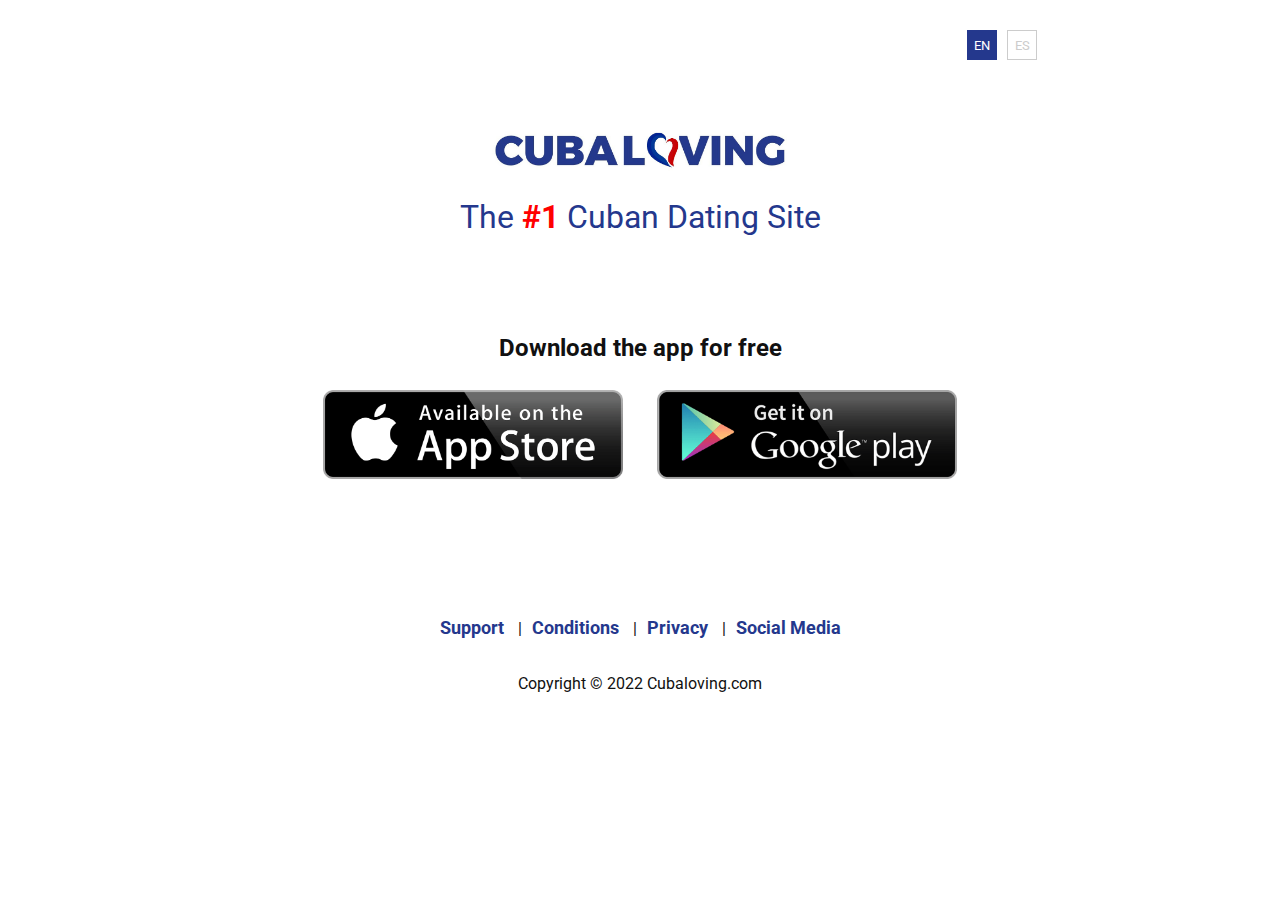
<file: index.html>
<!doctype html>
<html>
<head>
<meta charset="utf-8">
	<meta name="viewport" content="width=device-width, initial-scale=1">
	<link rel="preconnect" href="https://fonts.googleapis.com">
<link rel="preconnect" href="https://fonts.gstatic.com" crossorigin>
<link href="https://fonts.googleapis.com/css2?family=Roboto:ital,wght@0,400;0,700;1,400&display=swap" rel="stylesheet">
<title>Cuba Loving</title>
<link href="css/styles.css" rel="stylesheet" type="text/css">
</head>

<body>
	<div class="wrap">
		<div class="langs">
			<a class="active" href="index.html">EN</a>
			<a href="es_index.html">ES</a>
		</div>
		<div class="logo">
			<a href="index.html"><img src="img/logo.png" alt="CubaLoving logo"></a>
		</div>
		<div class="slogan">The <span>#1</span> Cuban Dating Site</div>
		
		
		<div class="download">
			<span>Download the app for free</span>
			<div class="overflow">
				<a href="#" target="_blank">
					<img src="img/appStore.png" alt="AppStore">
				</a>
				<a href="#" target="_blank">
					<img src="img/appGooglePlay.png" alt="GooglePlay">
				</a>
			</div>
		</div>
		
		<div class="menu">
			<ul>
				<li><a href="support.html">Support</a></li>
				<li><a href="conditions.html">Conditions</a></li>
				<li><a href="privacy.html">Privacy</a></li>
				<li><a href="https://www.instagram.com/cubaloving/" target="_blank">Social Media</a></li>
			</ul>
			<p>Copyright &copy; 2022 Cubaloving.com</p>
		</div>
		
		
		
		
	</div>
</body>
</html>
</file>
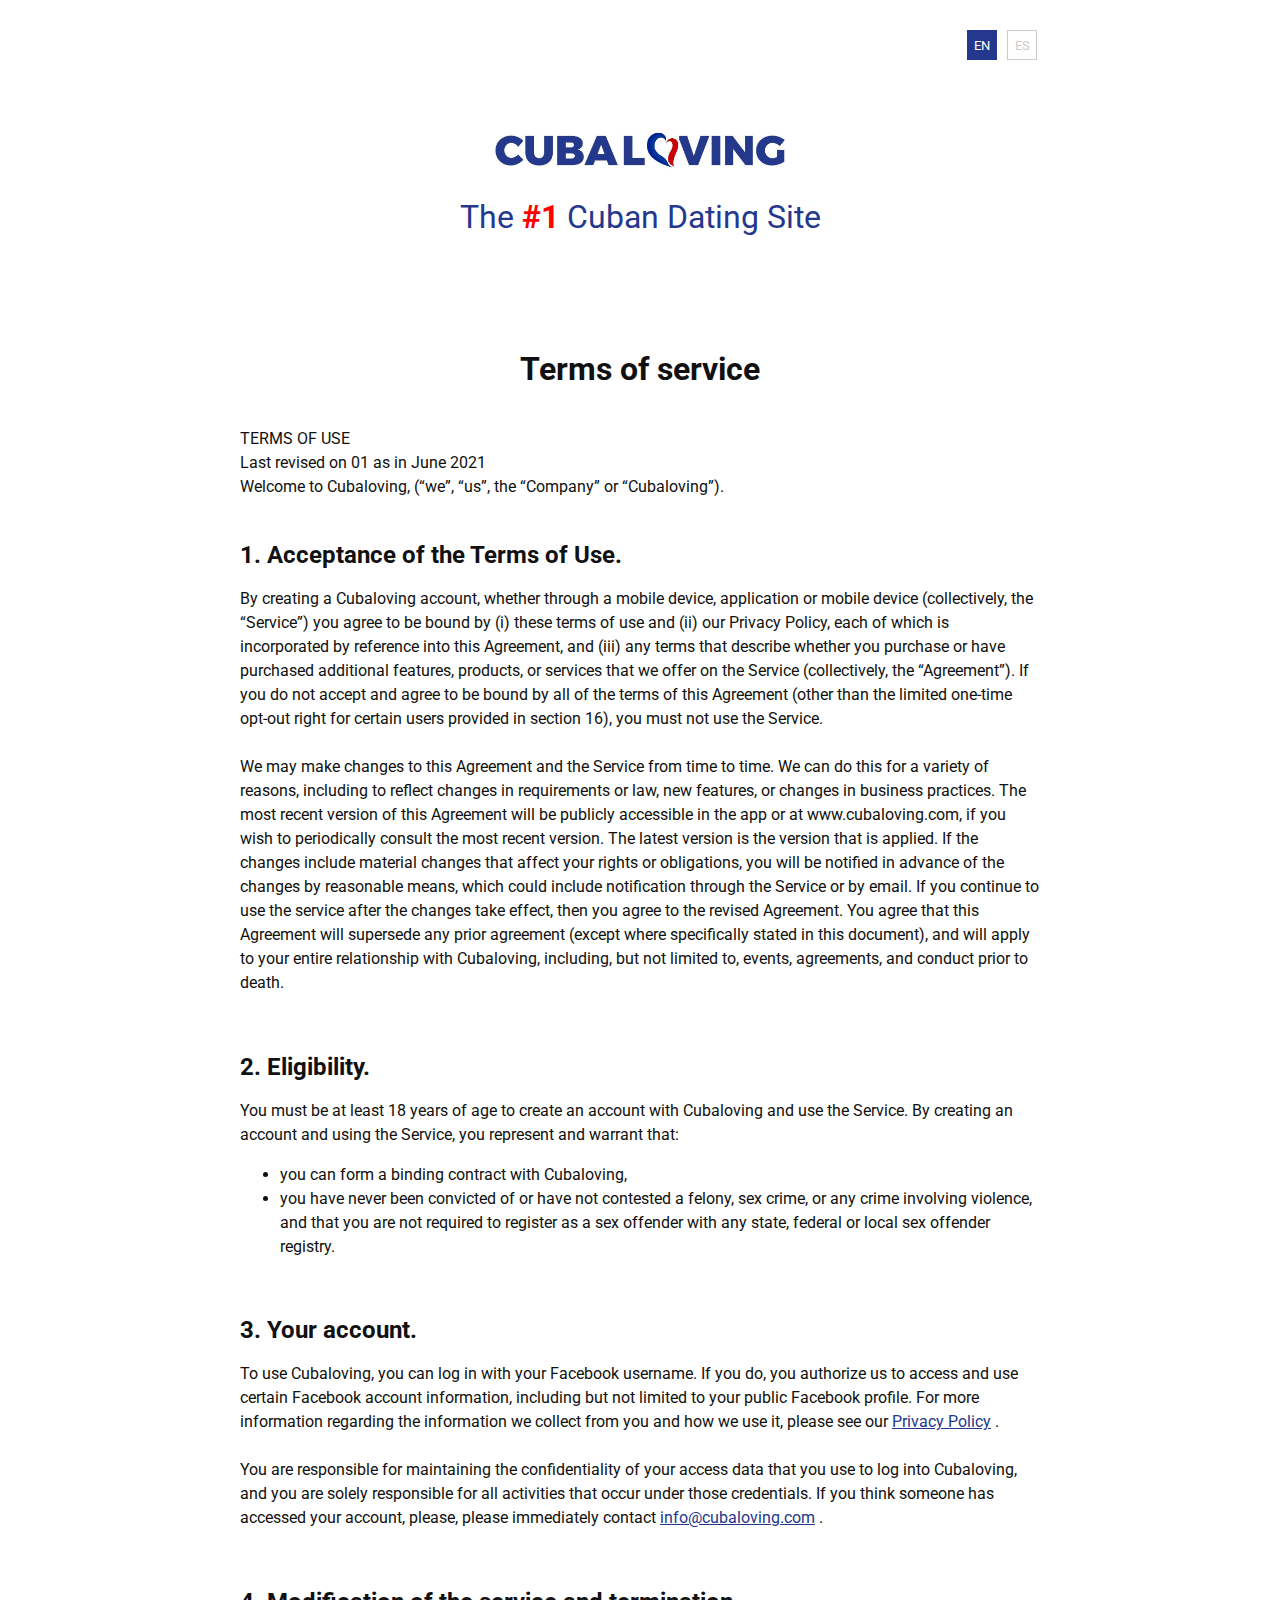
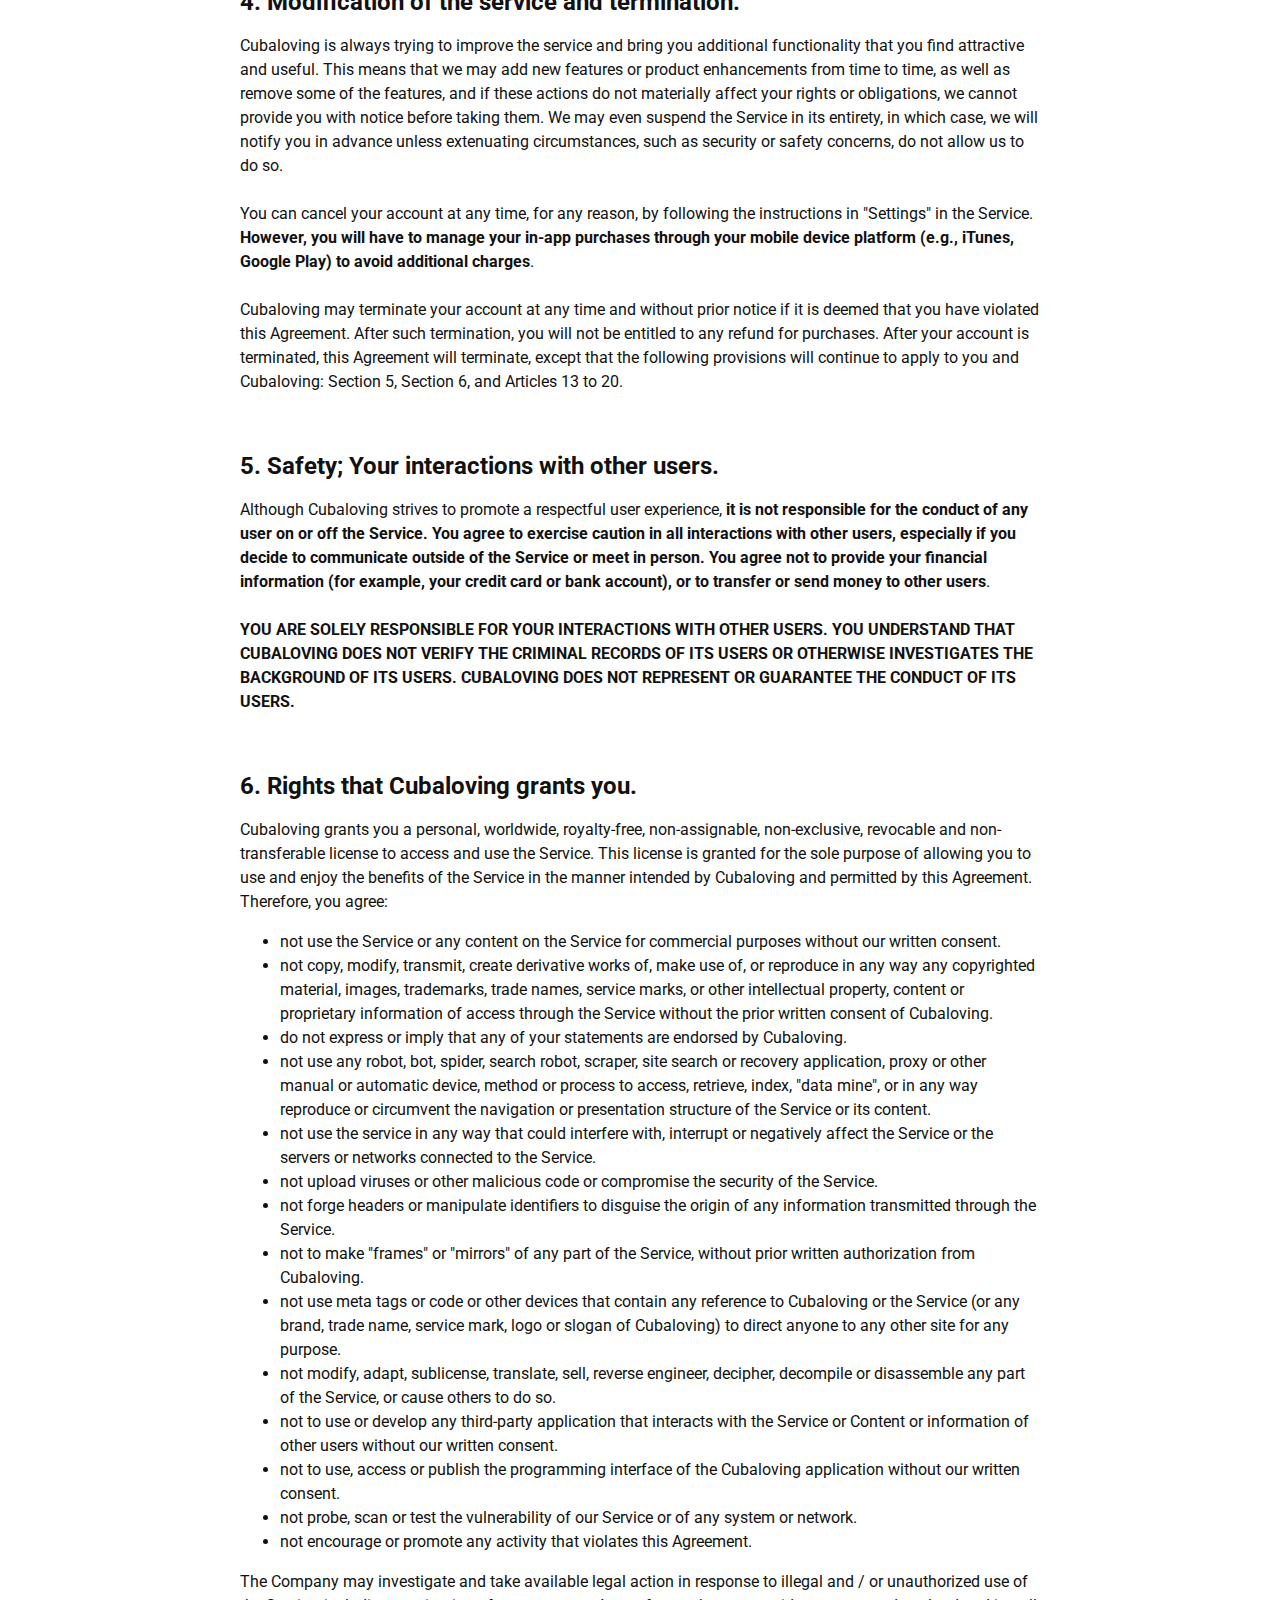
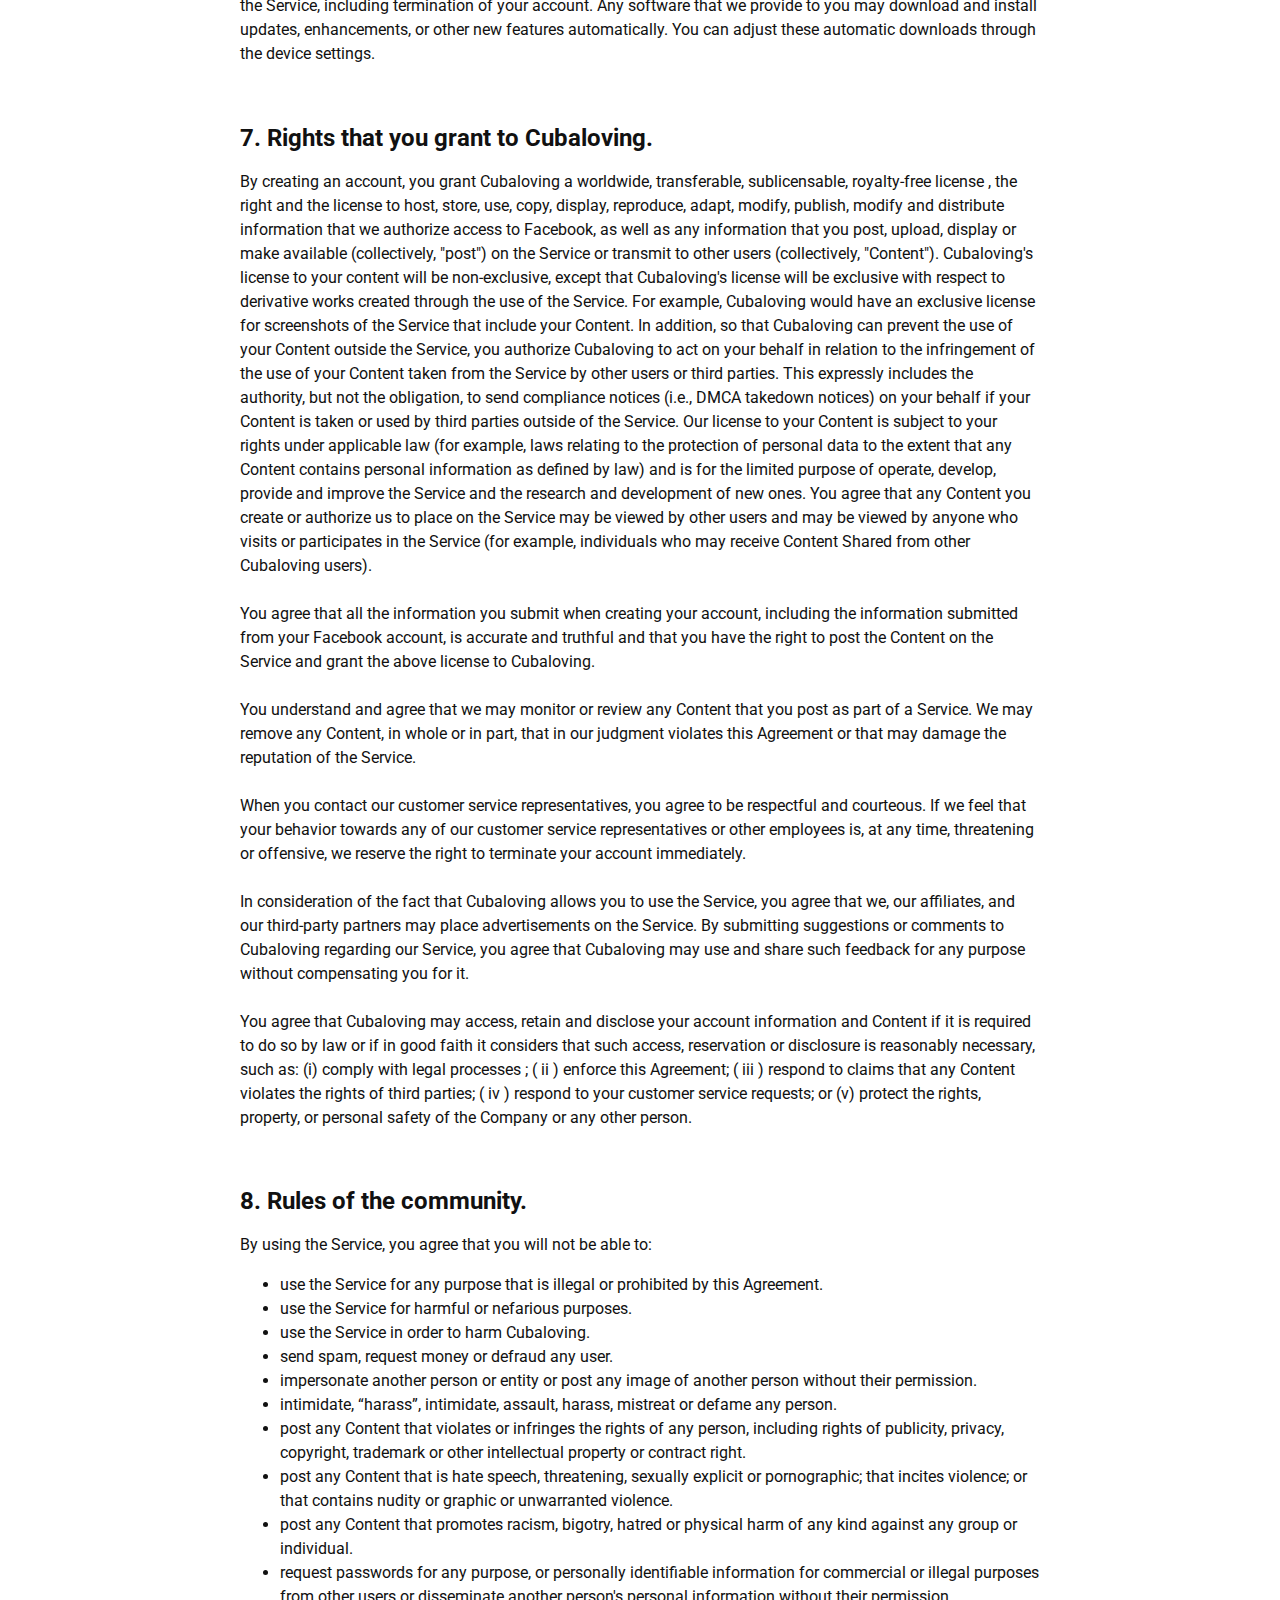
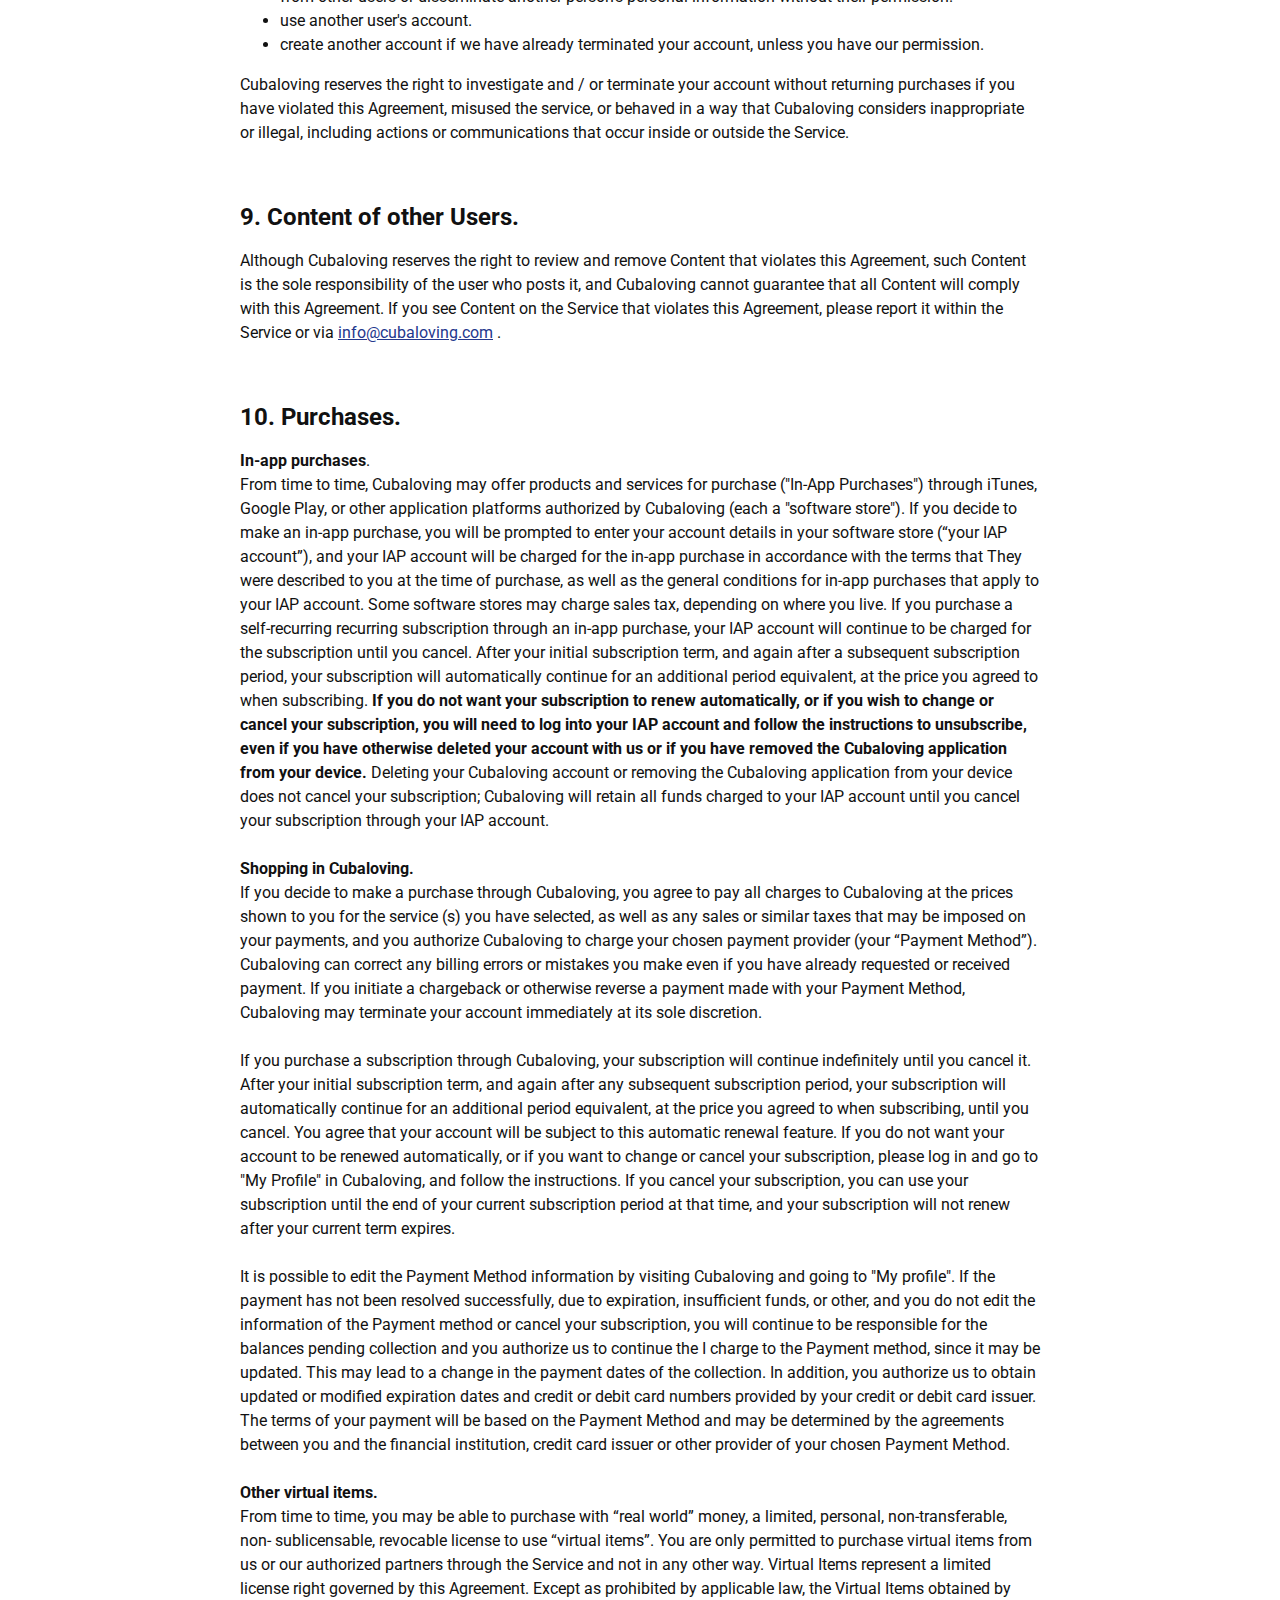
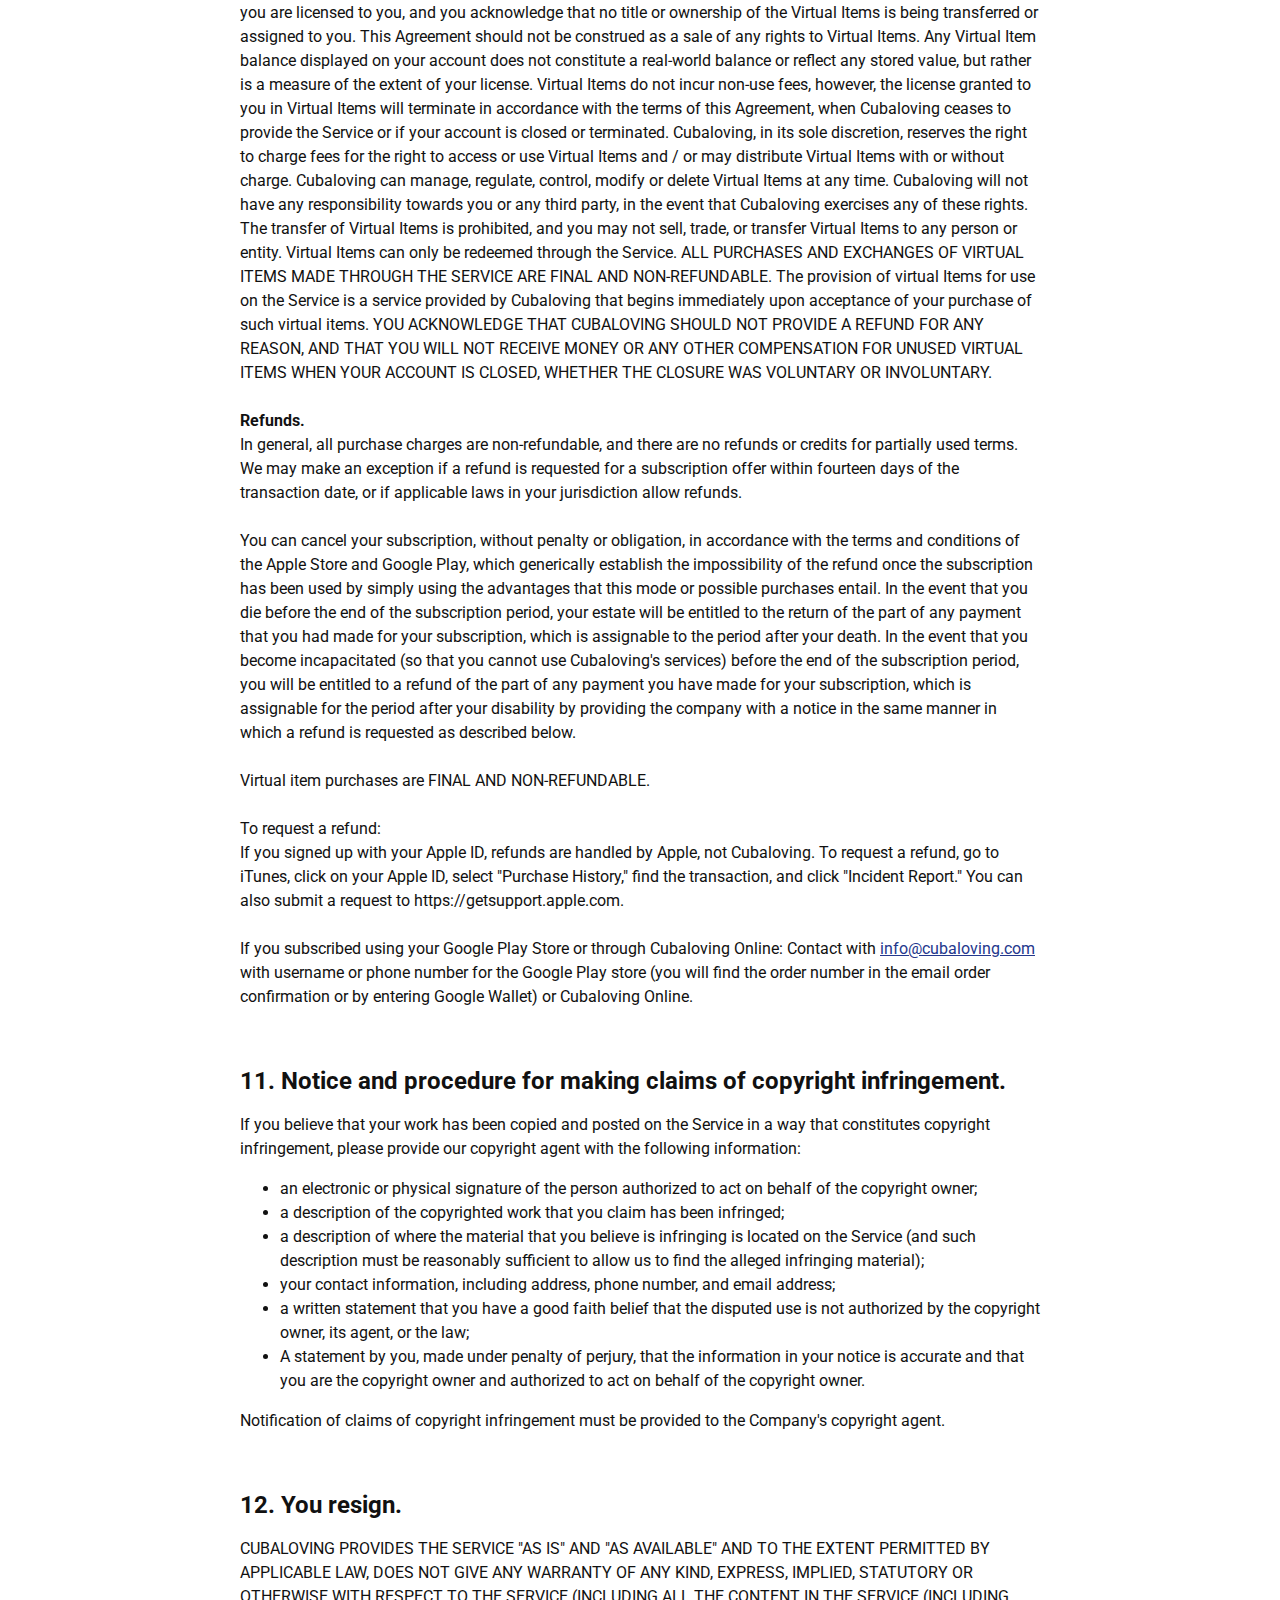
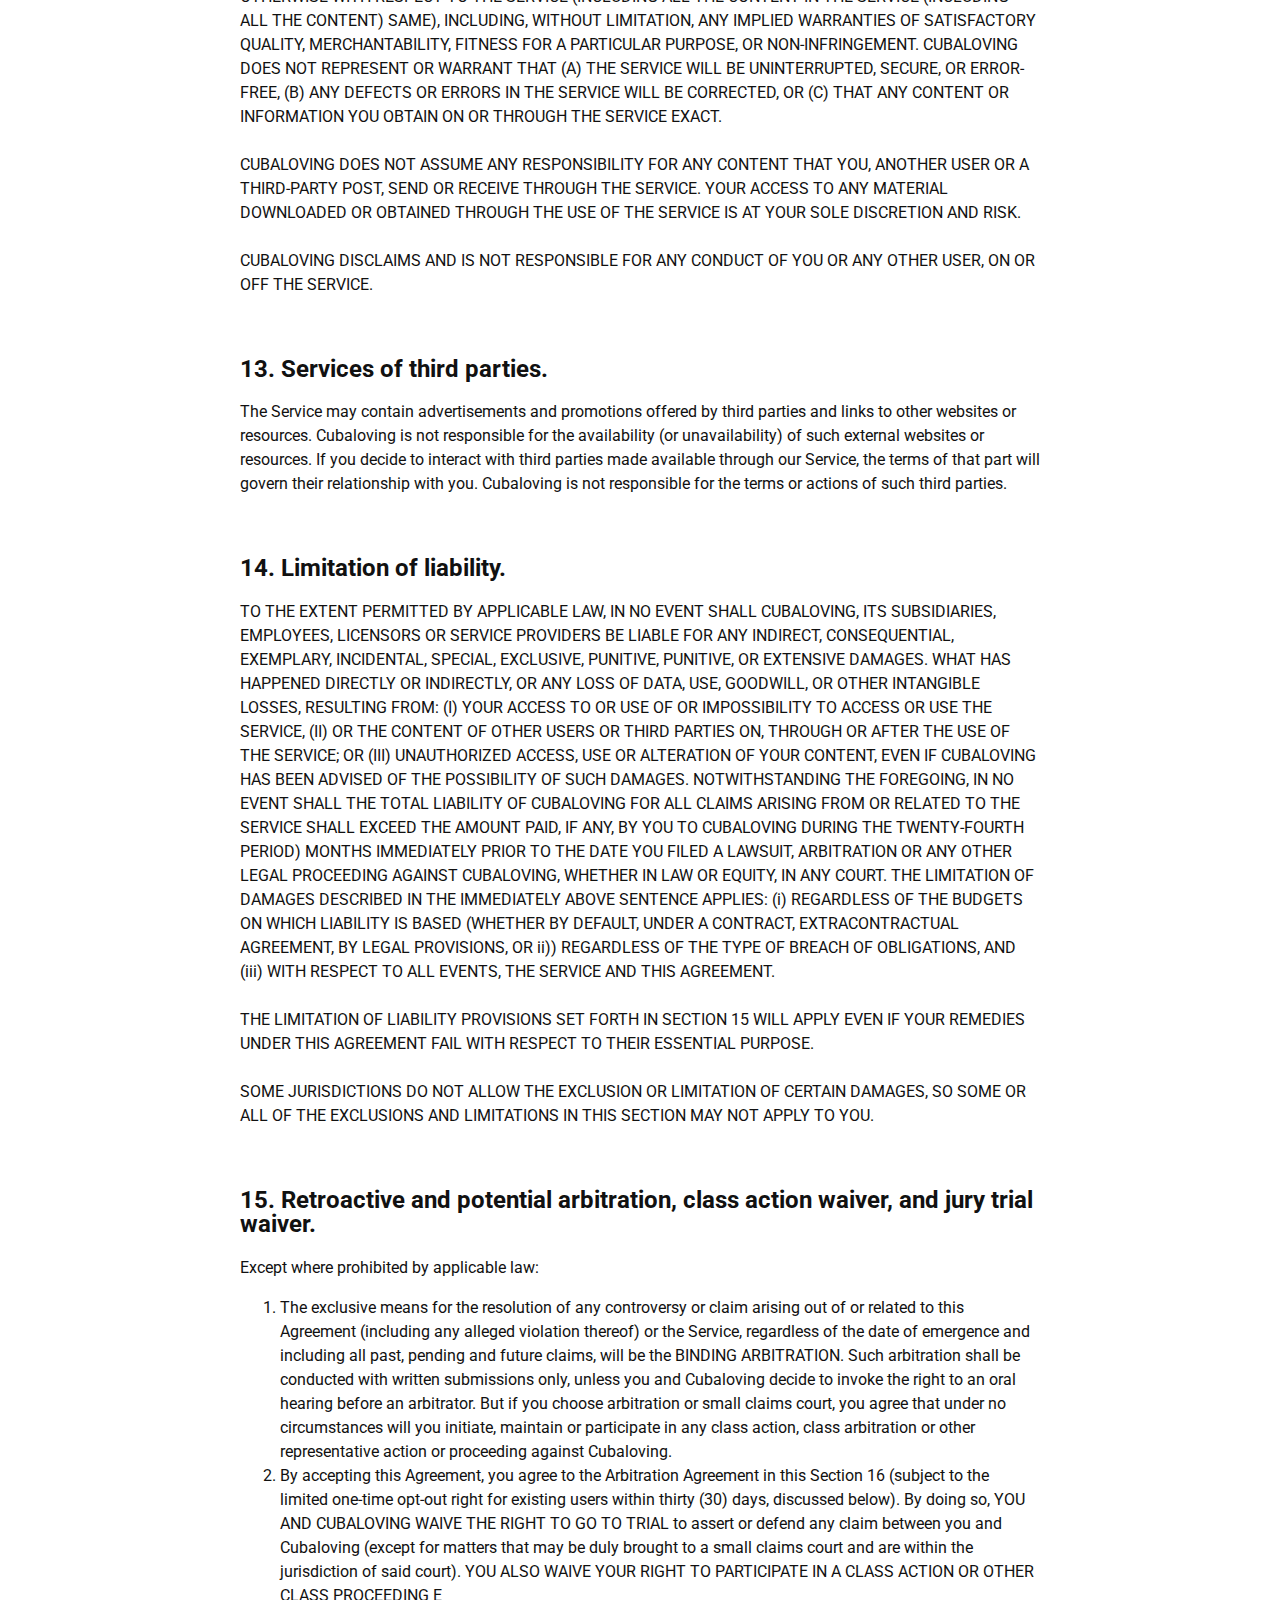
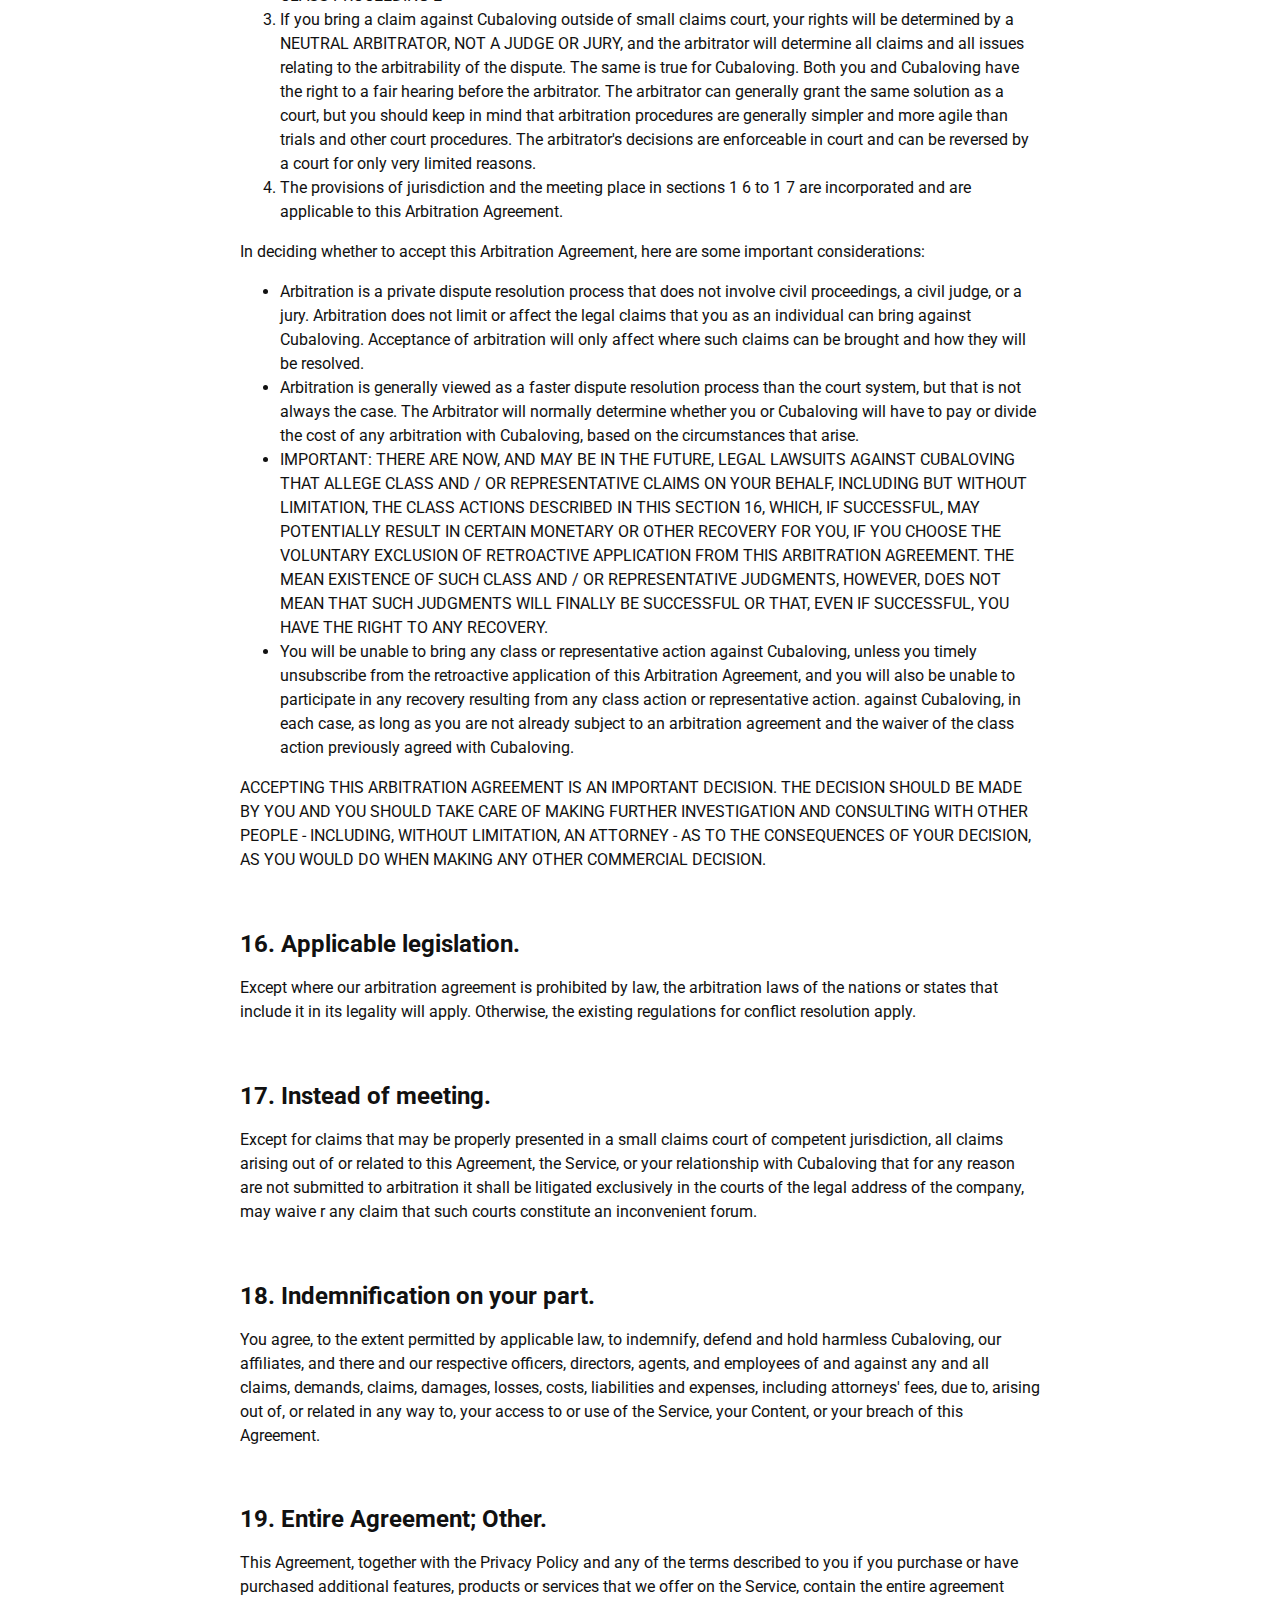
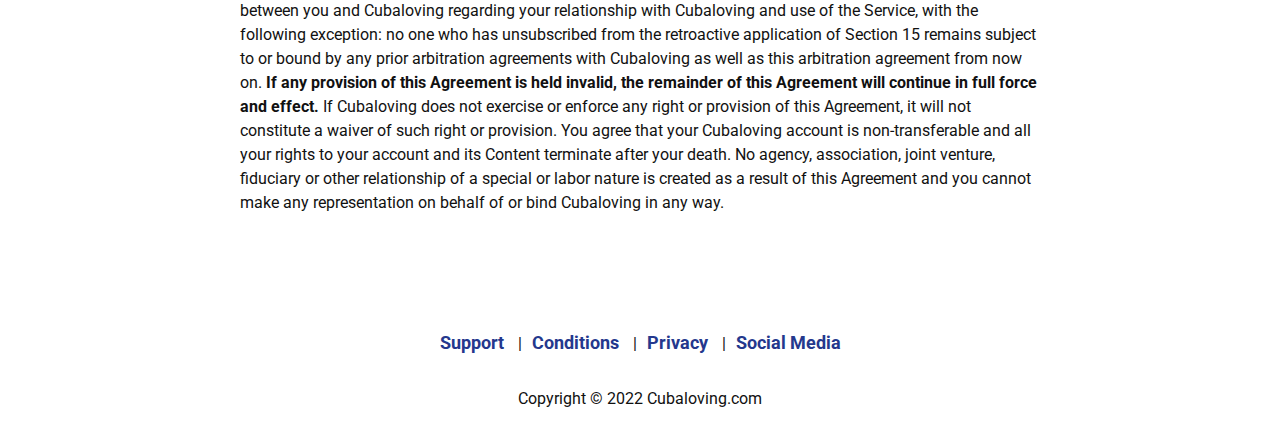
<file: conditions.html>
<!doctype html>
<html>
<head>
<meta charset="utf-8">
	<meta name="viewport" content="width=device-width, initial-scale=1">
	<link rel="preconnect" href="https://fonts.googleapis.com">
<link rel="preconnect" href="https://fonts.gstatic.com" crossorigin>
<link href="https://fonts.googleapis.com/css2?family=Roboto:ital,wght@0,400;0,700;1,400&display=swap" rel="stylesheet">
<title>Cuba Loving</title>
<link href="css/styles.css" rel="stylesheet" type="text/css">
</head>

<body>
	<div class="wrap">
		<div class="langs">
			<a class="active" href="index.html">EN</a>
			<a href="es_index.html">ES</a>
		</div>
		<div class="logo">
			<a href="index.html"><img src="img/logo.png" alt="CubaLoving logo"></a>
		</div>
		<div class="slogan">The <span>#1</span> Cuban Dating Site</div>
		
		
		<div class="content">
			<h1>Terms of service</h1>
			<br>
			TERMS OF USE<br>
Last revised on 01 as in June 2021<br>
Welcome to Cubaloving, (“we”, “us”, the “Company” or “Cubaloving”).<br><br>

			
			
			
			
			<h2>1. Acceptance of the Terms of Use.</h2>
			<p>By creating a Cubaloving account, whether through a mobile device, application or mobile device (collectively, the “Service”) you agree to be bound by (i) these terms of use and (ii) our Privacy Policy, each of which is incorporated by reference into this Agreement, and (iii) any terms that describe whether you purchase or have purchased additional features, products, or services that we offer on the Service (collectively, the “Agreement”). If you do not accept and agree to be bound by all of the terms of this Agreement (other than the limited one-time opt-out right for certain users provided in section 16), you must not use the Service. <br><br>
We may make changes to this Agreement and the Service from time to time. We can do this for a variety of reasons, including to reflect changes in requirements or law, new features, or changes in business practices. The most recent version of this Agreement will be publicly accessible in the app or at www.cubaloving.com, if you wish to periodically consult the most recent version. The latest version is the version that is applied. If the changes include material changes that affect your rights or obligations, you will be notified in advance of the changes by reasonable means, which could include notification through the Service or by email. If you continue to use the service after the changes take effect, then you agree to the revised Agreement. You agree that this Agreement will supersede any prior agreement (except where specifically stated in this document), and will apply to your entire relationship with Cubaloving, including, but not limited to, events, agreements, and conduct prior to death.
</p>			
			<br>
			
			<h2>2.	Eligibility.</h2>
			<p>You must be at least 18 years of age to create an account with Cubaloving and use the Service. By creating an account and using the Service, you represent and warrant that:
			<ul>
			<li>you can form a binding contract with Cubaloving,</li>
<li>you have never been convicted of or have not contested a felony, sex crime, or any crime involving violence, and that you are not required to register as a sex offender with any state, federal or local sex offender registry.</li>
			</ul>

</p>
			<br>
			
			<h2>3.	Your account.</h2>
			<p>To use Cubaloving, you can log in with your Facebook username. If you do, you authorize us to access and use certain Facebook account information, including but not limited to your public Facebook profile. For more information regarding the information we collect from you and how we use it, please see our <a href="privacy.html">Privacy Policy</a>
				. <br><br>
You are responsible for maintaining the confidentiality of your access data that you use to log into Cubaloving, and you are solely responsible for all activities that occur under those credentials. If you think someone has accessed your account, please, please immediately contact <a href="mailto:info@cubaloving.com">info@cubaloving.com</a>
. </p>
			<br>
			
			<h2>4.	Modification of the service and termination.</h2>
			<p>Cubaloving is always trying to improve the service and bring you additional functionality that you find attractive and useful. This means that we may add new features or product enhancements from time to time, as well as remove some of the features, and if these actions do not materially affect your rights or obligations, we cannot provide you with notice before taking them. We may even suspend the Service in its entirety, in which case, we will notify you in advance unless extenuating circumstances, such as security or safety concerns, do not allow us to do so.<br><br>
You can cancel your account at any time, for any reason, by following the instructions in "Settings" in the Service. <strong>However, you will have to manage your in-app purchases through your mobile device platform (e.g., iTunes, Google Play) to avoid additional charges</strong>. <br><br>
Cubaloving may terminate your account at any time and without prior notice if it is deemed that you have violated this Agreement. After such termination, you will not be entitled to any refund for purchases. After your account is terminated, this Agreement will terminate, except that the following provisions will continue to apply to you and Cubaloving: Section 5, Section 6, and Articles 13 to 20.
</p>
			<br>
			
			<h2>5.	Safety; Your interactions with other users.</h2>
			<p>Although Cubaloving strives to promote a respectful user experience, <strong>it is not responsible for the conduct of any user on or off the Service. You agree to exercise caution in all interactions with other users, especially if you decide to communicate outside of the Service or meet in person. You agree not to provide your financial information (for example, your credit card or bank account), or to transfer or send money to other users</strong>. <br><br>
<strong>YOU ARE SOLELY RESPONSIBLE FOR YOUR INTERACTIONS WITH OTHER USERS. YOU UNDERSTAND THAT CUBALOVING DOES NOT VERIFY THE CRIMINAL RECORDS OF ITS USERS OR OTHERWISE INVESTIGATES THE BACKGROUND OF ITS USERS. CUBALOVING DOES NOT REPRESENT OR GUARANTEE THE CONDUCT OF ITS USERS.</strong>    
</p>
			<br>
			
			<h2>6.	Rights that Cubaloving grants you.</h2>
			<p>Cubaloving grants you a personal, worldwide, royalty-free, non-assignable, non-exclusive, revocable and non-transferable license to access and use the Service. This license is granted for the sole purpose of allowing you to use and enjoy the benefits of the Service in the manner intended by Cubaloving and permitted by this Agreement. Therefore, you agree:
			<ul>
<li>not use the Service or any content on the Service for commercial purposes without our written consent.</li>
<li>not copy, modify, transmit, create derivative works of, make use of, or reproduce in any way any copyrighted material, images, trademarks, trade names, service marks, or other intellectual property, content or proprietary information of access through the Service without the prior written consent of Cubaloving.</li>
<li>do not express or imply that any of your statements are endorsed by Cubaloving.</li>
<li>not use any robot, bot, spider, search robot, scraper, site search or recovery application, proxy or other manual or automatic device, method or process to access, retrieve, index, "data mine", or in any way reproduce or circumvent the navigation or presentation structure of the Service or its content.</li>
<li>not use the service in any way that could interfere with, interrupt or negatively affect the Service or the servers or networks connected to the Service.</li>
<li>not upload viruses or other malicious code or compromise the security of the Service.</li>
<li>not forge headers or manipulate identifiers to disguise the origin of any information transmitted through the Service.</li>
<li>not to make "frames" or "mirrors" of any part of the Service, without prior written authorization from Cubaloving.</li>
<li>not use meta tags or code or other devices that contain any reference to Cubaloving or the Service (or any brand, trade name, service mark, logo or slogan of Cubaloving) to direct anyone to any other site for any purpose.</li>
<li>not modify, adapt, sublicense, translate, sell, reverse engineer, decipher, decompile or disassemble any part of the Service, or cause others to do so.</li>
<li>not to use or develop any third-party application that interacts with the Service or Content or information of other users without our written consent.</li>
<li>not to use, access or publish the programming interface of the Cubaloving application without our written consent.</li>
<li>not probe, scan or test the vulnerability of our Service or of any system or network.</li>
<li>not encourage or promote any activity that violates this Agreement.</li>
			</ul>
The Company may investigate and take available legal action in response to illegal and / or unauthorized use of the Service, including termination of your account.
Any software that we provide to you may download and install updates, enhancements, or other new features automatically. You can adjust these automatic downloads through the device settings.
</p>
			<br>
			
			<h2>7.	Rights that you grant to Cubaloving.</h2>
			<p>By creating an account, you grant Cubaloving a worldwide, transferable, sublicensable, royalty-free license , the right and the license to host, store, use, copy, display, reproduce, adapt, modify, publish, modify and distribute information that we authorize access to Facebook, as well as any information that you post, upload, display or make available (collectively, "post") on the Service or transmit to other users (collectively, "Content"). Cubaloving's license to your content will be non-exclusive, except that Cubaloving's license will be exclusive with respect to derivative works created through the use of the Service. For example, Cubaloving would have an exclusive license for screenshots of the Service that include your Content. In addition, so that Cubaloving can prevent the use of your Content outside the Service, you authorize Cubaloving to act on your behalf in relation to the infringement of the use of your Content taken from the Service by other users or third parties. This expressly includes the authority, but not the obligation, to send compliance notices (i.e., DMCA takedown notices) on your behalf if your Content is taken or used by third parties outside of the Service. Our license to your Content is subject to your rights under applicable law (for example, laws relating to the protection of personal data to the extent that any Content contains personal information as defined by law) and is for the limited purpose of operate, develop, provide and improve the Service and the research and development of new ones. You agree that any Content you create or authorize us to place on the Service may be viewed by other users and may be viewed by anyone who visits or participates in the Service (for example, individuals who may receive Content Shared from other Cubaloving users).<br><br>
You agree that all the information you submit when creating your account, including the information submitted from your Facebook account, is accurate and truthful and that you have the right to post the Content on the Service and grant the above license to Cubaloving.<br><br>
You understand and agree that we may monitor or review any Content that you post as part of a Service. We may remove any Content, in whole or in part, that in our judgment violates this Agreement or that may damage the reputation of the Service.<br><br>
When you contact our customer service representatives, you agree to be respectful and courteous. If we feel that your behavior towards any of our customer service representatives or other employees is, at any time, threatening or offensive, we reserve the right to terminate your account immediately.<br><br>
In consideration of the fact that Cubaloving allows you to use the Service, you agree that we, our affiliates, and our third-party partners may place advertisements on the Service. By submitting suggestions or comments to Cubaloving regarding our Service, you agree that Cubaloving may use and share such feedback for any purpose without compensating you for it.<br><br>
You agree that Cubaloving may access, retain and disclose your account information and Content if it is required to do so by law or if in good faith it considers that such access, reservation or disclosure is reasonably necessary, such as: (i) comply with legal processes ; ( ii ) enforce this Agreement; ( iii ) respond to claims that any Content violates the rights of third parties; ( iv ) respond to your customer service requests; or (v) protect the rights, property, or personal safety of the Company or any other person.
</p>
			<br>
			
			<h2>8.	Rules of the community.</h2>
			<p>By using the Service, you agree that you will not be able to:
			<ul>
<li>use the Service for any purpose that is illegal or prohibited by this Agreement.</li>
<li>use the Service for harmful or nefarious purposes.</li>
<li>use the Service in order to harm Cubaloving.</li>
<li>send spam, request money or defraud any user.</li>
<li>impersonate another person or entity or post any image of another person without their permission.</li>
<li>intimidate, “harass”, intimidate, assault, harass, mistreat or defame any person.</li>
<li>post any Content that violates or infringes the rights of any person, including rights of publicity, privacy, copyright, trademark or other intellectual property or contract right.</li>
<li>post any Content that is hate speech, threatening, sexually explicit or pornographic; that incites violence; or that contains nudity or graphic or unwarranted violence.</li>
<li>post any Content that promotes racism, bigotry, hatred or physical harm of any kind against any group or individual.</li>
<li>request passwords for any purpose, or personally identifiable information for commercial or illegal purposes from other users or disseminate another person's personal information without their permission.</li>
<li>use another user's account.</li>
<li>create another account if we have already terminated your account, unless you have our permission.</li>
	</ul>
Cubaloving reserves the right to investigate and / or terminate your account without returning purchases if you have violated this Agreement, misused the service, or behaved in a way that Cubaloving considers inappropriate or illegal, including actions or communications that occur inside or outside the Service.
</p>
			<br>
			
			<h2>9.	Content of other Users.</h2>
			<p>Although Cubaloving reserves the right to review and remove Content that violates this Agreement, such Content is the sole responsibility of the user who posts it, and Cubaloving cannot guarantee that all Content will comply with this Agreement. If you see Content on the Service that violates this Agreement, please report it within the Service or via <a href="mailto:info@cubaloving.com">info@cubaloving.com</a>
			.</p>
			<br>
			
			<h2>10.	Purchases.</h2>
			<p><strong>In-app purchases</strong>. <br>From time to time, Cubaloving may offer products and services for purchase ("In-App Purchases") through iTunes, Google Play, or other application platforms authorized by Cubaloving (each a "software store"). If you decide to make an in-app purchase, you will be prompted to enter your account details in your software store (“your IAP account”), and your IAP account will be charged for the in-app purchase in accordance with the terms that They were described to you at the time of purchase, as well as the general conditions for in-app purchases that apply to your IAP account. Some software stores may charge sales tax, depending on where you live. If you purchase a self-recurring recurring subscription through an in-app purchase, your IAP account will continue to be charged for the subscription until you cancel. After your initial subscription term, and again after a subsequent subscription period, your subscription will automatically continue for an additional period equivalent, at the price you agreed to when subscribing. <strong>If you do not want your subscription to renew automatically, or if you wish to change or cancel your subscription, you will need to log into your IAP account and follow the instructions to unsubscribe, even if you have otherwise deleted your account with us or if you have removed the Cubaloving application from your device.</strong> Deleting your Cubaloving account or removing the Cubaloving application from your device does not cancel your subscription; Cubaloving will retain all funds charged to your IAP account until you cancel your subscription through your IAP account.       <br><br>
<strong>Shopping in Cubaloving.</strong><br>
If you decide to make a purchase through Cubaloving, you agree to pay all charges to Cubaloving at the prices shown to you for the service (s) you have selected, as well as any sales or similar taxes that may be imposed on your payments, and you authorize Cubaloving to charge your chosen payment provider (your “Payment Method”). Cubaloving can correct any billing errors or mistakes you make even if you have already requested or received payment. If you initiate a chargeback or otherwise reverse a payment made with your Payment Method, Cubaloving may terminate your account immediately at its sole discretion.<br><br>
If you purchase a subscription through Cubaloving, your subscription will continue indefinitely until you cancel it. After your initial subscription term, and again after any subsequent subscription period, your subscription will automatically continue for an additional period equivalent, at the price you agreed to when subscribing, until you cancel. You agree that your account will be subject to this automatic renewal feature. If you do not want your account to be renewed automatically, or if you want to change or cancel your subscription, please log in and go to "My Profile" in Cubaloving, and follow the instructions. If you cancel your subscription, you can use your subscription until the end of your current subscription period at that time, and your subscription will not renew after your current term expires.<br><br>
It is possible to edit the Payment Method information by visiting Cubaloving and going to "My profile". If the payment has not been resolved successfully, due to expiration, insufficient funds, or other, and you do not edit the information of the Payment method or cancel your subscription, you will continue to be responsible for the balances pending collection and you authorize us to continue the I charge to the Payment method, since it may be updated. This may lead to a change in the payment dates of the collection. In addition, you authorize us to obtain updated or modified expiration dates and credit or debit card numbers provided by your credit or debit card issuer. The terms of your payment will be based on the Payment Method and may be determined by the agreements between you and the financial institution, credit card issuer or other provider of your chosen Payment Method.<br><br>
<strong>Other virtual items.</strong> <br>From time to time, you may be able to purchase with “real world” money, a limited, personal, non-transferable, non- sublicensable, revocable license to use “virtual items”. You are only permitted to purchase virtual items from us or our authorized partners through the Service and not in any other way. Virtual Items represent a limited license right governed by this Agreement. Except as prohibited by applicable law, the Virtual Items obtained by you are licensed to you, and you acknowledge that no title or ownership of the Virtual Items is being transferred or assigned to you. This Agreement should not be construed as a sale of any rights to Virtual Items. Any Virtual Item balance displayed on your account does not constitute a real-world balance or reflect any stored value, but rather is a measure of the extent of your license. Virtual Items do not incur non-use fees, however, the license granted to you in Virtual Items will terminate in accordance with the terms of this Agreement, when Cubaloving ceases to provide the Service or if your account is closed or terminated. Cubaloving, in its sole discretion, reserves the right to charge fees for the right to access or use Virtual Items and / or may distribute Virtual Items with or without charge. Cubaloving can manage, regulate, control, modify or delete Virtual Items at any time. Cubaloving will not have any responsibility towards you or any third party, in the event that Cubaloving exercises any of these rights. The transfer of Virtual Items is prohibited, and you may not sell, trade, or transfer Virtual Items to any person or entity. Virtual Items can only be redeemed through the Service. ALL PURCHASES AND EXCHANGES OF VIRTUAL ITEMS MADE THROUGH THE SERVICE ARE FINAL AND NON-REFUNDABLE. The provision of virtual Items for use on the Service is a service provided by Cubaloving that begins immediately upon acceptance of your purchase of such virtual items. YOU ACKNOWLEDGE THAT CUBALOVING SHOULD NOT PROVIDE A REFUND FOR ANY REASON, AND THAT YOU WILL NOT RECEIVE MONEY OR ANY OTHER COMPENSATION FOR UNUSED VIRTUAL ITEMS WHEN YOUR ACCOUNT IS CLOSED, WHETHER THE CLOSURE WAS VOLUNTARY OR INVOLUNTARY. <br><br>               
<strong>Refunds.</strong> <br>In general, all purchase charges are non-refundable, and there are no refunds or credits for partially used terms. We may make an exception if a refund is requested for a subscription offer within fourteen days of the transaction date, or if applicable laws in your jurisdiction allow refunds.  <br><br>
You can cancel your subscription, without penalty or obligation, in accordance with the terms and conditions of the Apple Store and Google Play, which generically establish the impossibility of the refund once the subscription has been used by simply using the advantages that this mode or possible purchases entail. In the event that you die before the end of the subscription period, your estate will be entitled to the return of the part of any payment that you had made for your subscription, which is assignable to the period after your death. In the event that you become incapacitated (so that you cannot use Cubaloving's services) before the end of the subscription period, you will be entitled to a refund of the part of any payment you have made for your subscription, which is assignable for the period after your disability by providing the company with a notice in the same manner in which a refund is requested as described below.<br><br>
Virtual item purchases are FINAL AND NON-REFUNDABLE.<br><br>
To request a refund:<br>
If you signed up with your Apple ID, refunds are handled by Apple, not Cubaloving. To request a refund, go to iTunes, click on your Apple ID, select "Purchase History," find the transaction, and click "Incident Report." You can also submit a request to https://getsupport.apple.com. <br><br> 
If you subscribed using your Google Play Store or through Cubaloving Online: Contact with <a href="mailto:info@cubaloving.com">info@cubaloving.com</a>
with username or phone number for the Google Play store (you will find the order number in the email order confirmation or by entering Google Wallet) or Cubaloving Online. </p>
			<br>
			
			<h2>11.	Notice and procedure for making claims of copyright infringement.</h2>
			<p>If you believe that your work has been copied and posted on the Service in a way that constitutes copyright infringement, please provide our copyright agent with the following information:
<ul>
<li>an electronic or physical signature of the person authorized to act on behalf of the copyright owner;</li>
<li>a description of the copyrighted work that you claim has been infringed;</li>
<li>a description of where the material that you believe is infringing is located on the Service (and such description must be reasonably sufficient to allow us to find the alleged infringing material);</li>
<li>your contact information, including address, phone number, and email address;</li>
<li>a written statement that you have a good faith belief that the disputed use is not authorized by the copyright owner, its agent, or the law; </li>
<li>A statement by you, made under penalty of perjury, that the information in your notice is accurate and that you are the copyright owner and authorized to act on behalf of the copyright owner.</li>
	</ul>
Notification of claims of copyright infringement must be provided to the Company's copyright agent.

			</p>
			<br>
			
			<h2>12.	You resign.</h2>
			<p>CUBALOVING PROVIDES THE SERVICE "AS IS" AND "AS AVAILABLE" AND TO THE EXTENT PERMITTED BY APPLICABLE LAW, DOES NOT GIVE ANY WARRANTY OF ANY KIND, EXPRESS, IMPLIED, STATUTORY OR OTHERWISE WITH RESPECT TO THE SERVICE (INCLUDING ALL THE CONTENT IN THE SERVICE (INCLUDING ALL THE CONTENT) SAME), INCLUDING, WITHOUT LIMITATION, ANY IMPLIED WARRANTIES OF SATISFACTORY QUALITY, MERCHANTABILITY, FITNESS FOR A PARTICULAR PURPOSE, OR NON-INFRINGEMENT. CUBALOVING DOES NOT REPRESENT OR WARRANT THAT (A) THE SERVICE WILL BE UNINTERRUPTED, SECURE, OR ERROR-FREE, (B) ANY DEFECTS OR ERRORS IN THE SERVICE WILL BE CORRECTED, OR (C) THAT ANY CONTENT OR INFORMATION YOU OBTAIN ON OR THROUGH THE SERVICE EXACT.<br><br>
CUBALOVING DOES NOT ASSUME ANY RESPONSIBILITY FOR ANY CONTENT THAT YOU, ANOTHER USER OR A THIRD-PARTY POST, SEND OR RECEIVE THROUGH THE SERVICE. YOUR ACCESS TO ANY MATERIAL DOWNLOADED OR OBTAINED THROUGH THE USE OF THE SERVICE IS AT YOUR SOLE DISCRETION AND RISK.<br><br>
CUBALOVING DISCLAIMS AND IS NOT RESPONSIBLE FOR ANY CONDUCT OF YOU OR ANY OTHER USER, ON OR OFF THE SERVICE.

			</p>
			<br>
			
			<h2>13.	Services of third parties.</h2>
			<p>The Service may contain advertisements and promotions offered by third parties and links to other websites or resources. Cubaloving is not responsible for the availability (or unavailability) of such external websites or resources. If you decide to interact with third parties made available through our Service, the terms of that part will govern their relationship with you. Cubaloving is not responsible for the terms or actions of such third parties.
			</p>
			<br>
			
			<h2>14.	Limitation of liability.</h2>
			<p>TO THE EXTENT PERMITTED BY APPLICABLE LAW, IN NO EVENT SHALL CUBALOVING, ITS SUBSIDIARIES, EMPLOYEES, LICENSORS OR SERVICE PROVIDERS BE LIABLE FOR ANY INDIRECT, CONSEQUENTIAL, EXEMPLARY, INCIDENTAL, SPECIAL, EXCLUSIVE, PUNITIVE, PUNITIVE, OR EXTENSIVE DAMAGES. WHAT HAS HAPPENED DIRECTLY OR INDIRECTLY, OR ANY LOSS OF DATA, USE, GOODWILL, OR OTHER INTANGIBLE LOSSES, RESULTING FROM: (I) YOUR ACCESS TO OR USE OF OR IMPOSSIBILITY TO ACCESS OR USE THE SERVICE, (II) OR THE CONTENT OF OTHER USERS OR THIRD PARTIES ON, THROUGH OR AFTER THE USE OF THE SERVICE; OR (III) UNAUTHORIZED ACCESS, USE OR ALTERATION OF YOUR CONTENT, EVEN IF CUBALOVING HAS BEEN ADVISED OF THE POSSIBILITY OF SUCH DAMAGES. NOTWITHSTANDING THE FOREGOING, IN NO EVENT SHALL THE TOTAL LIABILITY OF CUBALOVING FOR ALL CLAIMS ARISING FROM OR RELATED TO THE SERVICE SHALL EXCEED THE AMOUNT PAID, IF ANY, BY YOU TO CUBALOVING DURING THE TWENTY-FOURTH PERIOD) MONTHS IMMEDIATELY PRIOR TO THE DATE YOU FILED A LAWSUIT, ARBITRATION OR ANY OTHER LEGAL PROCEEDING AGAINST CUBALOVING, WHETHER IN LAW OR EQUITY, IN ANY COURT. THE LIMITATION OF DAMAGES DESCRIBED IN THE IMMEDIATELY ABOVE SENTENCE APPLIES: (i) REGARDLESS OF THE BUDGETS ON WHICH LIABILITY IS BASED (WHETHER BY DEFAULT, UNDER A CONTRACT, EXTRACONTRACTUAL AGREEMENT, BY LEGAL PROVISIONS, OR ii)) REGARDLESS OF THE TYPE OF BREACH OF OBLIGATIONS, AND (iii) WITH RESPECT TO ALL EVENTS, THE SERVICE AND THIS AGREEMENT.  <br><br>
THE LIMITATION OF LIABILITY PROVISIONS SET FORTH IN SECTION 15 WILL APPLY EVEN IF YOUR REMEDIES UNDER THIS AGREEMENT FAIL WITH RESPECT TO THEIR ESSENTIAL PURPOSE.<br><br>
SOME JURISDICTIONS DO NOT ALLOW THE EXCLUSION OR LIMITATION OF CERTAIN DAMAGES, SO SOME OR ALL OF THE EXCLUSIONS AND LIMITATIONS IN THIS SECTION MAY NOT APPLY TO YOU.

			</p>
			<br>
			
			<h2>15.	Retroactive and potential arbitration, class action waiver, and jury trial waiver.</h2>
			<p>Except where prohibited by applicable law:
			<ol>
<li>The exclusive means for the resolution of any controversy or claim arising out of or related to this Agreement (including any alleged violation thereof) or the Service, regardless of the date of emergence and including all past, pending and future claims, will be the BINDING ARBITRATION. Such arbitration shall be conducted with written submissions only, unless you and Cubaloving decide to invoke the right to an oral hearing before an arbitrator. But if you choose arbitration or small claims court, you agree that under no circumstances will you initiate, maintain or participate in any class action, class arbitration or other representative action or proceeding against Cubaloving.</li>
<li>By accepting this Agreement, you agree to the Arbitration Agreement in this Section 16 (subject to the limited one-time opt-out right for existing users within thirty (30) days, discussed below). By doing so, YOU AND CUBALOVING WAIVE THE RIGHT TO GO TO TRIAL to assert or defend any claim between you and Cubaloving (except for matters that may be duly brought to a small claims court and are within the jurisdiction of said court). YOU ALSO WAIVE YOUR RIGHT TO PARTICIPATE IN A CLASS ACTION OR OTHER CLASS PROCEEDING E </li>
<li>If you bring a claim against Cubaloving outside of small claims court, your rights will be determined by a NEUTRAL ARBITRATOR, NOT A JUDGE OR JURY, and the arbitrator will determine all claims and all issues relating to the arbitrability of the dispute. The same is true for Cubaloving. Both you and Cubaloving have the right to a fair hearing before the arbitrator. The arbitrator can generally grant the same solution as a court, but you should keep in mind that arbitration procedures are generally simpler and more agile than trials and other court procedures. The arbitrator's decisions are enforceable in court and can be reversed by a court for only very limited reasons. </li>
<li>The provisions of jurisdiction and the meeting place in sections 1 6 to 1 7 are incorporated and are applicable to this Arbitration Agreement. </li>
</ol>

In deciding whether to accept this Arbitration Agreement, here are some important considerations:
 <ul>
<li>Arbitration is a private dispute resolution process that does not involve civil proceedings, a civil judge, or a jury. Arbitration does not limit or affect the legal claims that you as an individual can bring against Cubaloving. Acceptance of arbitration will only affect where such claims can be brought and how they will be resolved.</li>
 <li>Arbitration is generally viewed as a faster dispute resolution process than the court system, but that is not always the case. The Arbitrator will normally determine whether you or Cubaloving will have to pay or divide the cost of any arbitration with Cubaloving, based on the circumstances that arise.</li>
 <li>IMPORTANT: THERE ARE NOW, AND MAY BE IN THE FUTURE, LEGAL LAWSUITS AGAINST CUBALOVING THAT ALLEGE CLASS AND / OR REPRESENTATIVE CLAIMS ON YOUR BEHALF, INCLUDING BUT WITHOUT LIMITATION, THE CLASS ACTIONS DESCRIBED IN THIS SECTION 16, WHICH, IF SUCCESSFUL, MAY POTENTIALLY RESULT IN CERTAIN MONETARY OR OTHER RECOVERY FOR YOU, IF YOU CHOOSE THE VOLUNTARY EXCLUSION OF RETROACTIVE APPLICATION FROM THIS ARBITRATION AGREEMENT. THE MEAN EXISTENCE OF SUCH CLASS AND / OR REPRESENTATIVE JUDGMENTS, HOWEVER, DOES NOT MEAN THAT SUCH JUDGMENTS WILL FINALLY BE SUCCESSFUL OR THAT, EVEN IF SUCCESSFUL, YOU HAVE THE RIGHT TO ANY RECOVERY. </li>
 <li>You will be unable to bring any class or representative action against Cubaloving, unless you timely unsubscribe from the retroactive application of this Arbitration Agreement, and you will also be unable to participate in any recovery resulting from any class action or representative action. against Cubaloving, in each case, as long as you are not already subject to an arbitration agreement and the waiver of the class action previously agreed with Cubaloving.</li>
</ul>
ACCEPTING THIS ARBITRATION AGREEMENT IS AN IMPORTANT DECISION. THE DECISION SHOULD BE MADE BY YOU AND YOU SHOULD TAKE CARE OF MAKING FURTHER INVESTIGATION AND CONSULTING WITH OTHER PEOPLE - INCLUDING, WITHOUT LIMITATION, AN ATTORNEY - AS TO THE CONSEQUENCES OF YOUR DECISION, AS YOU WOULD DO WHEN MAKING ANY OTHER COMMERCIAL DECISION.

			</p>
			<br>
			
			<h2>16.	Applicable legislation.</h2>
			<p>Except where our arbitration agreement is prohibited by law, the arbitration laws of the nations or states that include it in its legality will apply. Otherwise, the existing regulations for conflict resolution apply.
			</p>
			<br>
			
			<h2>17.	Instead of meeting.</h2>
			<p>Except for claims that may be properly presented in a small claims court of competent jurisdiction, all claims arising out of or related to this Agreement, the Service, or your relationship with Cubaloving that for any reason are not submitted to arbitration it shall be litigated exclusively in the courts of the legal address of the company, may waive r any claim that such courts constitute an inconvenient forum.
			</p>
			<br>
			
			<h2>18.	Indemnification on your part.</h2>
			<p>You agree, to the extent permitted by applicable law, to indemnify, defend and hold harmless Cubaloving, our affiliates, and there and our respective officers, directors, agents, and employees of and against any and all claims, demands, claims, damages, losses, costs, liabilities and expenses, including attorneys' fees, due to, arising out of, or related in any way to, your access to or use of the Service, your Content, or your breach of this Agreement.
			</p>
			<br>
			
			<h2>19.	Entire Agreement; Other.</h2>
			<p>This Agreement, together with the Privacy Policy and any of the terms described to you if you purchase or have purchased additional features, products or services that we offer on the Service, contain the entire agreement between you and Cubaloving regarding your relationship with Cubaloving and use of the Service, with the following exception: no one who has unsubscribed from the retroactive application of Section 15 remains subject to or bound by any prior arbitration agreements with Cubaloving as well as this arbitration agreement from now on. <strong>If any provision of this Agreement is held invalid, the remainder of this Agreement will continue in full force and effect.</strong> If Cubaloving does not exercise or enforce any right or provision of this Agreement, it will not constitute a waiver of such right or provision. You agree that your Cubaloving account is non-transferable and all your rights to your account and its Content terminate after your death. No agency, association, joint venture, fiduciary or other relationship of a special or labor nature is created as a result of this Agreement and you cannot make any representation on behalf of or bind Cubaloving in any way.
			</p>
			
			
			
			
			
			
			
			
			
			
			
		</div>
		
		<div class="menu">
			<ul>
				<li><a href="support.html">Support</a></li>
				<li><a href="conditions.html">Conditions</a></li>
				<li><a href="privacy.html">Privacy</a></li>
				<li><a href="https://www.instagram.com/cubaloving/" target="_blank">Social Media</a></li>
			</ul>
			<p>Copyright &copy; 2022 Cubaloving.com</p>
		</div>
		
		
		
		
	</div>
</body>
</html>
</file>
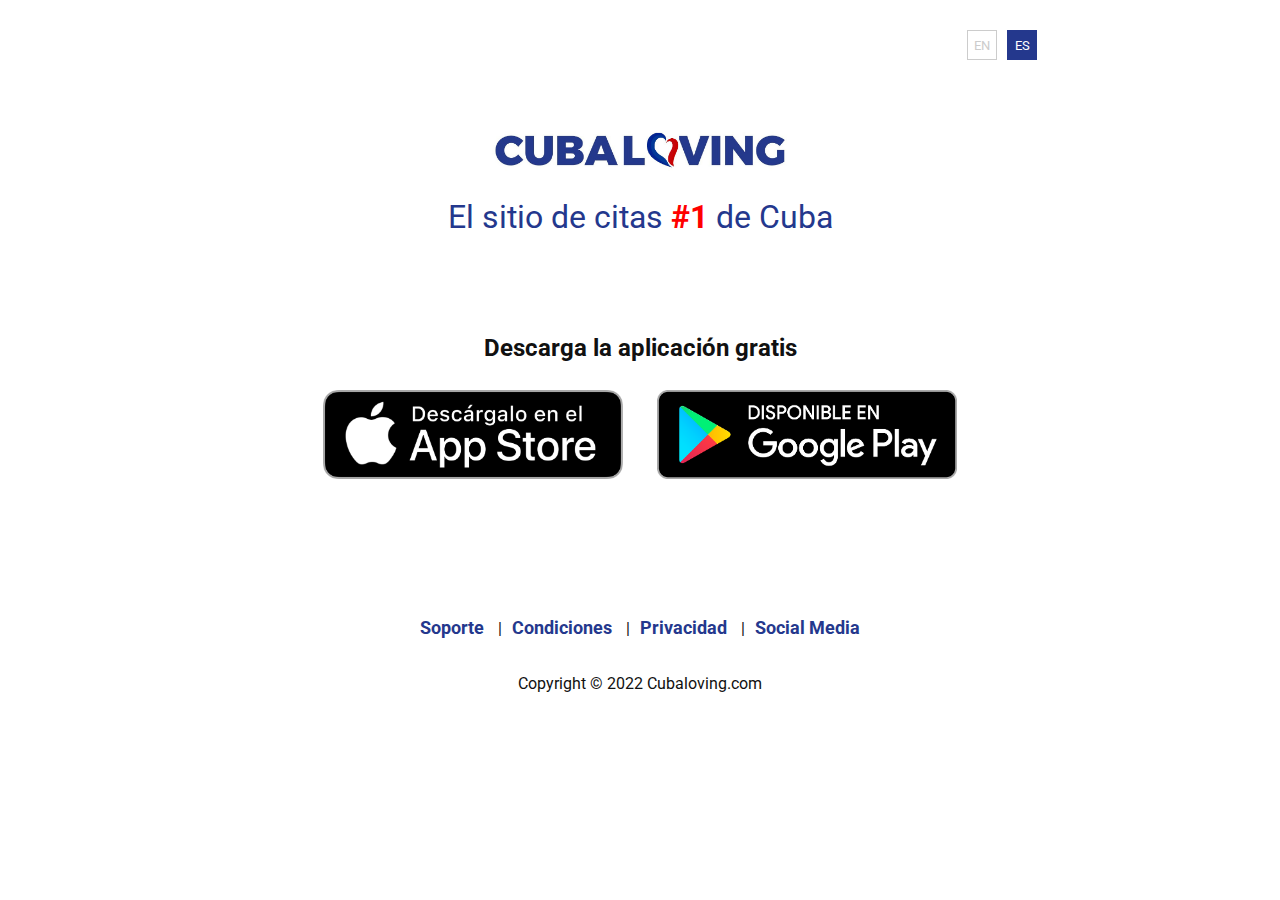
<file: es_index.html>
<!doctype html>
<html>
<head>
<meta charset="utf-8">
	<meta name="viewport" content="width=device-width, initial-scale=1">
	<link rel="preconnect" href="https://fonts.googleapis.com">
<link rel="preconnect" href="https://fonts.gstatic.com" crossorigin>
<link href="https://fonts.googleapis.com/css2?family=Roboto:ital,wght@0,400;0,700;1,400&display=swap" rel="stylesheet">
<title>Cuba Loving</title>
<link href="css/styles.css" rel="stylesheet" type="text/css">
</head>

<body>
	<div class="wrap">
		<div class="langs">
			<a href="index.html">EN</a>
			<a class="active" href="es_index.html">ES</a>
		</div>
		<div class="logo">
			<a href="es_index.html"><img src="img/logo.png" alt="CubaLoving logo"></a>
		</div>
		<div class="slogan">El sitio de citas <span>#1</span> de Cuba</div>
		
		
		<div class="download">
			<span>Descarga la aplicación gratis</span>
			<div class="overflow">
				<a href="#" target="_blank">
					<img src="img/appStore-es.png" alt="AppStore">
				</a>
				<a href="#" target="_blank">
					<img src="img/appGooglePlay-es.png" alt="GooglePlay">
				</a>
			</div>
		</div>
		
		<div class="menu">
			<ul>
				<li><a href="soporte.html">Soporte</a></li>
				<li><a href="terminos.html">Condiciones</a></li>
				<li><a href="privacidad.html">Privacidad</a></li>
				<li><a href="https://www.instagram.com/cubaloving/" target="_blank">Social Media</a></li>
			</ul>
			<p>Copyright &copy; 2022 Cubaloving.com</p>
		</div>
		
		
		
		
	</div>
</body>
</html>
</file>
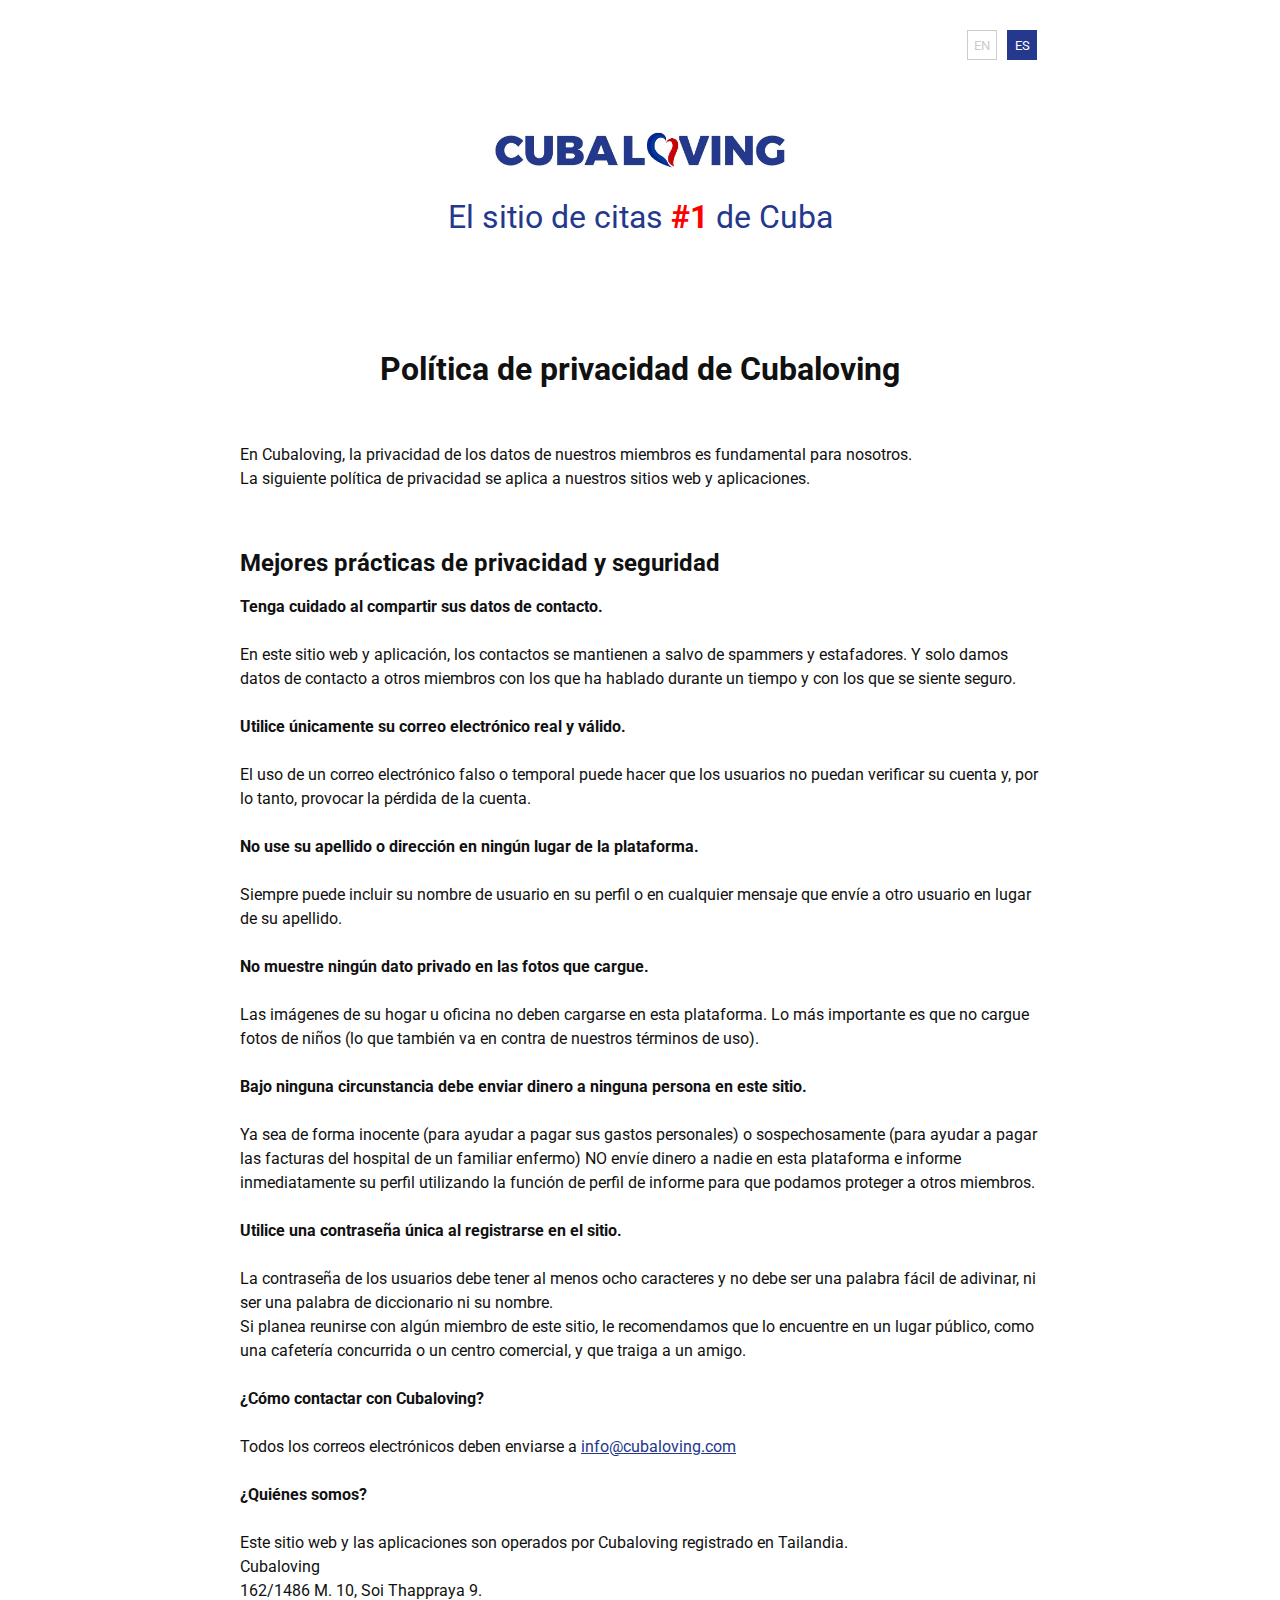
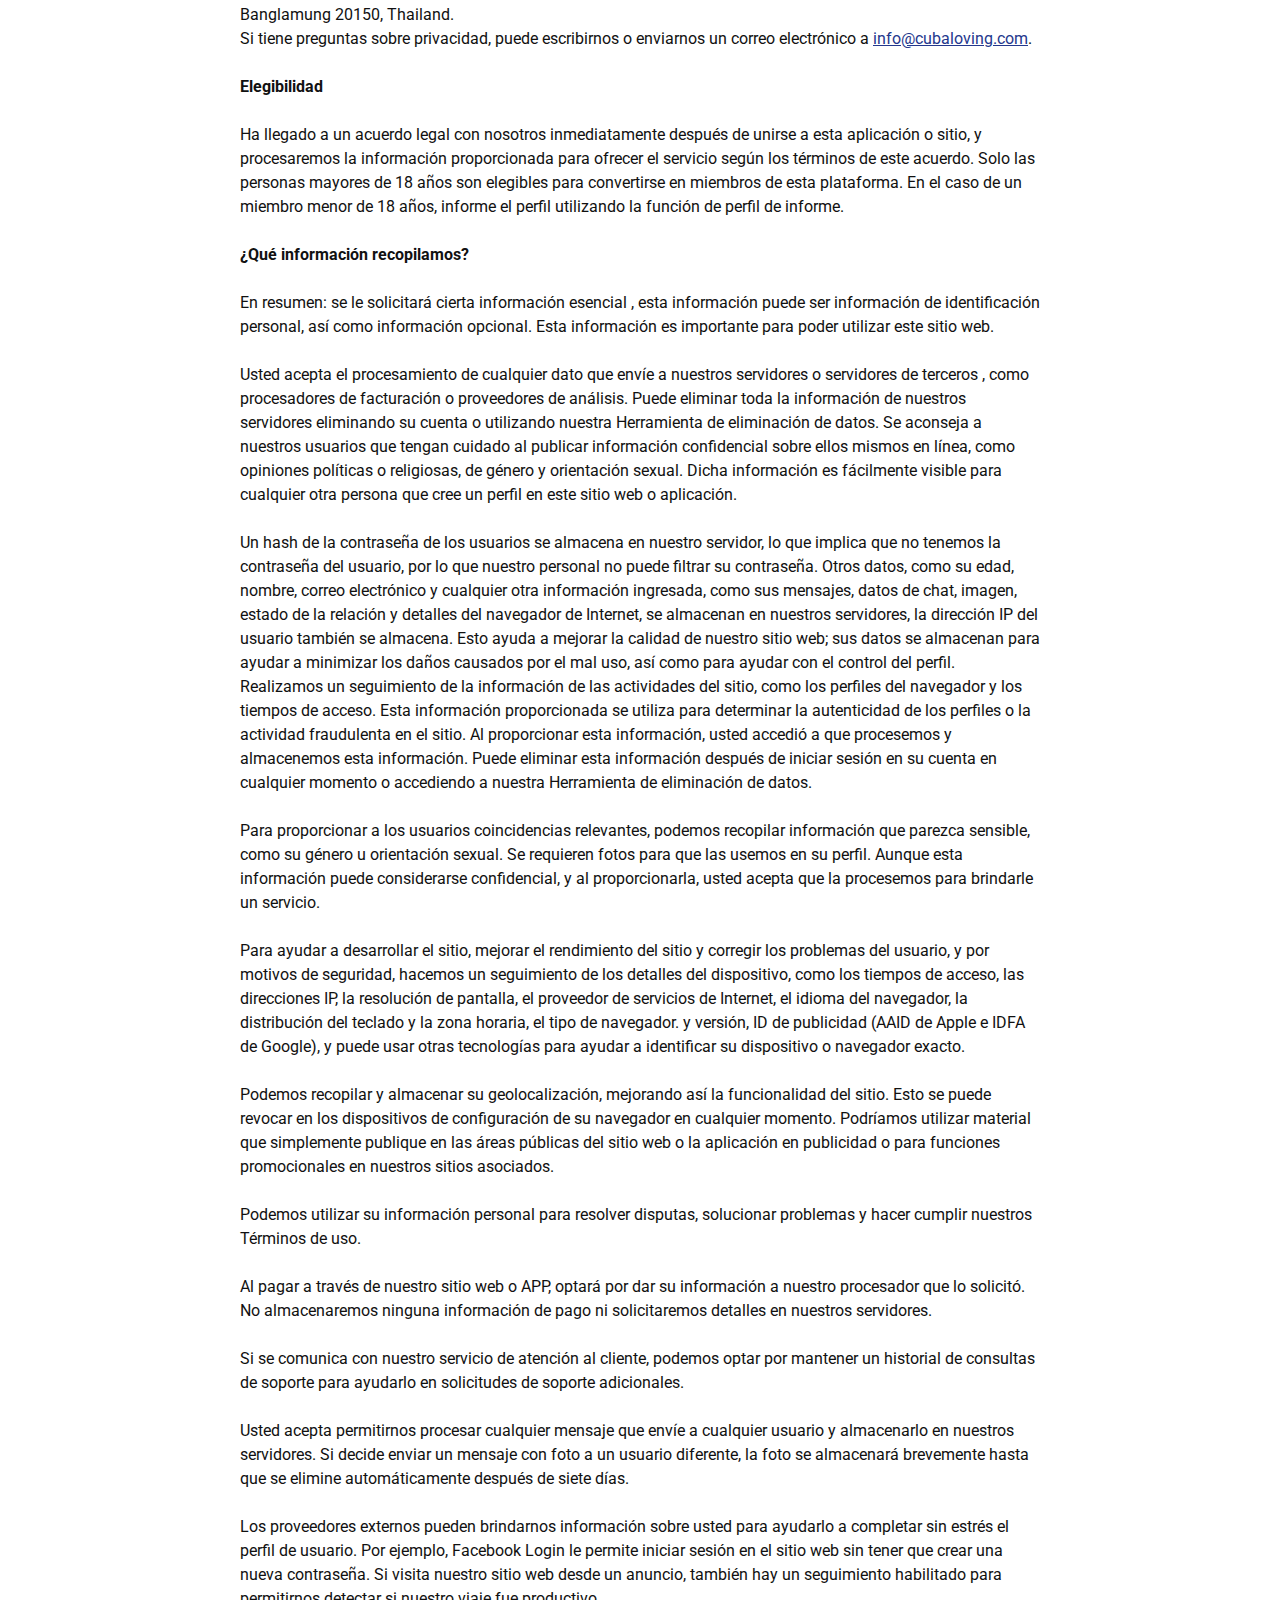
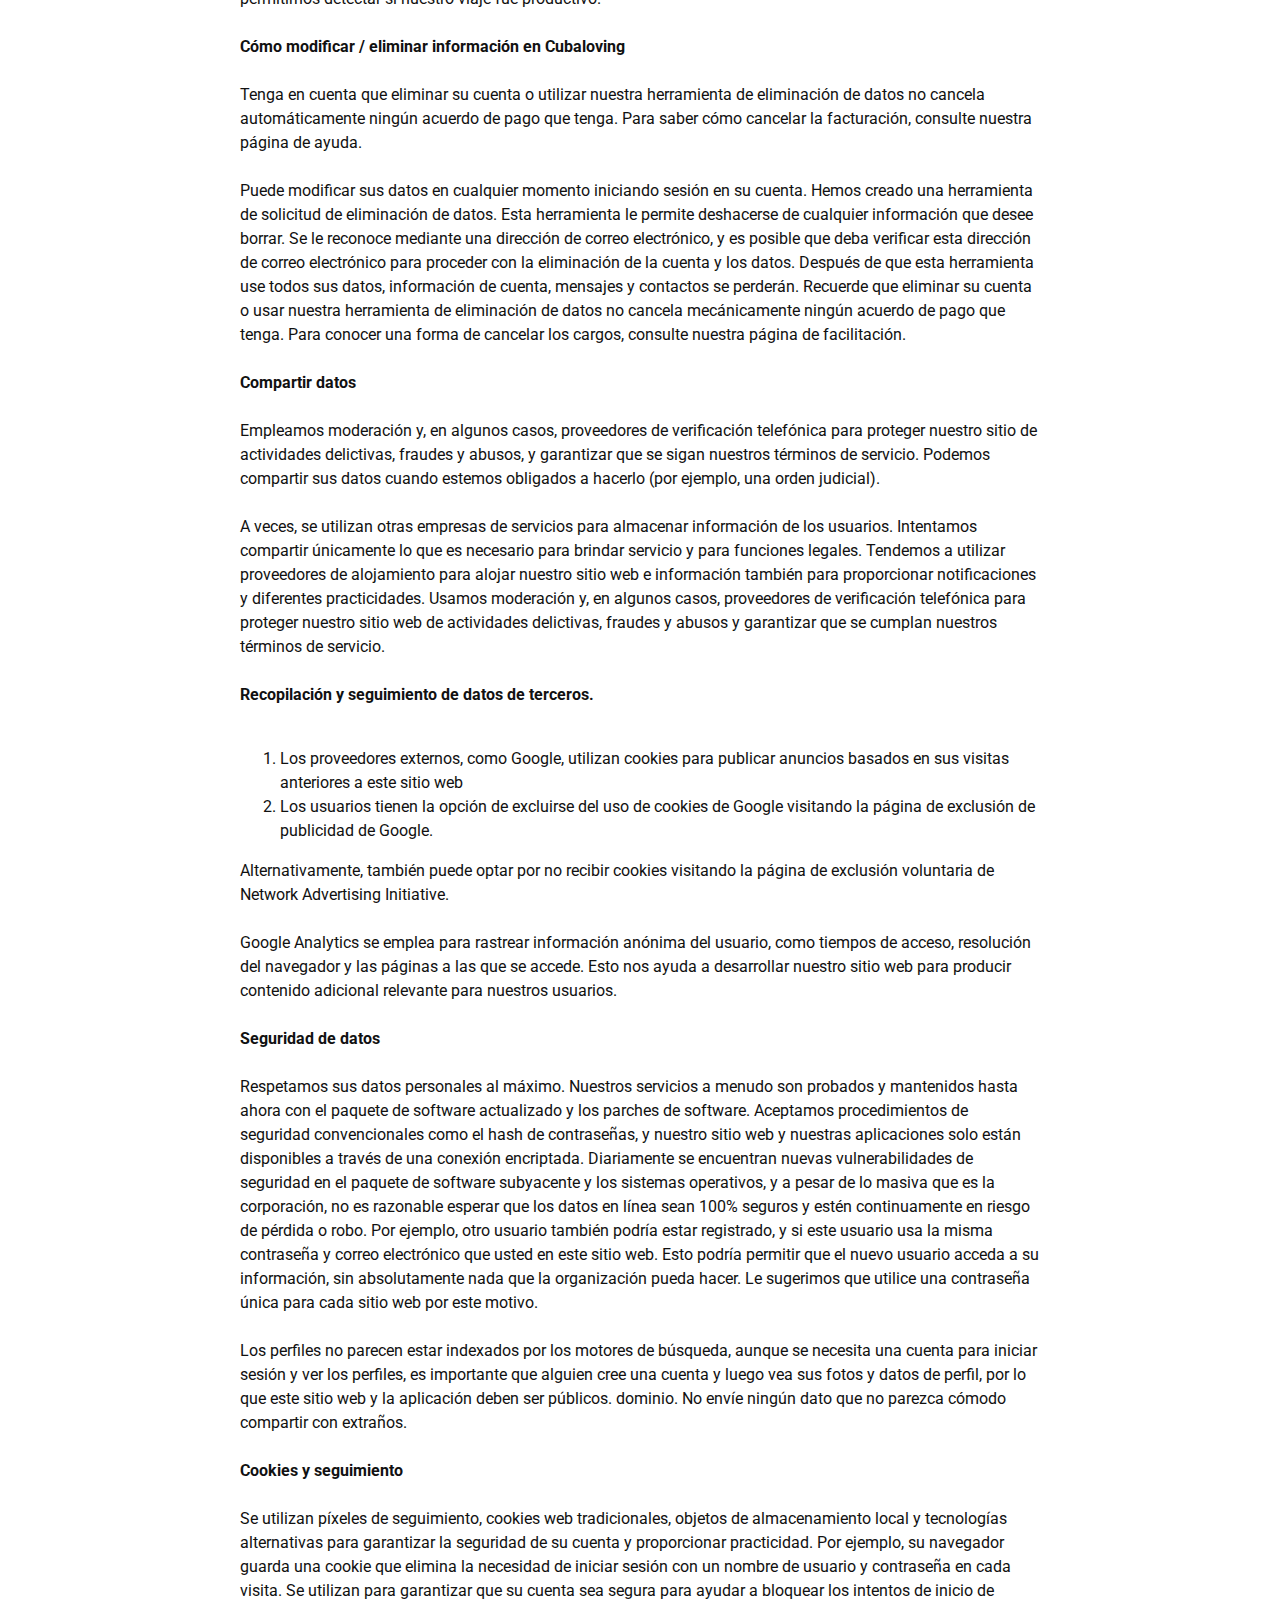
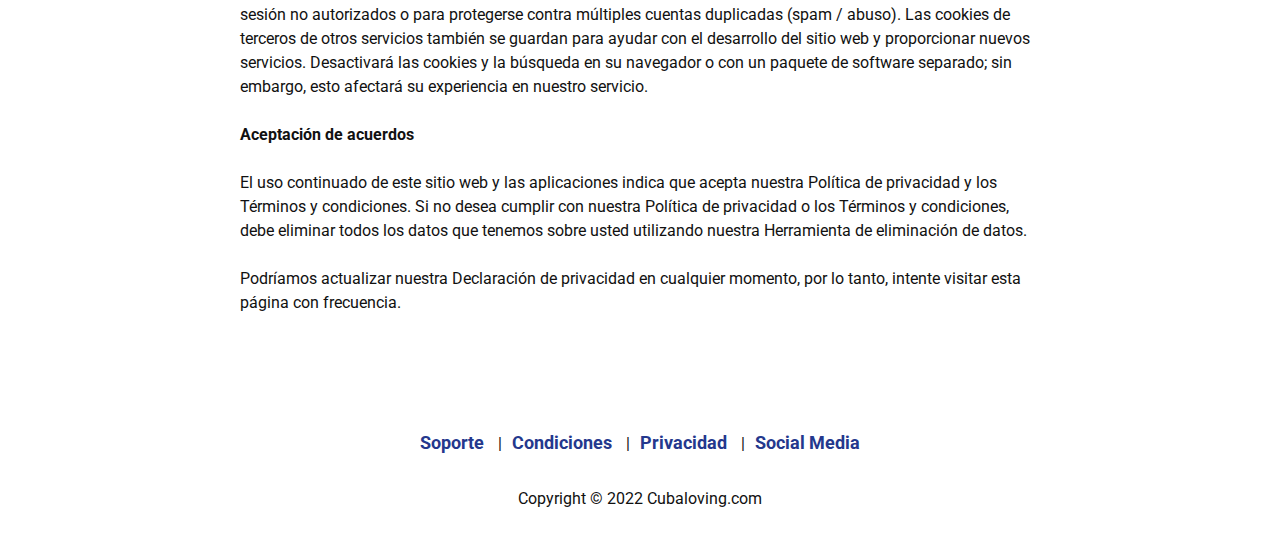
<file: privacidad.html>
<!doctype html>
<html>
<head>
<meta charset="utf-8">
	<meta name="viewport" content="width=device-width, initial-scale=1">
	<link rel="preconnect" href="https://fonts.googleapis.com">
<link rel="preconnect" href="https://fonts.gstatic.com" crossorigin>
<link href="https://fonts.googleapis.com/css2?family=Roboto:ital,wght@0,400;0,700;1,400&display=swap" rel="stylesheet">
<title>Cuba Loving</title>
<link href="css/styles.css" rel="stylesheet" type="text/css">
</head>

<body>
	<div class="wrap">
		<div class="langs">
			<a href="index.html">EN</a>
			<a class="active" href="es_index.html">ES</a>
		</div>
		<div class="logo">
			<a href="es_index.html"><img src="img/logo.png" alt="CubaLoving logo"></a>
		</div>
		<div class="slogan">El sitio de citas <span>#1</span> de Cuba</div>
		
		
		<div class="content">
			<h1>Política de privacidad de Cubaloving</h1>
			<br>
			<p>En Cubaloving, la privacidad de los datos de nuestros miembros es fundamental para nosotros.<br>
La siguiente política de privacidad se aplica a nuestros sitios web y aplicaciones.

</p>			
			<br>
			
			<h2>Mejores prácticas de privacidad y seguridad</h2>
			<p><strong>Tenga cuidado al compartir sus datos de contacto.</strong><br><br>
En este sitio web y aplicación, los contactos se mantienen a salvo de spammers y estafadores. Y solo damos datos de contacto a otros miembros con los que ha hablado durante un tiempo y con los que se siente seguro.<br><br>
<strong>Utilice únicamente su correo electrónico real y válido.</strong><br><br>
El uso de un correo electrónico falso o temporal puede hacer que los usuarios no puedan verificar su cuenta y, por lo tanto, provocar la pérdida de la cuenta.<br><br>
<strong>No use su apellido o dirección en ningún lugar de la plataforma.</strong><br><br>
Siempre puede incluir su nombre de usuario en su perfil o en cualquier mensaje que envíe a otro usuario en lugar de su apellido.<br><br>
<strong>No muestre ningún dato privado en las fotos que cargue.</strong><br><br>
Las imágenes de su hogar u oficina no deben cargarse en esta plataforma. Lo más importante es que no cargue fotos de niños (lo que también va en contra de nuestros términos de uso).<br><br>
<strong>Bajo ninguna circunstancia debe enviar dinero a ninguna persona en este sitio.</strong><br><br>
Ya sea de forma inocente (para ayudar a pagar sus gastos personales) o sospechosamente (para ayudar a pagar las facturas del hospital de un familiar enfermo) NO envíe dinero a nadie en esta plataforma e informe inmediatamente su perfil utilizando la función de perfil de informe para que podamos proteger a otros miembros.<br><br>
<strong>Utilice una contraseña única al registrarse en el sitio.</strong><br><br>
La contraseña de los usuarios debe tener al menos ocho caracteres y no debe ser una palabra fácil de adivinar, ni ser una palabra de diccionario ni su nombre.<br>
Si planea reunirse con algún miembro de este sitio, le recomendamos que lo encuentre en un lugar público, como una cafetería concurrida o un centro comercial, y que traiga a un amigo.
<br><br>
<strong>¿Cómo contactar con Cubaloving?</strong><br><br>
Todos los correos electrónicos deben enviarse a <a href="mailto:info@cubaloving.com">info@cubaloving.com</a>
<br><br>
<strong>¿Quiénes somos?</strong><br><br>
Este sitio web y las aplicaciones son operados por Cubaloving registrado en Tailandia.<br>
Cubaloving<br>
162/1486 M. 10, Soi Thappraya 9. <br>
Banglamung 20150, Thailand.<br>
Si tiene preguntas sobre privacidad, puede escribirnos o enviarnos un correo electrónico a <a href="mailto:info@cubaloving.com">info@cubaloving.com</a>.<br><br>
<strong>Elegibilidad</strong><br><br>
Ha llegado a un acuerdo legal con nosotros inmediatamente después de unirse a esta aplicación o sitio, y procesaremos la información proporcionada para ofrecer el servicio según los términos de este acuerdo. Solo las personas mayores de 18 años son elegibles para convertirse en miembros de esta plataforma. En el caso de un miembro menor de 18 años, informe el perfil utilizando la función de perfil de informe.<br><br>
<strong>¿Qué información recopilamos?</strong><br><br>
En resumen: se le solicitará cierta información esencial , esta información puede ser información de identificación personal, así como información opcional. Esta información es importante para poder utilizar este sitio web. <br><br>
Usted acepta el procesamiento de cualquier dato que envíe a nuestros servidores o servidores de terceros , como procesadores de facturación o proveedores de análisis. Puede eliminar toda la información de nuestros servidores eliminando su cuenta o utilizando nuestra Herramienta de eliminación de datos. Se aconseja a nuestros usuarios que tengan cuidado al publicar información confidencial sobre ellos mismos en línea, como opiniones políticas o religiosas, de género y orientación sexual. Dicha información es fácilmente visible para cualquier otra persona que cree un perfil en este sitio web o aplicación.<br><br>
Un hash de la contraseña de los usuarios se almacena en nuestro servidor, lo que implica que no tenemos la contraseña del usuario, por lo que nuestro personal no puede filtrar su contraseña. Otros datos, como su edad, nombre, correo electrónico y cualquier otra información ingresada, como sus mensajes, datos de chat, imagen, estado de la relación y detalles del navegador de Internet, se almacenan en nuestros servidores, la dirección IP del usuario también se almacena. Esto ayuda a mejorar la calidad de nuestro sitio web; sus datos se almacenan para ayudar a minimizar los daños causados por el mal uso, así como para ayudar con el control del perfil. Realizamos un seguimiento de la información de las actividades del sitio, como los perfiles del navegador y los tiempos de acceso. Esta información proporcionada se utiliza para determinar la autenticidad de los perfiles o la actividad fraudulenta en el sitio. Al proporcionar esta información, usted accedió a que procesemos y almacenemos esta información. Puede eliminar esta información después de iniciar sesión en su cuenta en cualquier momento o accediendo a nuestra Herramienta de eliminación de datos.<br><br>
Para proporcionar a los usuarios coincidencias relevantes, podemos recopilar información que parezca sensible, como su género u orientación sexual. Se requieren fotos para que las usemos en su perfil. Aunque esta información puede considerarse confidencial, y al proporcionarla, usted acepta que la procesemos para brindarle un servicio.<br><br>
Para ayudar a desarrollar el sitio, mejorar el rendimiento del sitio y corregir los problemas del usuario, y por motivos de seguridad, hacemos un seguimiento de los detalles del dispositivo, como los tiempos de acceso, las direcciones IP, la resolución de pantalla, el proveedor de servicios de Internet, el idioma del navegador, la distribución del teclado y la zona horaria, el tipo de navegador. y versión, ID de publicidad (AAID de Apple e IDFA de Google), y puede usar otras tecnologías para ayudar a identificar su dispositivo o navegador exacto.<br><br>
Podemos recopilar y almacenar su geolocalización, mejorando así la funcionalidad del sitio. Esto se puede revocar en los dispositivos de configuración de su navegador en cualquier momento.
Podríamos utilizar material que simplemente publique en las áreas públicas del sitio web o la aplicación en publicidad o para funciones promocionales en nuestros sitios asociados.<br><br>
Podemos utilizar su información personal para resolver disputas, solucionar problemas y hacer cumplir nuestros Términos de uso.<br><br>
Al pagar a través de nuestro sitio web o APP, optará por dar su información a nuestro procesador que lo solicitó. No almacenaremos ninguna información de pago ni solicitaremos detalles en nuestros servidores.<br><br>
Si se comunica con nuestro servicio de atención al cliente, podemos optar por mantener un historial de consultas de soporte para ayudarlo en solicitudes de soporte adicionales.<br><br>
Usted acepta permitirnos procesar cualquier mensaje que envíe a cualquier usuario y almacenarlo en nuestros servidores. Si decide enviar un mensaje con foto a un usuario diferente, la foto se almacenará brevemente hasta que se elimine automáticamente después de siete días.<br><br>
Los proveedores externos pueden brindarnos información sobre usted para ayudarlo a completar sin estrés el perfil de usuario. Por ejemplo, Facebook Login le permite iniciar sesión en el sitio web sin tener que crear una nueva contraseña. Si visita nuestro sitio web desde un anuncio, también hay un seguimiento habilitado para permitirnos detectar si nuestro viaje fue productivo.
<br><br>
<strong>Cómo modificar / eliminar información en Cubaloving</strong><br><br>
Tenga en cuenta que eliminar su cuenta o utilizar nuestra herramienta de eliminación de datos no cancela automáticamente ningún acuerdo de pago que tenga. Para saber cómo cancelar la facturación, consulte nuestra página de ayuda.<br><br>
Puede modificar sus datos en cualquier momento iniciando sesión en su cuenta. Hemos creado una herramienta de solicitud de eliminación de datos. Esta herramienta le permite deshacerse de cualquier información que desee borrar. Se le reconoce mediante una dirección de correo electrónico, y es posible que deba verificar esta dirección de correo electrónico para proceder con la eliminación de la cuenta y los datos. Después de que esta herramienta use todos sus datos, información de cuenta, mensajes y contactos se perderán. Recuerde que eliminar su cuenta o usar nuestra herramienta de eliminación de datos no cancela mecánicamente ningún acuerdo de pago que tenga. Para conocer una forma de cancelar los cargos, consulte nuestra página de facilitación.
<br><br>
<strong>Compartir datos</strong><br><br>
Empleamos moderación y, en algunos casos, proveedores de verificación telefónica para proteger nuestro sitio de actividades delictivas, fraudes y abusos, y garantizar que se sigan nuestros términos de servicio. Podemos compartir sus datos cuando estemos obligados a hacerlo (por ejemplo, una orden judicial).<br><br>
A veces, se utilizan otras empresas de servicios para almacenar información de los usuarios. Intentamos compartir únicamente lo que es necesario para brindar servicio y para funciones legales. Tendemos a utilizar proveedores de alojamiento para alojar nuestro sitio web e información también para proporcionar notificaciones y diferentes practicidades. Usamos moderación y, en algunos casos, proveedores de verificación telefónica para proteger nuestro sitio web de actividades delictivas, fraudes y abusos y garantizar que se cumplan nuestros términos de servicio.
<br><br>
<strong>Recopilación y seguimiento de datos de terceros.</strong><br><br>
<ol><li>Los proveedores externos, como Google, utilizan cookies para publicar anuncios basados en sus visitas anteriores a este sitio web</li>
<li>Los usuarios tienen la opción de excluirse del uso de cookies de Google visitando la página de exclusión de publicidad de Google.</li></ol>
Alternativamente, también puede optar por no recibir cookies visitando la página de exclusión voluntaria de Network Advertising Initiative.<br><br>
Google Analytics se emplea para rastrear información anónima del usuario, como tiempos de acceso, resolución del navegador y las páginas a las que se accede. Esto nos ayuda a desarrollar nuestro sitio web para producir contenido adicional relevante para nuestros usuarios.<br><br>
<strong>Seguridad de datos</strong><br><br>
Respetamos sus datos personales al máximo. Nuestros servicios a menudo son probados y mantenidos hasta ahora con el paquete de software actualizado y los parches de software. Aceptamos procedimientos de seguridad convencionales como el hash de contraseñas, y nuestro sitio web y nuestras aplicaciones solo están disponibles a través de una conexión encriptada. Diariamente se encuentran nuevas vulnerabilidades de seguridad en el paquete de software subyacente y los sistemas operativos, y a pesar de lo masiva que es la corporación, no es razonable esperar que los datos en línea sean 100% seguros y estén continuamente en riesgo de pérdida o robo. Por ejemplo, otro usuario también podría estar registrado, y si este usuario usa la misma contraseña y correo electrónico que usted en este sitio web. Esto podría permitir que el nuevo usuario acceda a su información, sin absolutamente nada que la organización pueda hacer. Le sugerimos que utilice una contraseña única para cada sitio web por este motivo.<br><br>
Los perfiles no parecen estar indexados por los motores de búsqueda, aunque se necesita una cuenta para iniciar sesión y ver los perfiles, es importante que alguien cree una cuenta y luego vea sus fotos y datos de perfil, por lo que este sitio web y la aplicación deben ser públicos. dominio. No envíe ningún dato que no parezca cómodo compartir con extraños.
<br><br>
<strong>Cookies y seguimiento</strong><br><br>
Se utilizan píxeles de seguimiento, cookies web tradicionales, objetos de almacenamiento local y tecnologías alternativas para garantizar la seguridad de su cuenta y proporcionar practicidad. Por ejemplo, su navegador guarda una cookie que elimina la necesidad de iniciar sesión con un nombre de usuario y contraseña en cada visita. Se utilizan para garantizar que su cuenta sea segura para ayudar a bloquear los intentos de inicio de sesión no autorizados o para protegerse contra múltiples cuentas duplicadas (spam / abuso). Las cookies de terceros de otros servicios también se guardan para ayudar con el desarrollo del sitio web y proporcionar nuevos servicios. Desactivará las cookies y la búsqueda en su navegador o con un paquete de software separado; sin embargo, esto afectará su experiencia en nuestro servicio.<br><br>
<strong>Aceptación de acuerdos</strong><br><br>
El uso continuado de este sitio web y las aplicaciones indica que acepta nuestra Política de privacidad y los Términos y condiciones. Si no desea cumplir con nuestra Política de privacidad o los Términos y condiciones, debe eliminar todos los datos que tenemos sobre usted utilizando nuestra Herramienta de eliminación de datos.<br><br>
Podríamos actualizar nuestra Declaración de privacidad en cualquier momento, por lo tanto, intente visitar esta página con frecuencia.


			</p>
			
			
			
			
			
			
			
			
			
			
			
		</div>
		
		<div class="menu">
			<ul>
				<li><a href="soporte.html">Soporte</a></li>
				<li><a href="terminos.html">Condiciones</a></li>
				<li><a href="privacidad.html">Privacidad</a></li>
				<li><a href="https://www.instagram.com/cubaloving/" target="_blank">Social Media</a></li>
			</ul>
			<p>Copyright &copy; 2022 Cubaloving.com</p>
		</div>
		
		
		
		
	</div>
</body>
</html>
</file>
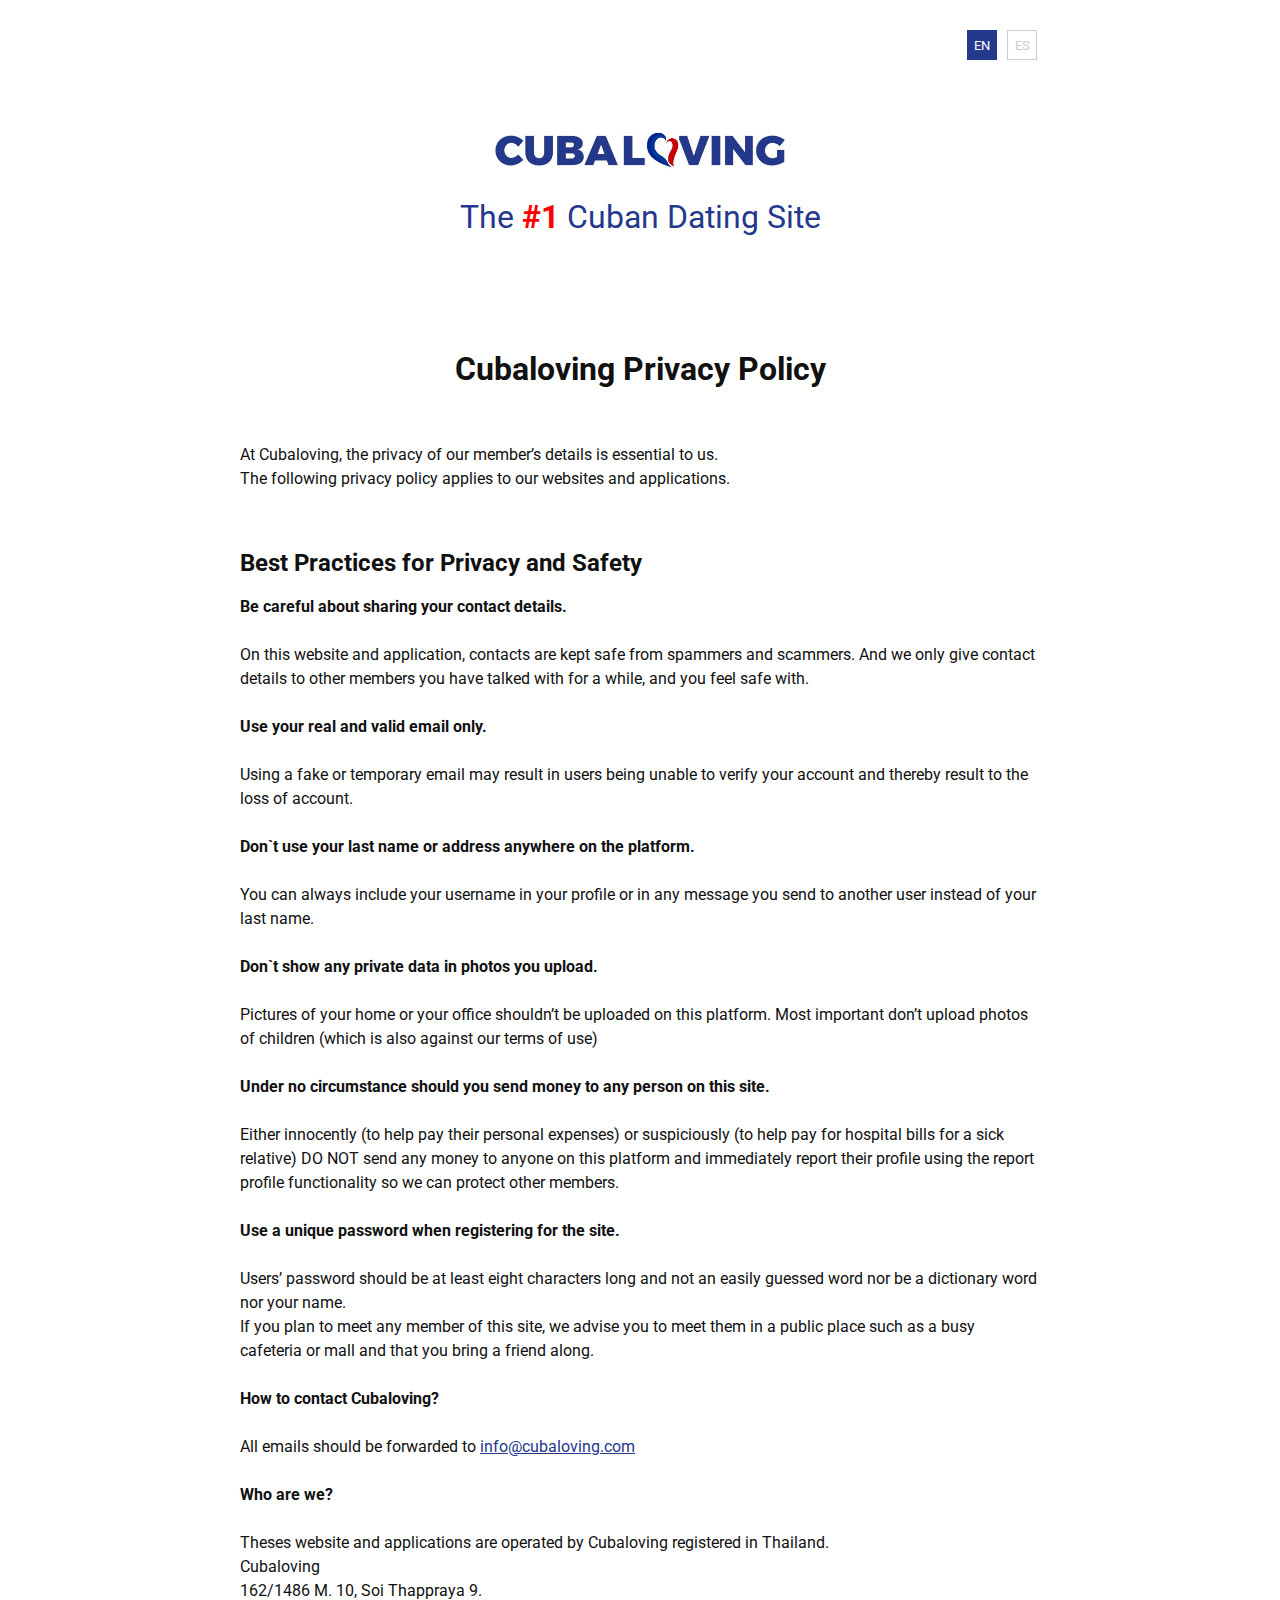
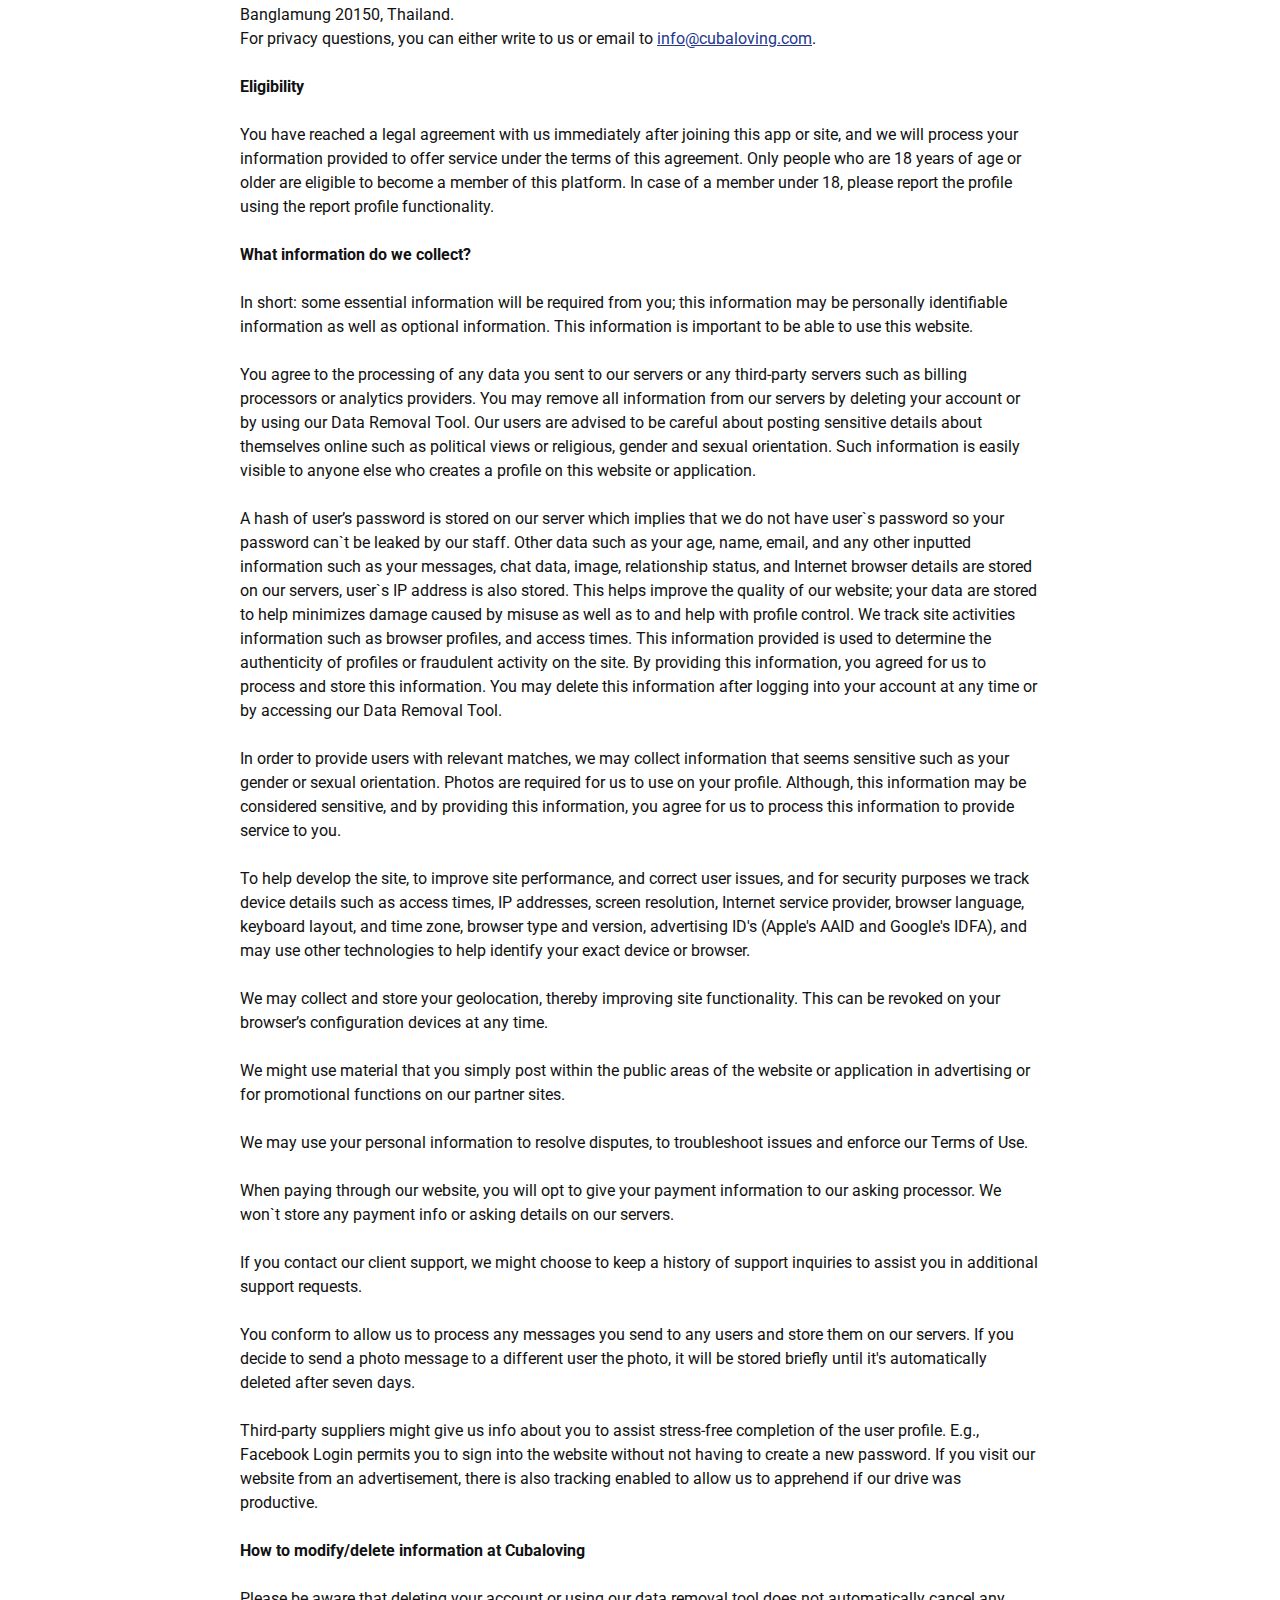
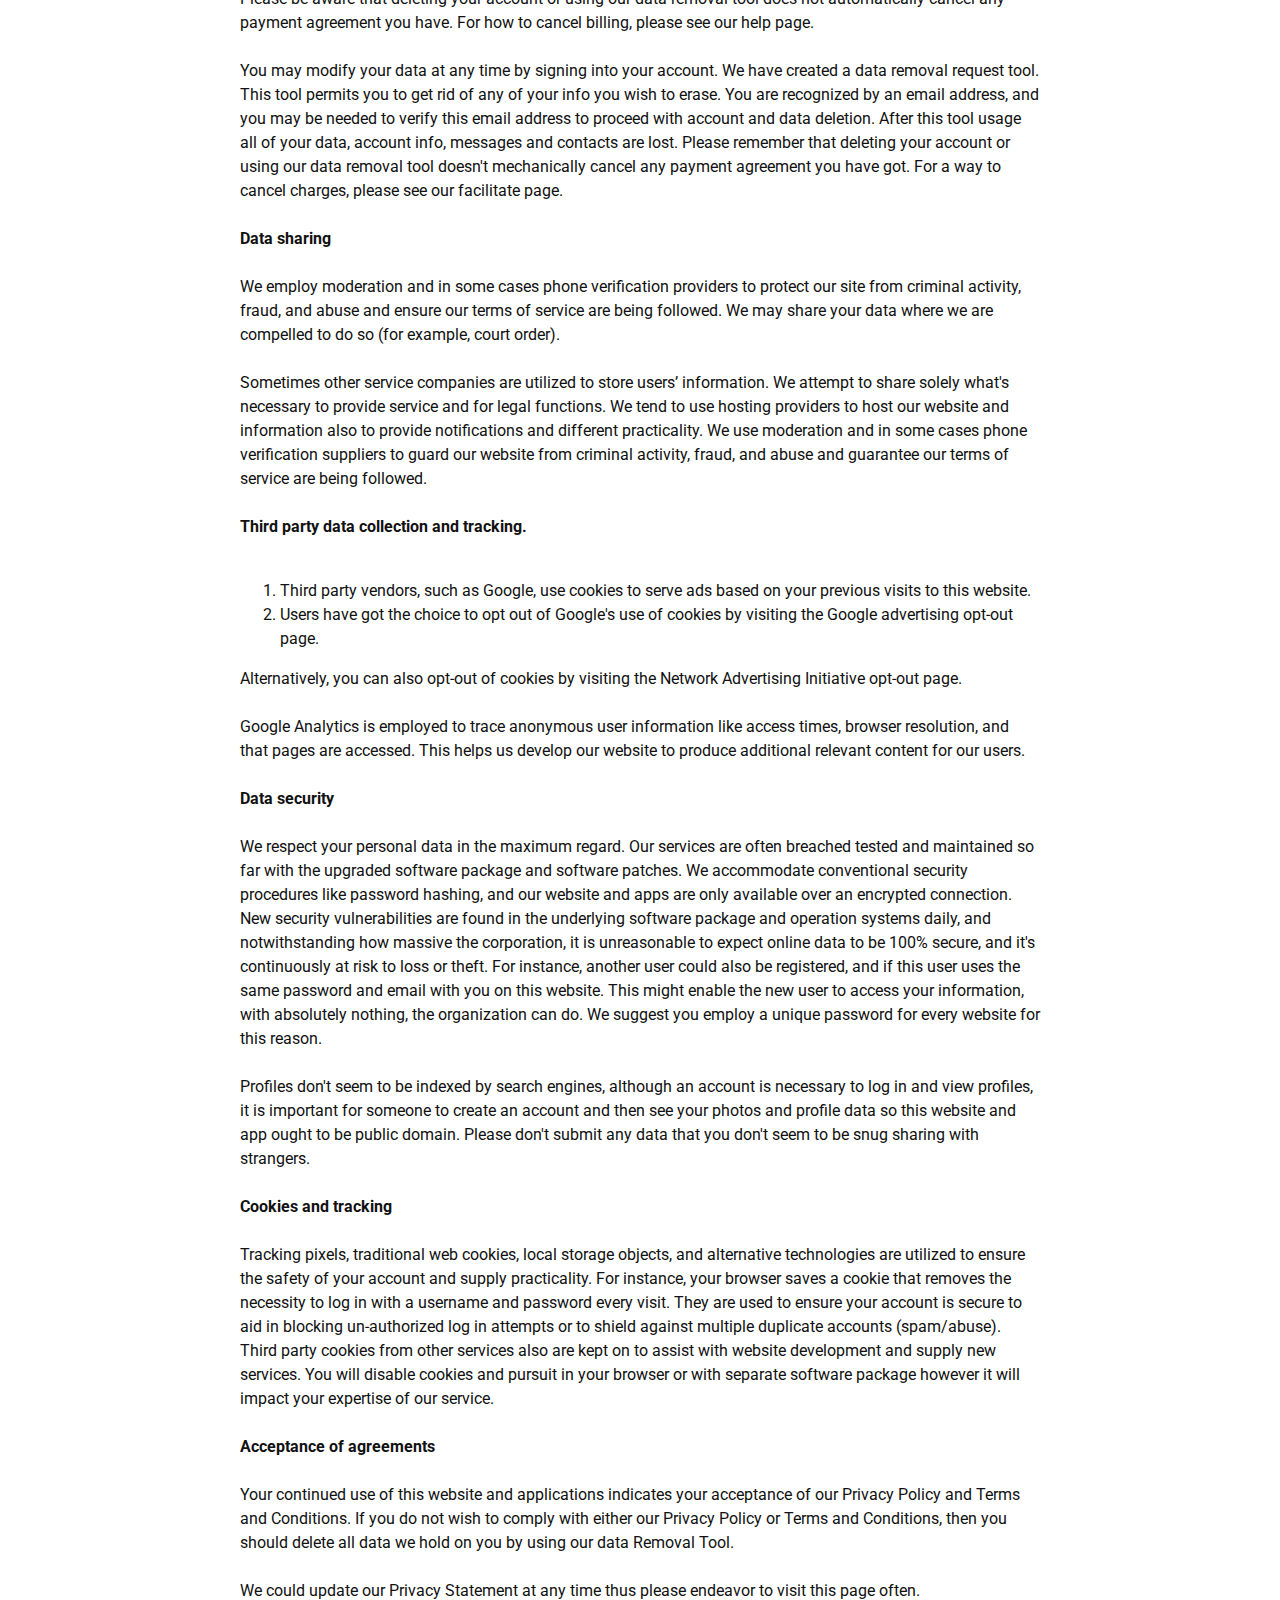
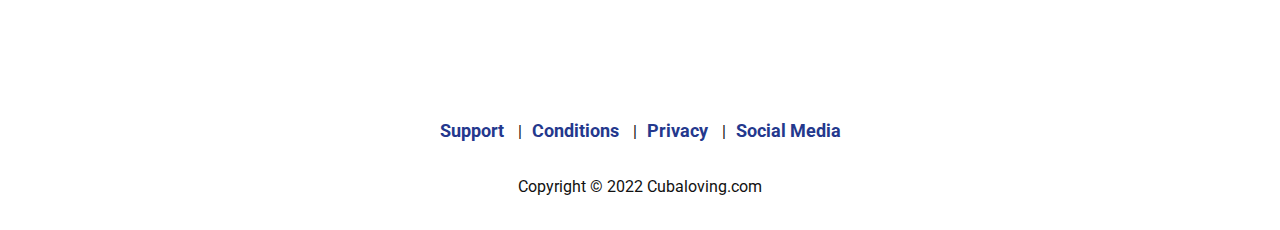
<file: privacy.html>
<!doctype html>
<html>
<head>
<meta charset="utf-8">
	<meta name="viewport" content="width=device-width, initial-scale=1">
	<link rel="preconnect" href="https://fonts.googleapis.com">
<link rel="preconnect" href="https://fonts.gstatic.com" crossorigin>
<link href="https://fonts.googleapis.com/css2?family=Roboto:ital,wght@0,400;0,700;1,400&display=swap" rel="stylesheet">
<title>Cuba Loving</title>
<link href="css/styles.css" rel="stylesheet" type="text/css">
</head>

<body>
	<div class="wrap">
		<div class="langs">
			<a class="active" href="index.html">EN</a>
			<a href="es_index.html">ES</a>
		</div>
		<div class="logo">
			<a href="index.html"><img src="img/logo.png" alt="CubaLoving logo"></a>
		</div>
		<div class="slogan">The <span>#1</span> Cuban Dating Site</div>
		
		
		<div class="content">
			<h1>Cubaloving Privacy Policy</h1>
			<br>
			<p>At Cubaloving, the privacy of our member’s details is essential to us.<br>
The following privacy policy applies to our websites and applications.
</p>			
			<br>
			
			<h2>Best Practices for Privacy and Safety</h2>
			<p><strong>Be careful about sharing your contact details.</strong><br><br>
On this website and application, contacts are kept safe from spammers and scammers. And we only give contact details to other members you have talked with for a while, and you feel safe with.<br><br>
<strong>Use your real and valid email only.</strong><br><br>
Using a fake or temporary email may result in users being unable to verify your account and thereby result to the loss of account.<br><br>
<strong>Don`t use your last name or address anywhere on the platform.</strong><br><br>
You can always include your username in your profile or in any message you send to another user instead of your last name.<br><br>
<strong>Don`t show any private data in photos you upload.</strong><br><br>
Pictures of your home or your office shouldn’t be uploaded on this platform. Most important don’t upload photos of children (which is also against our terms of use)<br><br>
<strong>Under no circumstance should you send money to any person on this site.</strong><br><br>
Either innocently (to help pay their personal expenses) or suspiciously (to help pay for hospital bills for a sick relative) DO NOT send any money to anyone on this platform and immediately report their profile using the report profile functionality so we can protect other members.<br><br>
<strong>Use a unique password when registering for the site.</strong><br><br>
Users’ password should be at least eight characters long and not an easily guessed word nor be a dictionary word nor your name.<br>
If you plan to meet any member of this site, we advise you to meet them in a public place such as a busy cafeteria or mall and that you bring a friend along.<br><br>
<strong>How to contact Cubaloving?</strong><br><br>
All emails should be forwarded to <a href="mailto:info@cubaloving.com">info@cubaloving.com</a>
<br><br>
<strong>Who are we?</strong><br><br>
Theses website and applications are operated by Cubaloving registered in Thailand.<br>
Cubaloving<br>
162/1486 M. 10, Soi Thappraya 9.<br>
Banglamung 20150, Thailand.<br>
For privacy questions, you can either write to us or email to <a href="mailto:info@cubaloving.com">info@cubaloving.com</a>.<br><br>
<strong>Eligibility</strong><br><br>
You have reached a legal agreement with us immediately after joining this app or site, and we will process your information provided to offer service under the terms of this agreement. Only people who are 18 years of age or older are eligible to become a member of this platform. In case of a member under 18, please report the profile using the report profile functionality.<br><br>
<strong>What information do we collect?</strong><br><br>
In short: some essential information will be required from you; this information may be personally identifiable information as well as optional information. This information is important to be able to use this website.<br><br>
You agree to the processing of any data you sent to our servers or any third-party servers such as billing processors or analytics providers. You may remove all information from our servers by deleting your account or by using our Data Removal Tool. Our users are advised to be careful about posting sensitive details about themselves online such as political views or religious, gender and sexual orientation. Such information is easily visible to anyone else who creates a profile on this website or application.<br><br>
A hash of user’s password is stored on our server which implies that we do not have user`s password so your password can`t be leaked by our staff. Other data such as your age, name, email, and any other inputted information such as your messages, chat data, image, relationship status, and Internet browser details are stored on our servers, user`s IP address is also stored. This helps improve the quality of our website; your data are stored to help minimizes damage caused by misuse as well as to and help with profile control. We track site activities information such as browser profiles, and access times. This information provided is used to determine the authenticity of profiles or fraudulent activity on the site. By providing this information, you agreed for us to process and store this information. You may delete this information after logging into your account at any time or by accessing our Data Removal Tool.<br><br>
In order to provide users with relevant matches, we may collect information that seems sensitive such as your gender or sexual orientation. Photos are required for us to use on your profile. Although, this information may be considered sensitive, and by providing this information, you agree for us to process this information to provide service to you.<br><br>
To help develop the site, to improve site performance, and correct user issues, and for security purposes we track device details such as access times, IP addresses, screen resolution, Internet service provider, browser language, keyboard layout, and time zone, browser type and version, advertising ID's (Apple's AAID and Google's IDFA), and may use other technologies to help identify your exact device or browser.<br><br>
We may collect and store your geolocation, thereby improving site functionality. This can be revoked on your browser’s configuration devices at any time.<br><br>
We might use material that you simply post within the public areas of the website or application in advertising or for promotional functions on our partner sites.<br><br>
We may use your personal information to resolve disputes, to troubleshoot issues and enforce our Terms of Use.<br><br>
When paying through our website, you will opt to give your payment information to our asking processor. We won`t store any payment info or asking details on our servers.<br><br>
If you contact our client support, we might choose to keep a history of support inquiries to assist you in additional support requests.<br><br>
You conform to allow us to process any messages you send to any users and store them on our servers. If you decide to send a photo message to a different user the photo, it will be stored briefly until it's automatically deleted after seven days.<br><br>
Third-party suppliers might give us info about you to assist stress-free completion of the user profile. E.g., Facebook Login permits you to sign into the website without not having to create a new password. If you visit our website from an advertisement, there is also tracking enabled to allow us to apprehend if our drive was productive.<br><br>
<strong>How to modify/delete information at Cubaloving</strong><br><br>
Please be aware that deleting your account or using our data removal tool does not automatically cancel any payment agreement you have. For how to cancel billing, please see our help page.<br><br>
You may modify your data at any time by signing into your account. We have created a data removal request tool. This tool permits you to get rid of any of your info you wish to erase. You are recognized by an email address, and you may be needed to verify this email address to proceed with account and data deletion. After this tool usage all of your data, account info, messages and contacts are lost. Please remember that deleting your account or using our data removal tool doesn't mechanically cancel any payment agreement you have got. For a way to cancel charges, please see our facilitate page.<br><br>
<strong>Data sharing</strong><br><br>
We employ moderation and in some cases phone verification providers to protect our site from criminal activity, fraud, and abuse and ensure our terms of service are being followed. We may share your data where we are compelled to do so (for example, court order).<br><br>
Sometimes other service companies are utilized to store users’ information. We attempt to share solely what's necessary to provide service and for legal functions. We tend to use hosting providers to host our website and information also to provide notifications and different practicality. We use moderation and in some cases phone verification suppliers to guard our website from criminal activity, fraud, and abuse and guarantee our terms of service are being followed.<br><br>
<strong>Third party data collection and tracking.</strong><br><br>
<ol><li>Third party vendors, such as Google, use cookies to serve ads based on your previous visits to this website.</li>
<li>Users have got the choice to opt out of Google's use of cookies by visiting the Google advertising opt-out page.</li></ol>
Alternatively, you can also opt-out of cookies by visiting the Network Advertising Initiative opt-out page.<br><br>
Google Analytics is employed to trace anonymous user information like access times, browser resolution, and that pages are accessed. This helps us develop our website to produce additional relevant content for our users.<br><br>
<strong>Data security</strong><br><br>
We respect your personal data in the maximum regard. Our services are often breached tested and maintained so far with the upgraded software package and software patches. We accommodate conventional security procedures like password hashing, and our website and apps are only available over an encrypted connection. New security vulnerabilities are found in the underlying software package and operation systems daily, and notwithstanding how massive the corporation, it is unreasonable to expect online data to be 100% secure, and it's continuously at risk to loss or theft. For instance, another user could also be registered, and if this user uses the same password and email with you on this website. This might enable the new user to access your information, with absolutely nothing, the organization can do. We suggest you employ a unique password for every website for this reason.<br><br>
Profiles don't seem to be indexed by search engines, although an account is necessary to log in and view profiles, it is important for someone to create an account and then see your photos and profile data so this website and app ought to be public domain. Please don't submit any data that you don't seem to be snug sharing with strangers.<br><br>
<strong>Cookies and tracking</strong><br><br>
Tracking pixels, traditional web cookies, local storage objects, and alternative technologies are utilized to ensure the safety of your account and supply practicality. For instance, your browser saves a cookie that removes the necessity to log in with a username and password every visit. They are used to ensure your account is secure to aid in blocking un-authorized log in attempts or to shield against multiple duplicate accounts (spam/abuse). Third party cookies from other services also are kept on to assist with website development and supply new services. You will disable cookies and pursuit in your browser or with separate software package however it will impact your expertise of our service.<br><br>
<strong>Acceptance of agreements</strong><br><br>
Your continued use of this website and applications indicates your acceptance of our Privacy Policy and Terms and Conditions. If you do not wish to comply with either our Privacy Policy or Terms and Conditions, then you should delete all data we hold on you by using our data Removal Tool.<br><br>
We could update our Privacy Statement at any time thus please endeavor to visit this page often.

			</p>
			
			
			
			
			
			
			
			
			
			
			
		</div>
		
		<div class="menu">
			<ul>
				<li><a href="support.html">Support</a></li>
				<li><a href="conditions.html">Conditions</a></li>
				<li><a href="privacy.html">Privacy</a></li>
				<li><a href="https://www.instagram.com/cubaloving/" target="_blank">Social Media</a></li>
			</ul>
			<p>Copyright &copy; 2022 Cubaloving.com</p>
		</div>
		
		
		
		
	</div>
</body>
</html>
</file>
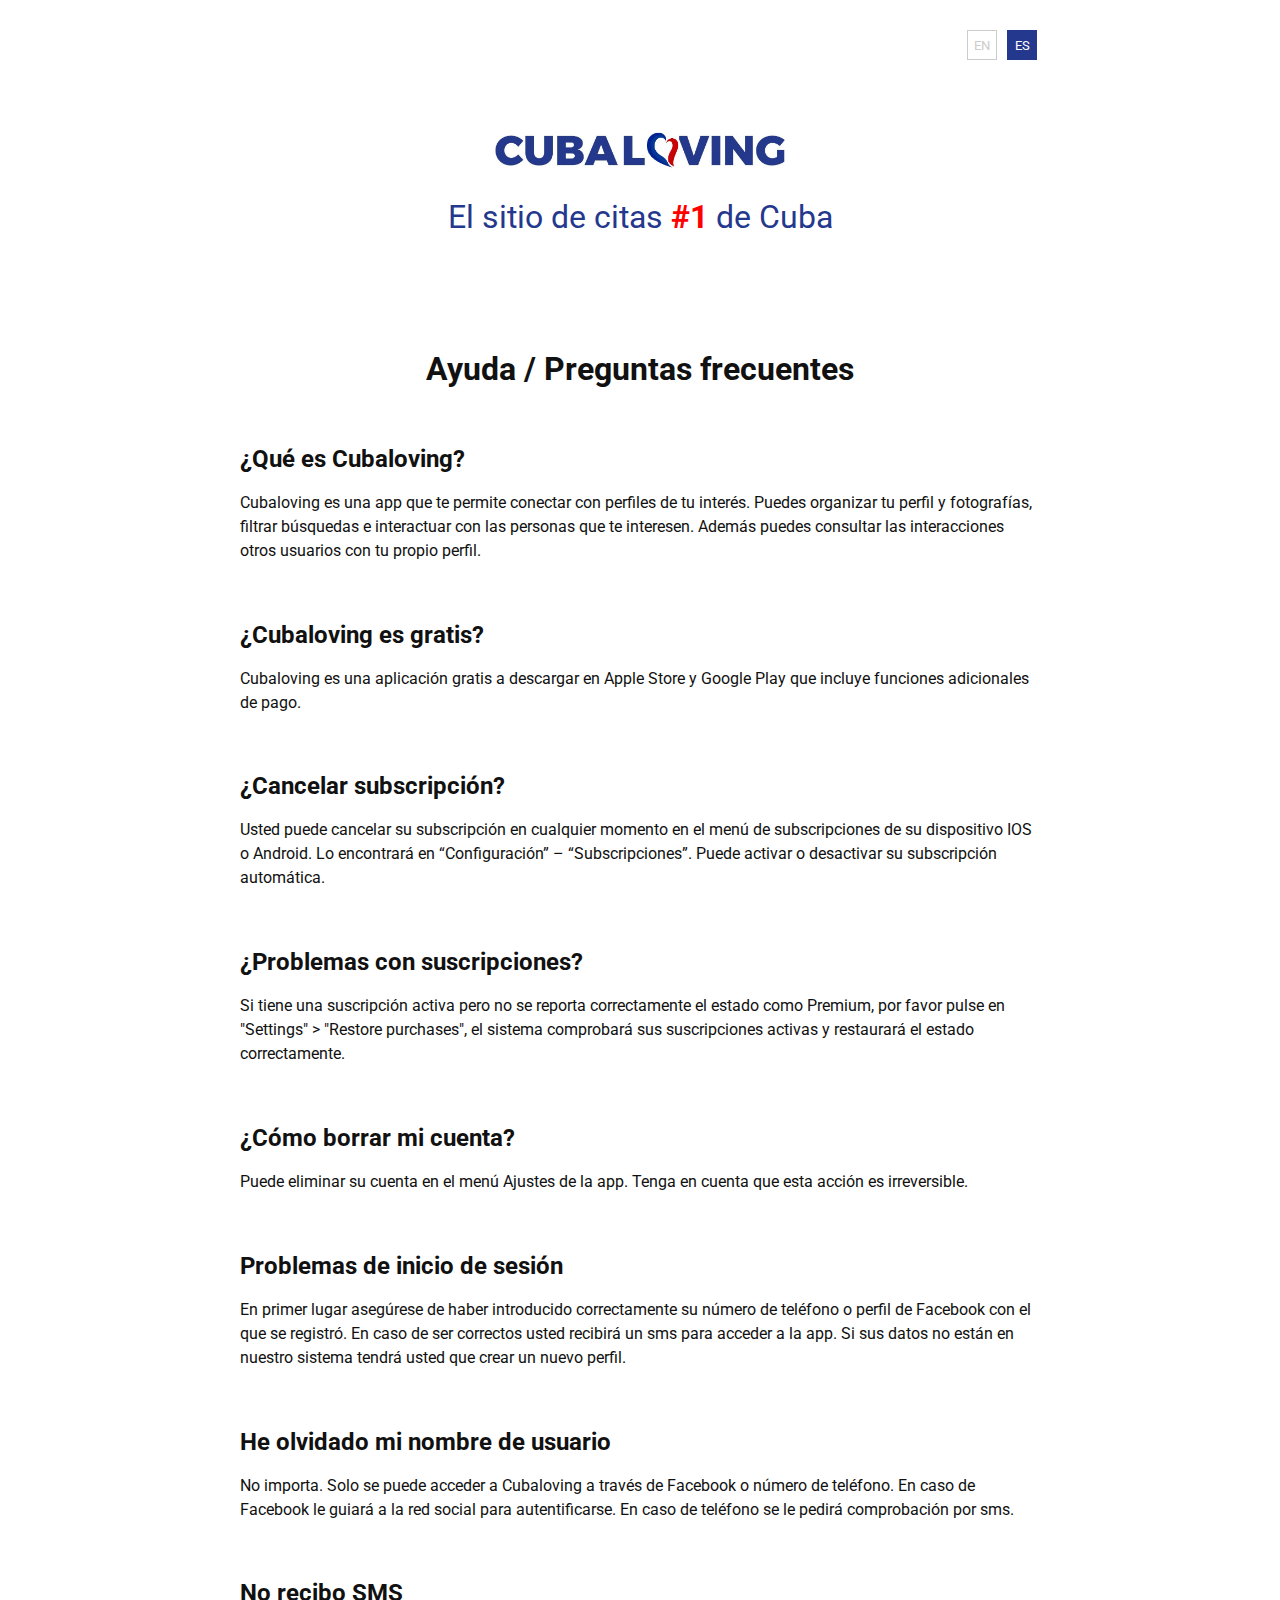
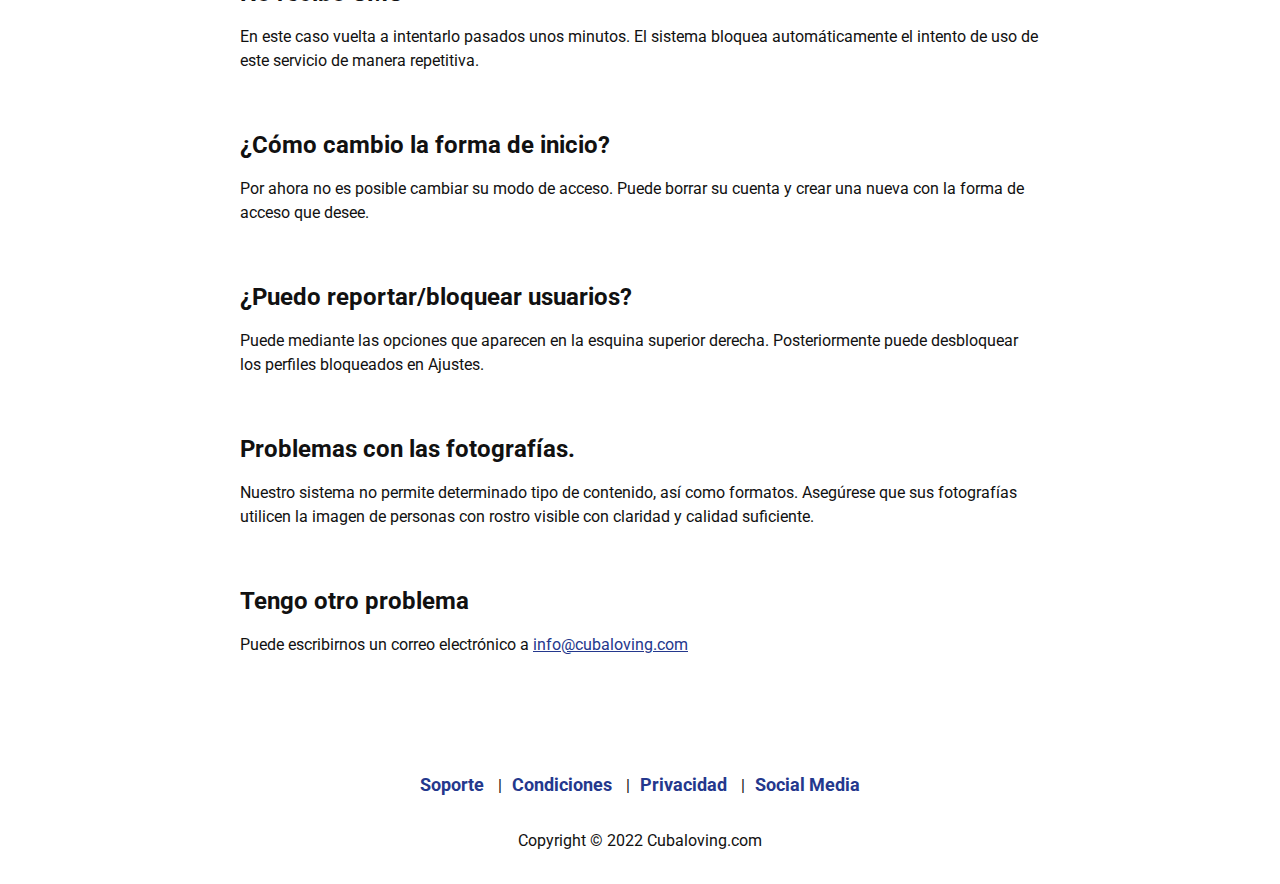
<file: soporte.html>
<!doctype html>
<html>
<head>
<meta charset="utf-8">
	<meta name="viewport" content="width=device-width, initial-scale=1">
	<link rel="preconnect" href="https://fonts.googleapis.com">
<link rel="preconnect" href="https://fonts.gstatic.com" crossorigin>
<link href="https://fonts.googleapis.com/css2?family=Roboto:ital,wght@0,400;0,700;1,400&display=swap" rel="stylesheet">
<title>Cuba Loving</title>
<link href="css/styles.css" rel="stylesheet" type="text/css">
</head>

<body>
	<div class="wrap">
		<div class="langs">
			<a href="index.html">EN</a>
			<a class="active" href="es_index.html">ES</a>
		</div>
		<div class="logo">
			<a href="es_index.html"><img src="img/logo.png" alt="CubaLoving logo"></a>
		</div>
		<div class="slogan">El sitio de citas <span>#1</span> de Cuba</div>
		
		
		<div class="content">
			<h1>Ayuda / Preguntas frecuentes</h1>
			<br>
			<h2>¿Qué es Cubaloving?</h2>
			<p>Cubaloving es una app que te permite conectar con perfiles de tu interés. Puedes organizar tu perfil y fotografías, filtrar búsquedas e interactuar con las personas que te interesen. Además puedes consultar las interacciones otros usuarios con tu propio perfil.</p>			
			<br>
			
			<h2>¿Cubaloving es gratis?</h2>
			<p>Cubaloving es una aplicación gratis a descargar en Apple Store y Google Play que incluye funciones adicionales de pago.</p>
			<br>
			
			<h2>¿Cancelar subscripción?</h2>
			<p>Usted puede cancelar su subscripción en cualquier momento en el menú de subscripciones de su dispositivo IOS o Android. Lo encontrará en “Configuración” – “Subscripciones”. Puede activar o desactivar su subscripción automática.
</p>
			<br>

			<h2>¿Problemas con suscripciones?</h2>
			<p>Si tiene una suscripción activa pero no se reporta correctamente el estado como Premium, por favor pulse en "Settings" > "Restore purchases", el sistema comprobará sus suscripciones activas y restaurará el estado correctamente.
</p>
			<br>
			
			<h2>¿Cómo borrar mi cuenta?</h2>
			<p>Puede eliminar su cuenta en el menú Ajustes de la app. Tenga en cuenta que esta acción es irreversible.</p>
			<br>
			
			<h2>Problemas de inicio de sesión</h2>
			<p>En primer lugar asegúrese de haber introducido correctamente su número de teléfono o perfil de Facebook con el que se registró. En caso de ser correctos usted recibirá un sms para acceder a la app. Si sus datos no están en nuestro sistema tendrá usted que crear un nuevo perfil.</p>
			<br>
			
			<h2>He olvidado mi nombre de usuario</h2>
			<p>No importa. Solo se puede acceder a Cubaloving a través de Facebook o número de teléfono. En caso de Facebook le guiará a la red social para autentificarse. En caso de teléfono se le pedirá comprobación por sms.</p>
			<br>
			
			<h2>No recibo SMS</h2>
			<p>En este caso vuelta a intentarlo pasados unos minutos. El sistema bloquea automáticamente el intento de uso de este servicio de manera repetitiva.</p>
			<br>
			
			<h2>¿Cómo cambio la forma de inicio?</h2>
			<p>Por ahora no es posible cambiar su modo de acceso. Puede borrar su cuenta y crear una nueva con la forma de acceso que desee.</p>
			<br>
			
			<h2>¿Puedo reportar/bloquear usuarios?</h2>
			<p>Puede mediante las opciones que aparecen en la esquina superior derecha. Posteriormente puede desbloquear los perfiles bloqueados en Ajustes.</p>
			<br>
			
			<h2>Problemas con las fotografías.</h2>
			<p>Nuestro sistema no permite determinado tipo de contenido, así como formatos. Asegúrese que sus fotografías utilicen la imagen de personas con rostro visible con claridad y calidad suficiente.</p>
			<br>
			
			<h2>Tengo otro problema</h2>
			<p>Puede escribirnos un correo electrónico a <a href="mailto:info@cubaloving.com">info@cubaloving.com</a>
			</p>
			
			
			
			
			
			
			
			
			
			
			
		</div>
		
		<div class="menu">
			<ul>
				<li><a href="soporte.html">Soporte</a></li>
				<li><a href="terminos.html">Condiciones</a></li>
				<li><a href="privacidad.html">Privacidad</a></li>
				<li><a href="https://www.instagram.com/cubaloving/" target="_blank">Social Media</a></li>
			</ul>
			<p>Copyright &copy; 2022 Cubaloving.com</p>
		</div>
		
		
		
		
	</div>
</body>
</html>
</file>
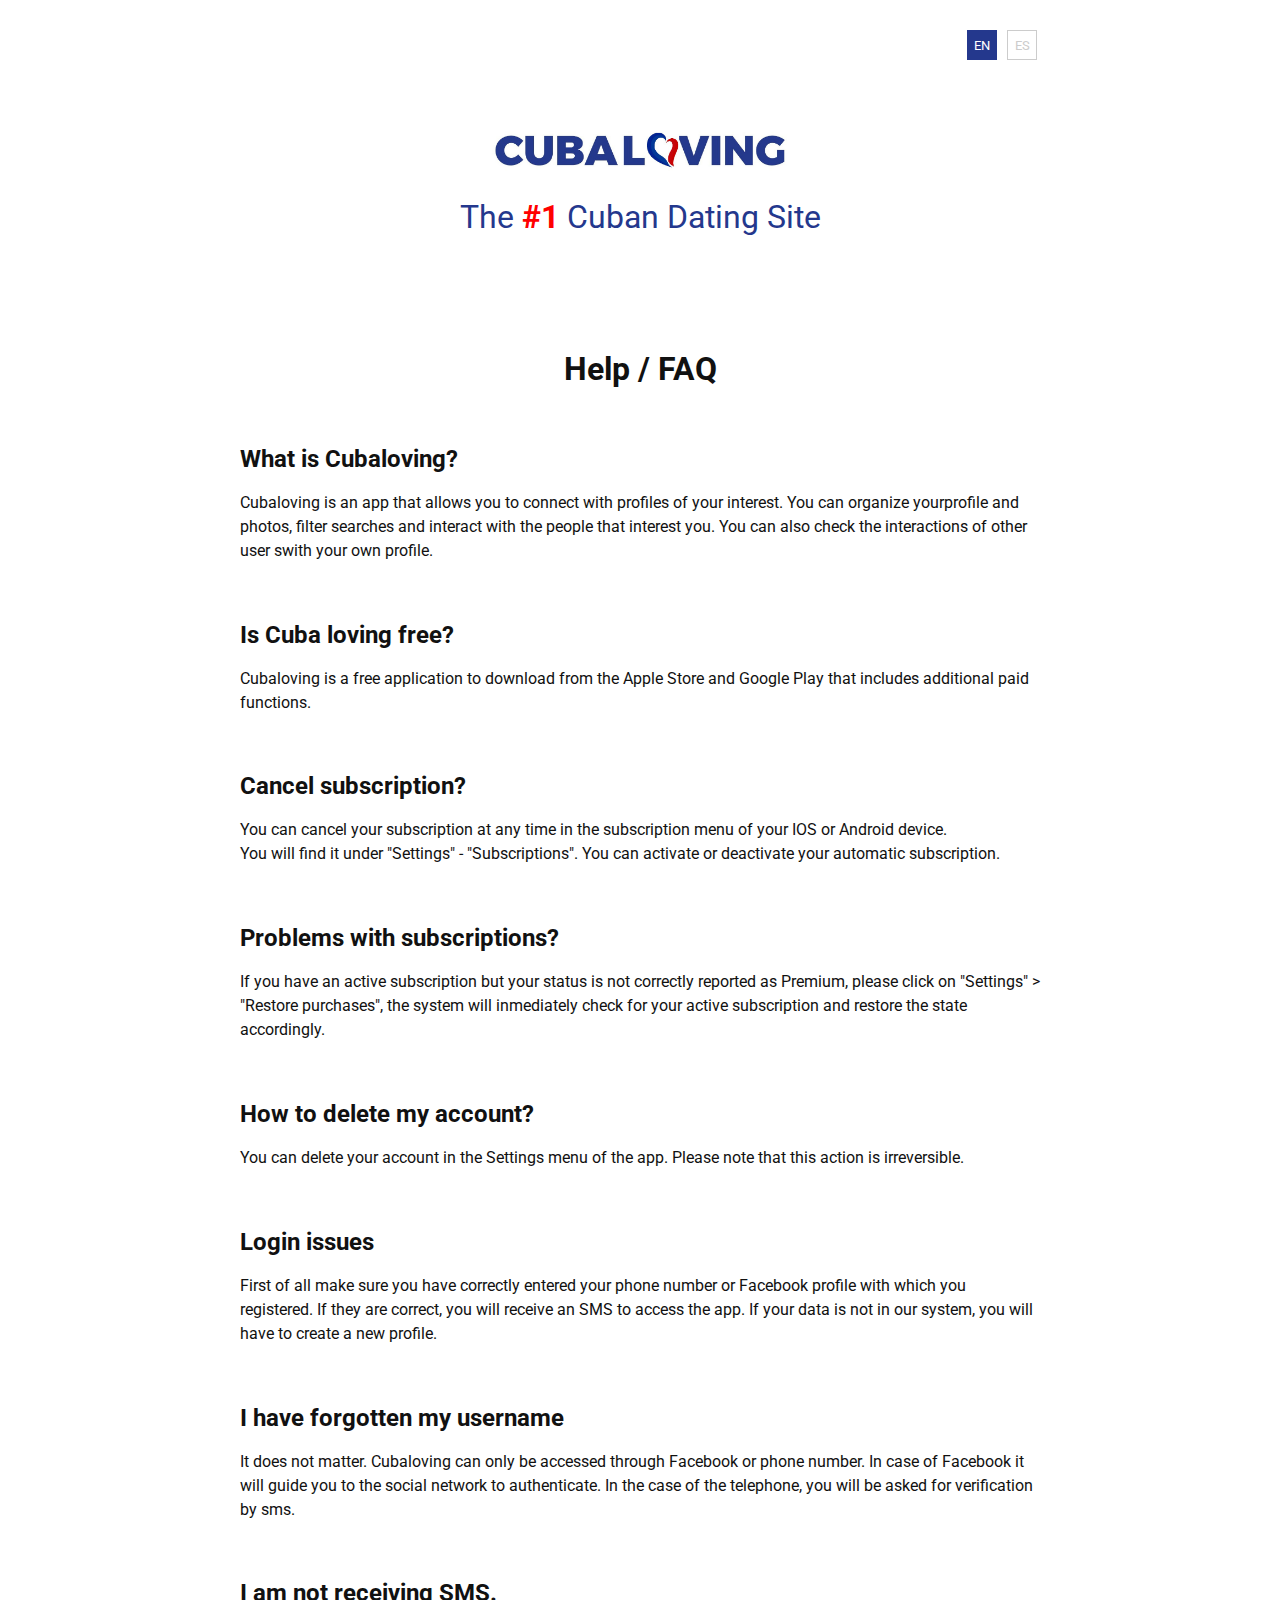
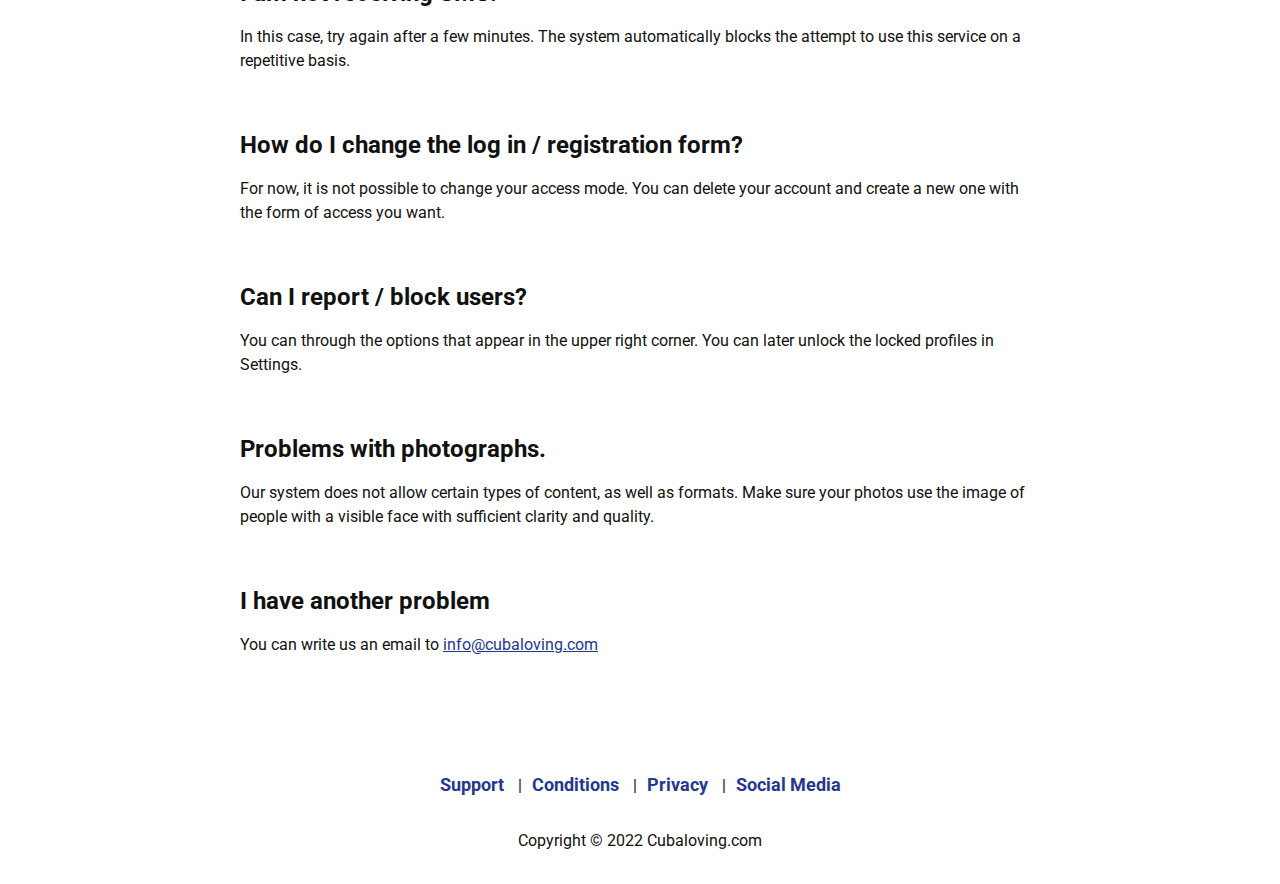
<file: support.html>
<!doctype html>
<html>
<head>
<meta charset="utf-8">
	<meta name="viewport" content="width=device-width, initial-scale=1">
	<link rel="preconnect" href="https://fonts.googleapis.com">
<link rel="preconnect" href="https://fonts.gstatic.com" crossorigin>
<link href="https://fonts.googleapis.com/css2?family=Roboto:ital,wght@0,400;0,700;1,400&display=swap" rel="stylesheet">
<title>Cuba Loving</title>
<link href="css/styles.css" rel="stylesheet" type="text/css">
</head>

<body>
	<div class="wrap">
		<div class="langs">
			<a class="active" href="index.html">EN</a>
			<a href="es_index.html">ES</a>
		</div>
		<div class="logo">
			<a href="index.html"><img src="img/logo.png" alt="CubaLoving logo"></a>
		</div>
		<div class="slogan">The <span>#1</span> Cuban Dating Site</div>
		
		
		<div class="content">
			<h1>Help / FAQ</h1>
			<br>
			<h2>What is Cubaloving?</h2>
			<p>Cubaloving is an app that allows you to connect with profiles of your interest. You can organize yourprofile and photos, filter searches and interact with the people that interest you. You can also check the interactions of other user swith your own profile.</p>			
			<br>
			
			<h2>Is Cuba loving free?</h2>
			<p>Cubaloving is a free application to download from the Apple Store and Google Play that includes additional paid functions.</p>
			<br>
			
			<h2>Cancel subscription?</h2>
			<p>You can cancel your subscription at any time in the subscription menu of your IOS or Android device.<br>
You will find it under "Settings" - "Subscriptions". You can activate or deactivate your automatic subscription.
</p>
			<br>

			<h2>Problems with subscriptions?</h2>
			<p>If you have an active subscription but your status is not correctly reported as Premium, please click on "Settings" > "Restore purchases", the system will inmediately check for your active subscription and restore the state accordingly.
</p>
			<br>
			
			<h2>How to delete my account?</h2>
			<p>You can delete your account in the Settings menu of the app. Please note that this action is irreversible.</p>
			<br>
			
			<h2>Login issues</h2>
			<p>First of all make sure you have correctly entered your phone number or Facebook profile with which you registered. If they are correct, you will receive an SMS to access the app. If your data is not in our system, you will have to create a new profile.</p>
			<br>
			
			<h2>I have forgotten my username</h2>
			<p>It does not matter. Cubaloving can only be accessed through Facebook or phone number. In case of Facebook it will guide you to the social network to authenticate. In the case of the telephone, you will be asked for verification by sms.</p>
			<br>
			
			<h2>I am not receiving SMS.</h2>
			<p>In this case, try again after a few minutes. The system automatically blocks the attempt to use this service on a repetitive basis.</p>
			<br>
			
			<h2>How do I change the log in / registration form?</h2>
			<p>For now, it is not possible to change your access mode. You can delete your account and create a new one with the form of access you want.</p>
			<br>
			
			<h2>Can I report / block users?</h2>
			<p>You can through the options that appear in the upper right corner. You can later unlock the locked profiles in Settings.</p>
			<br>
			
			<h2>Problems with photographs.</h2>
			<p>Our system does not allow certain types of content, as well as formats. Make sure your photos use the image of people with a visible face with sufficient clarity and quality.</p>
			<br>
			
			<h2> I have another problem</h2>
			<p>You can write us an email to <a href="mailto:info@cubaloving.com">info@cubaloving.com</a>
			</p>
			
			
			
			
			
			
			
			
			
			
			
		</div>
		
		<div class="menu">
			<ul>
				<li><a href="support.html">Support</a></li>
				<li><a href="conditions.html">Conditions</a></li>
				<li><a href="privacy.html">Privacy</a></li>
				<li><a href="https://www.instagram.com/cubaloving/" target="_blank">Social Media</a></li>
			</ul>
			<p>Copyright &copy; 2022 Cubaloving.com</p>
		</div>
		
		
		
		
	</div>
</body>
</html>
</file>
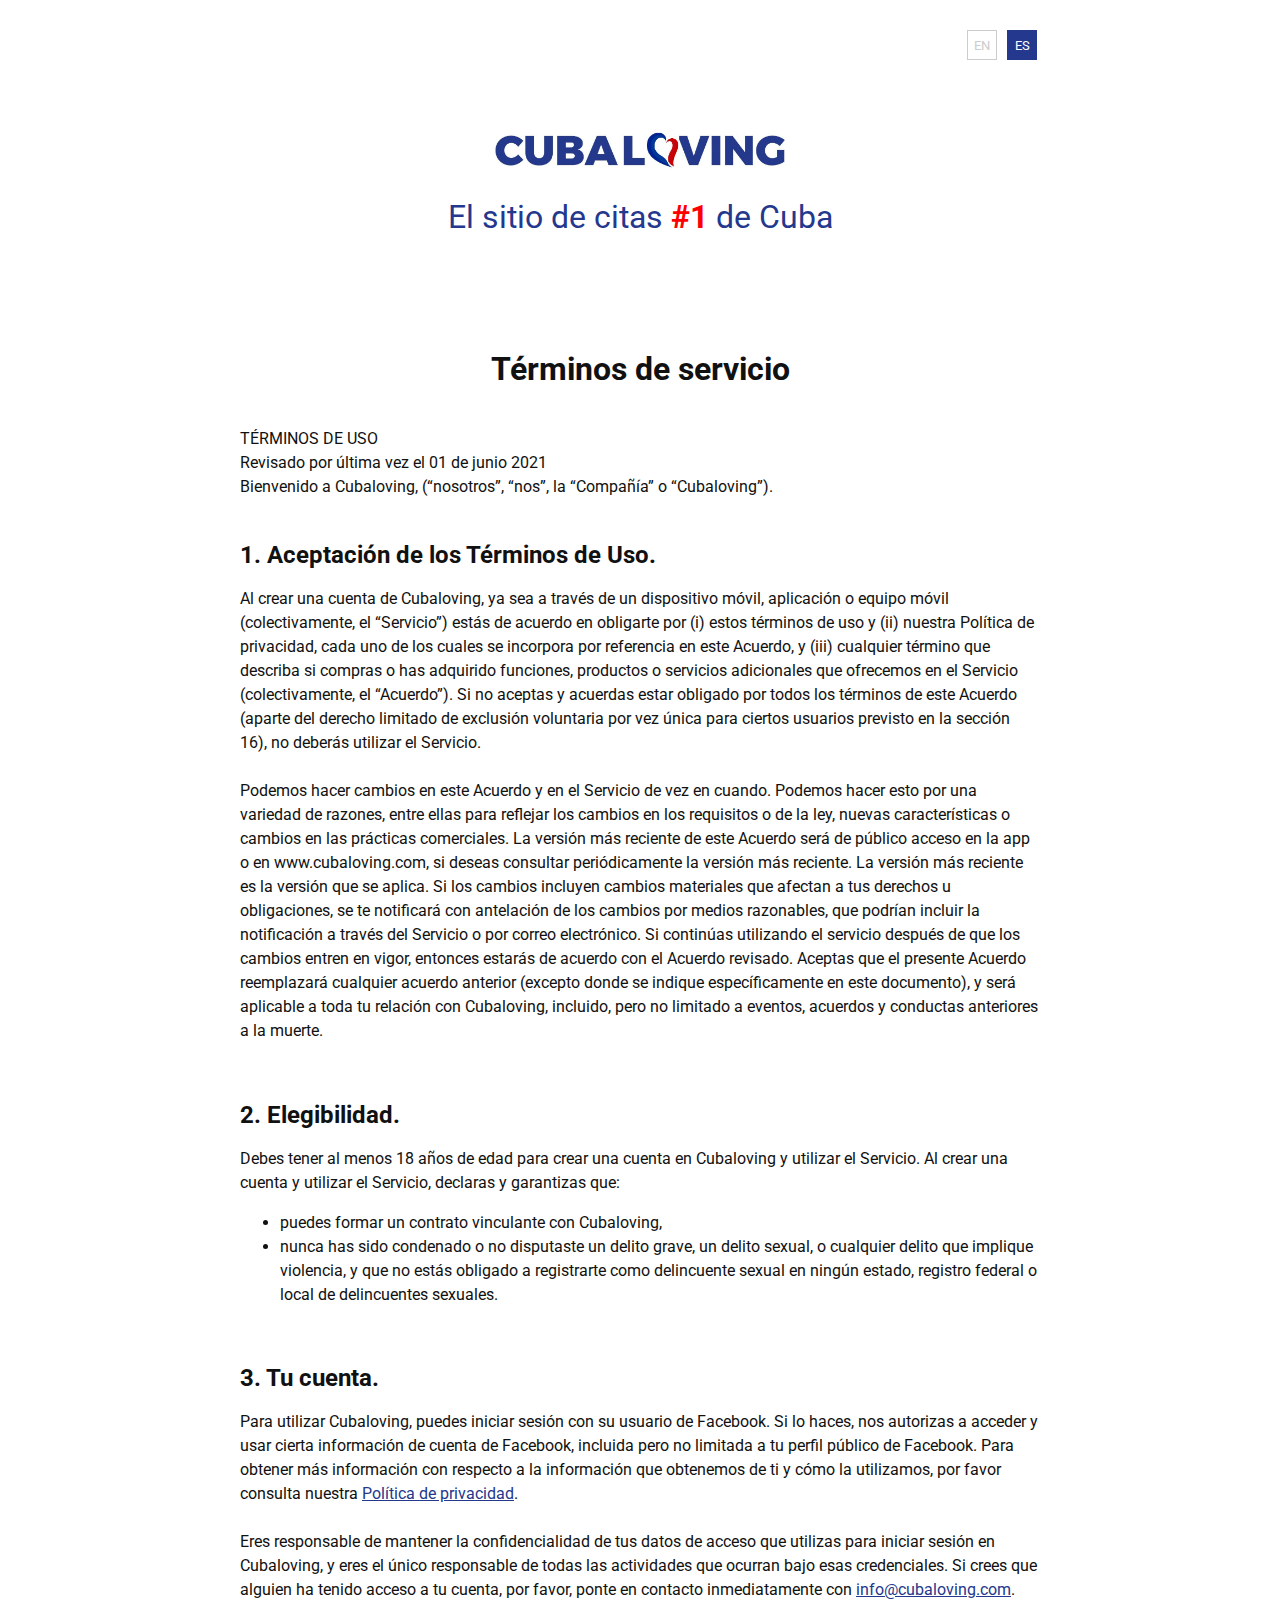
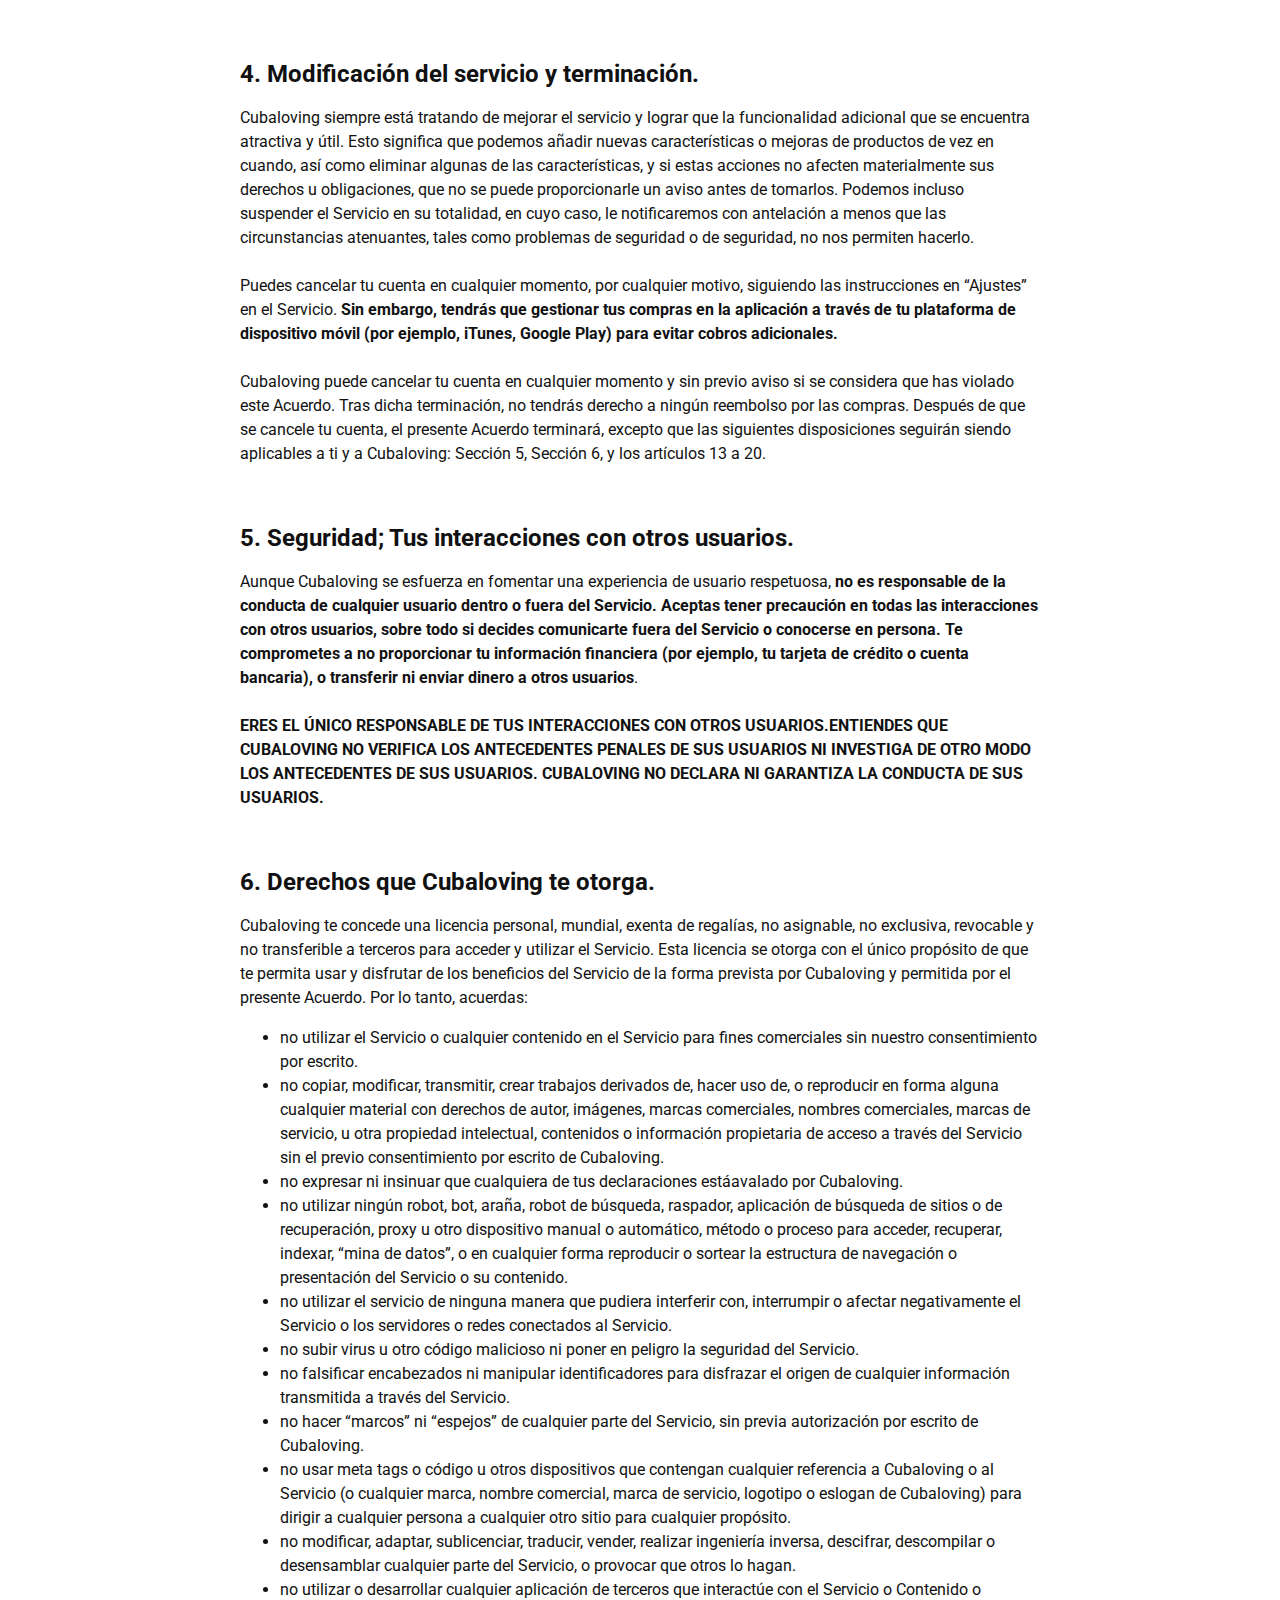
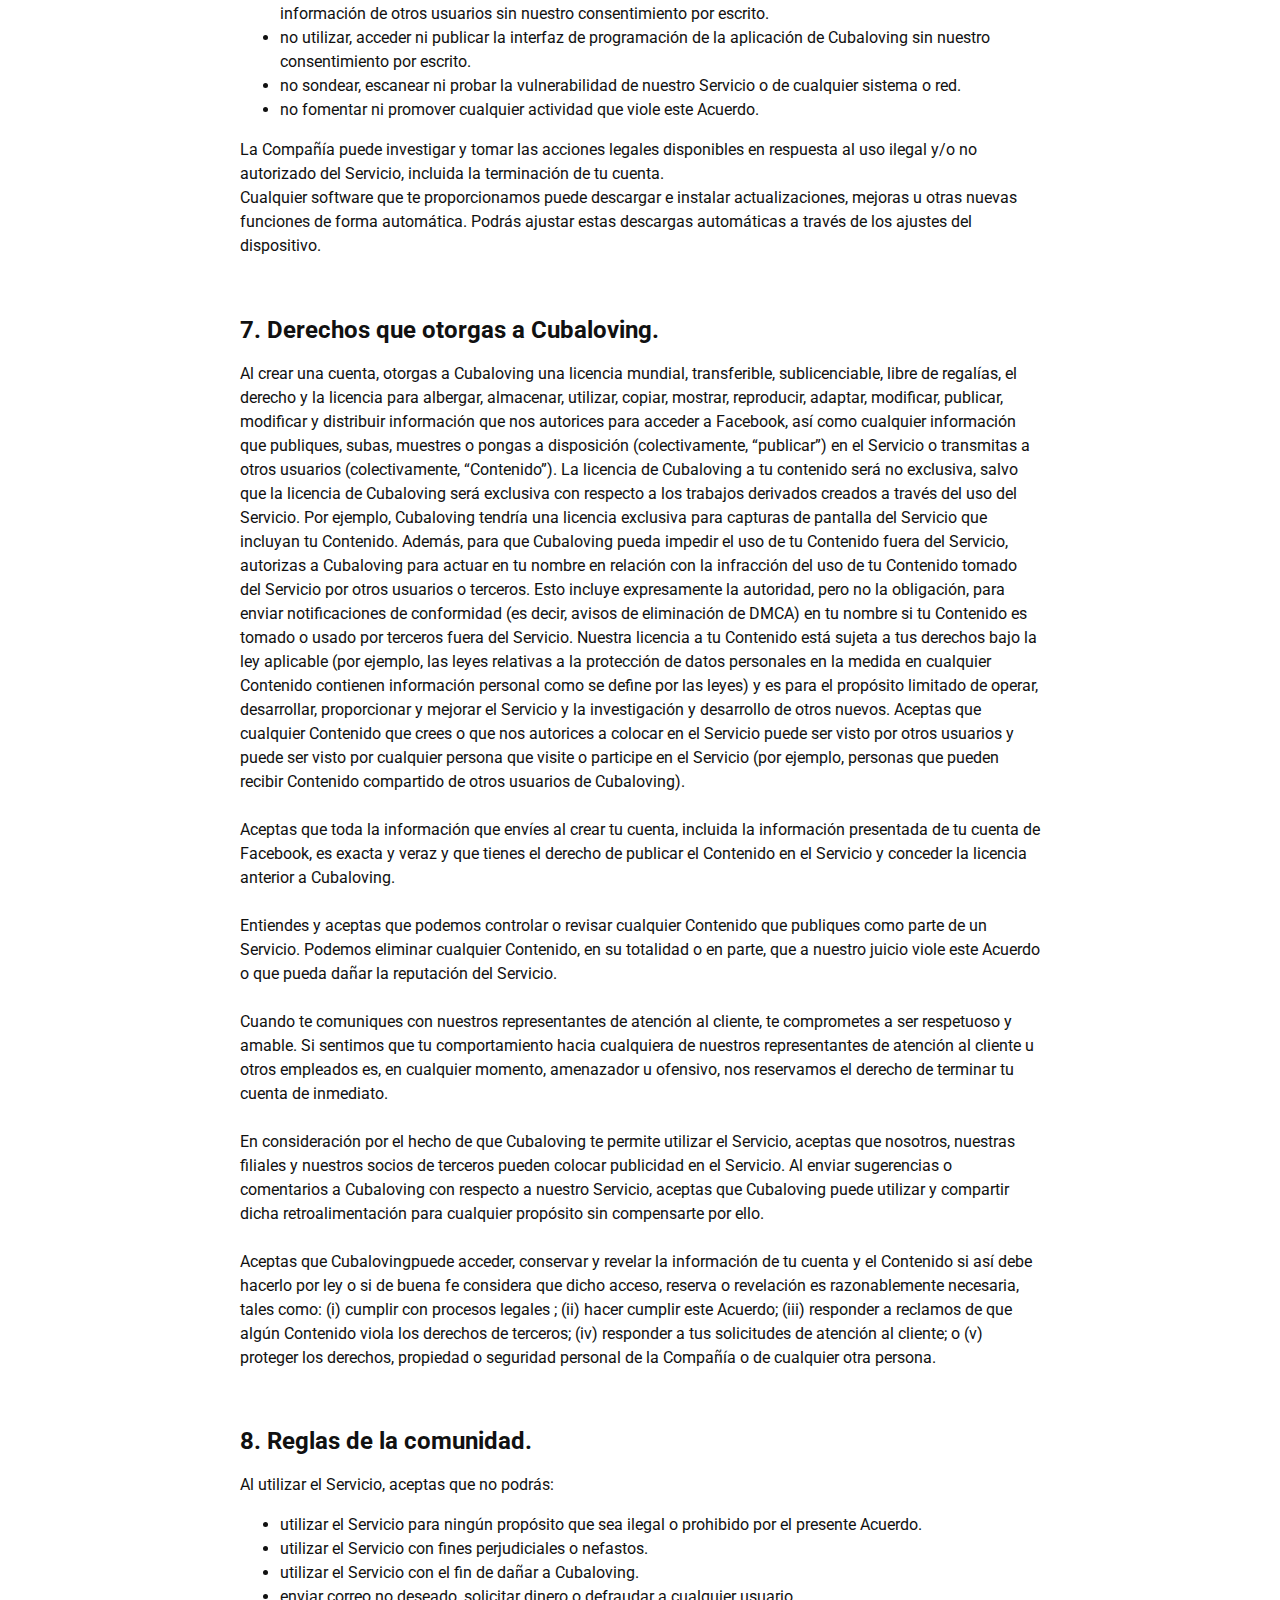
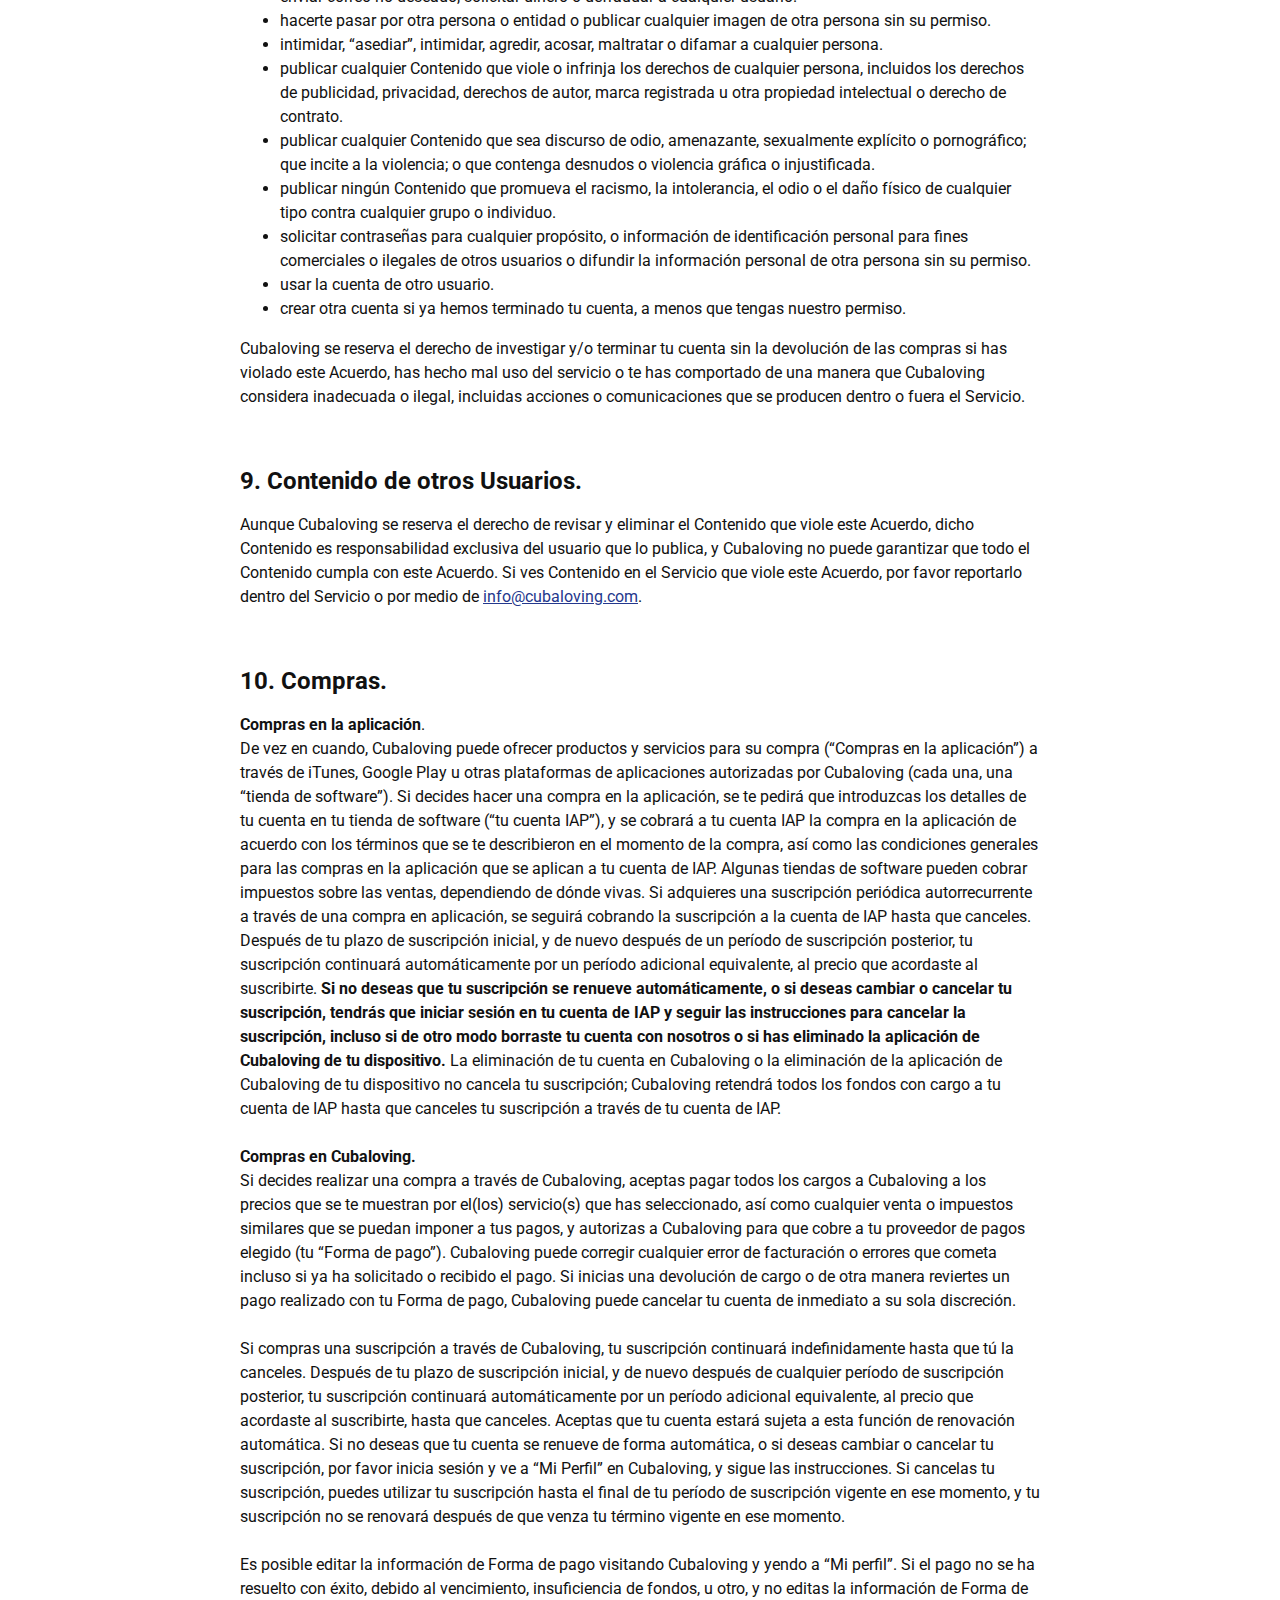
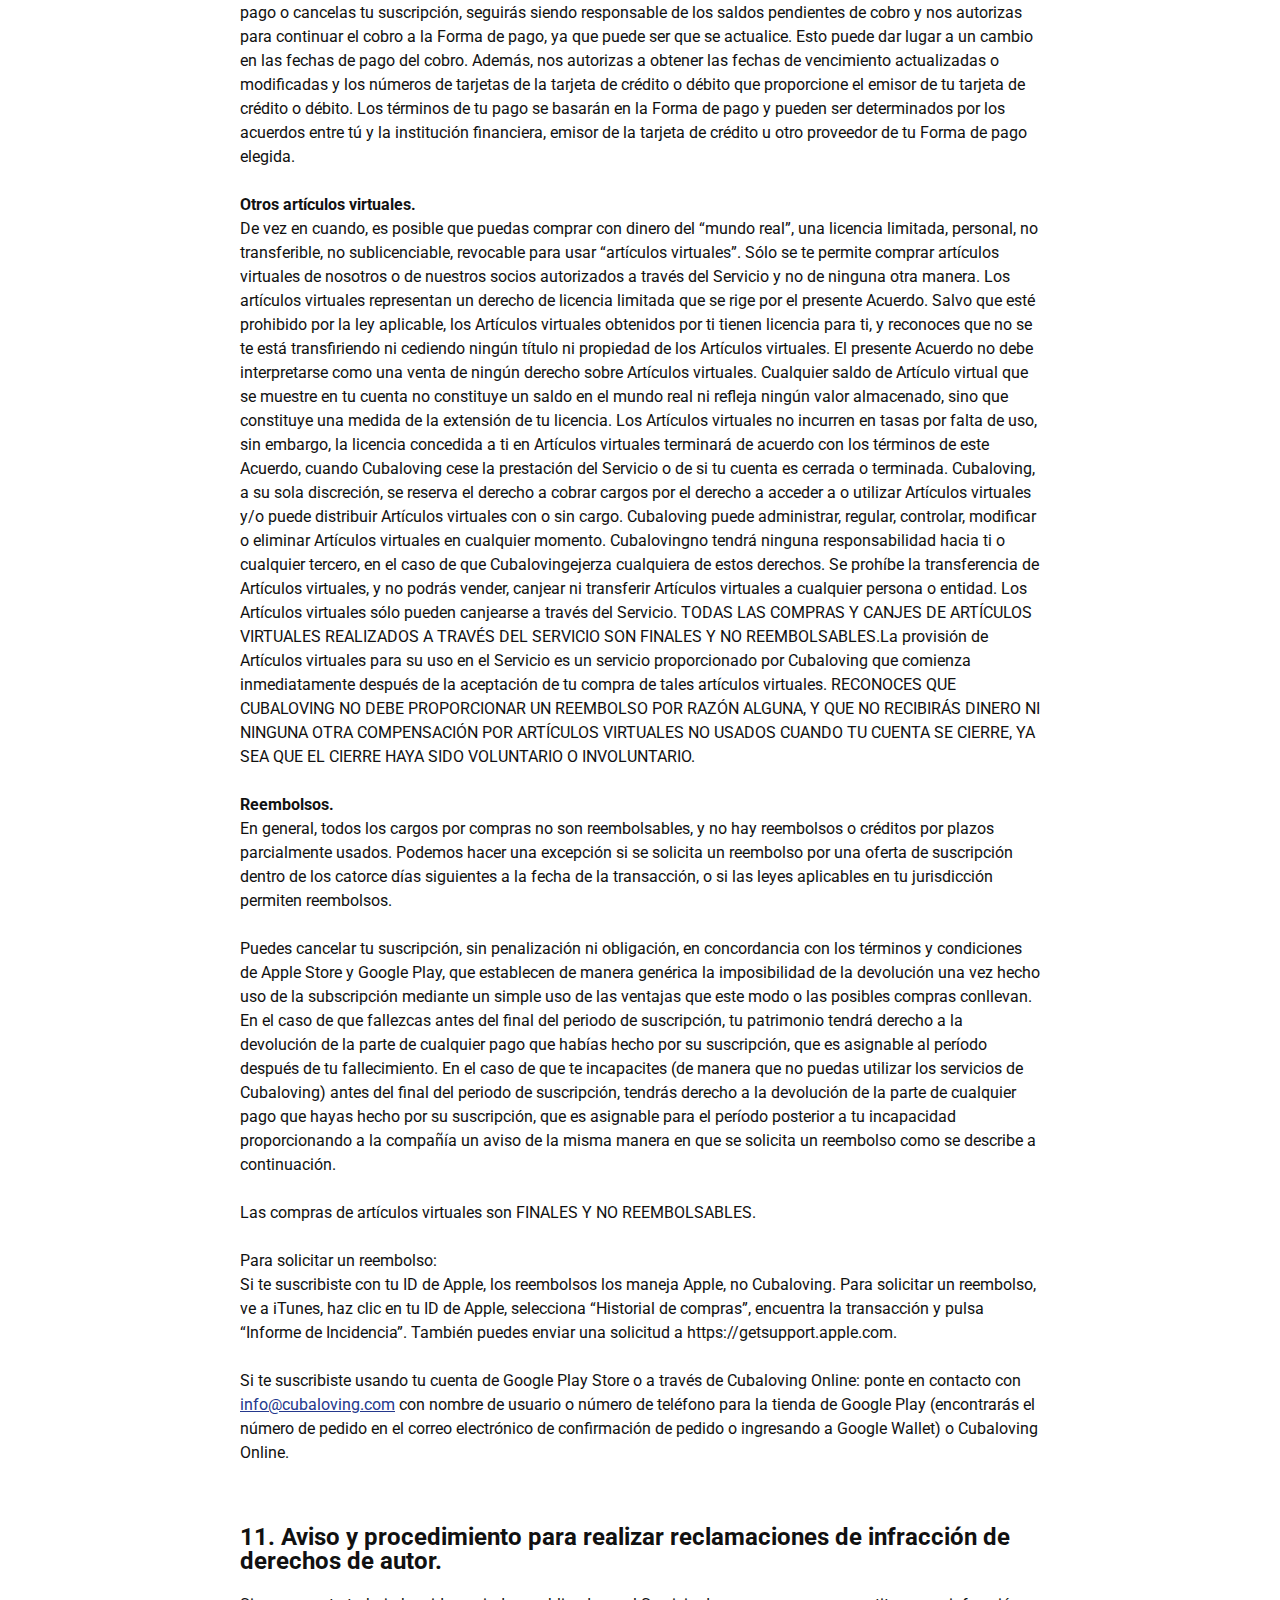
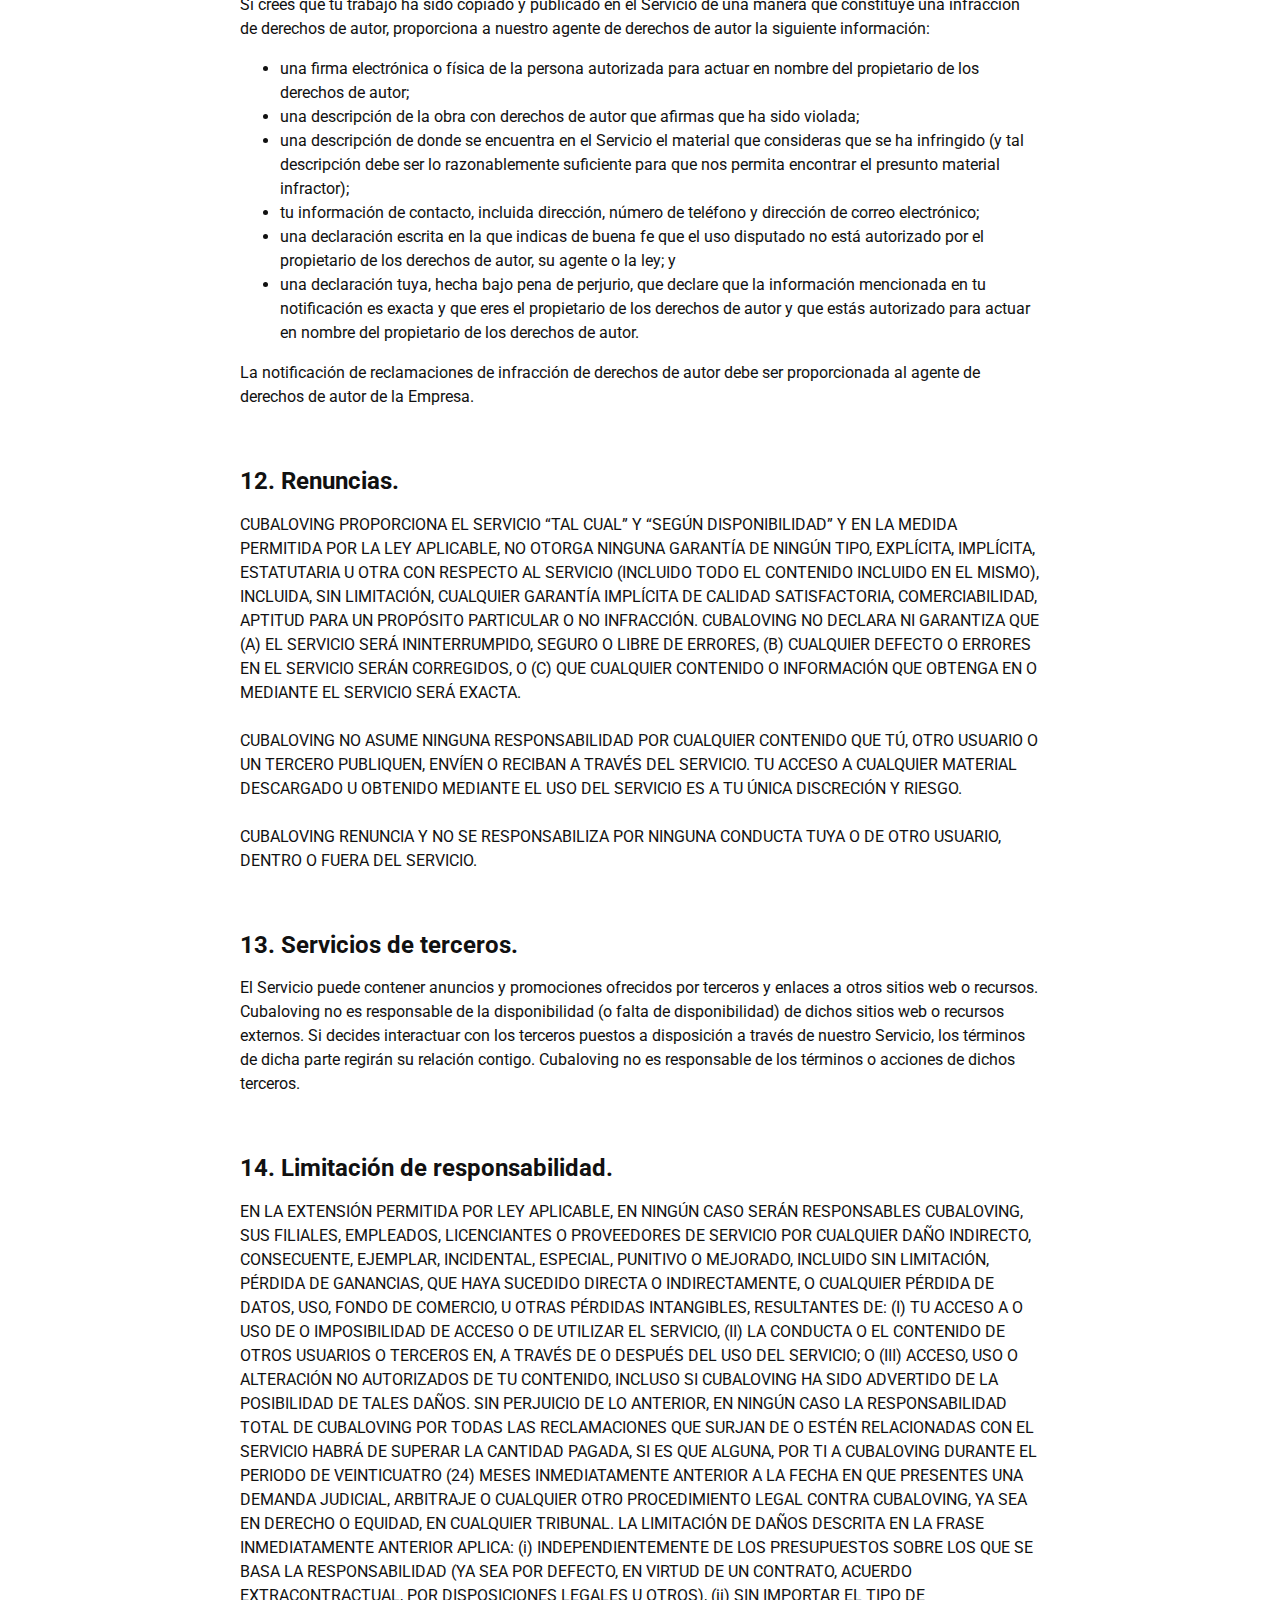
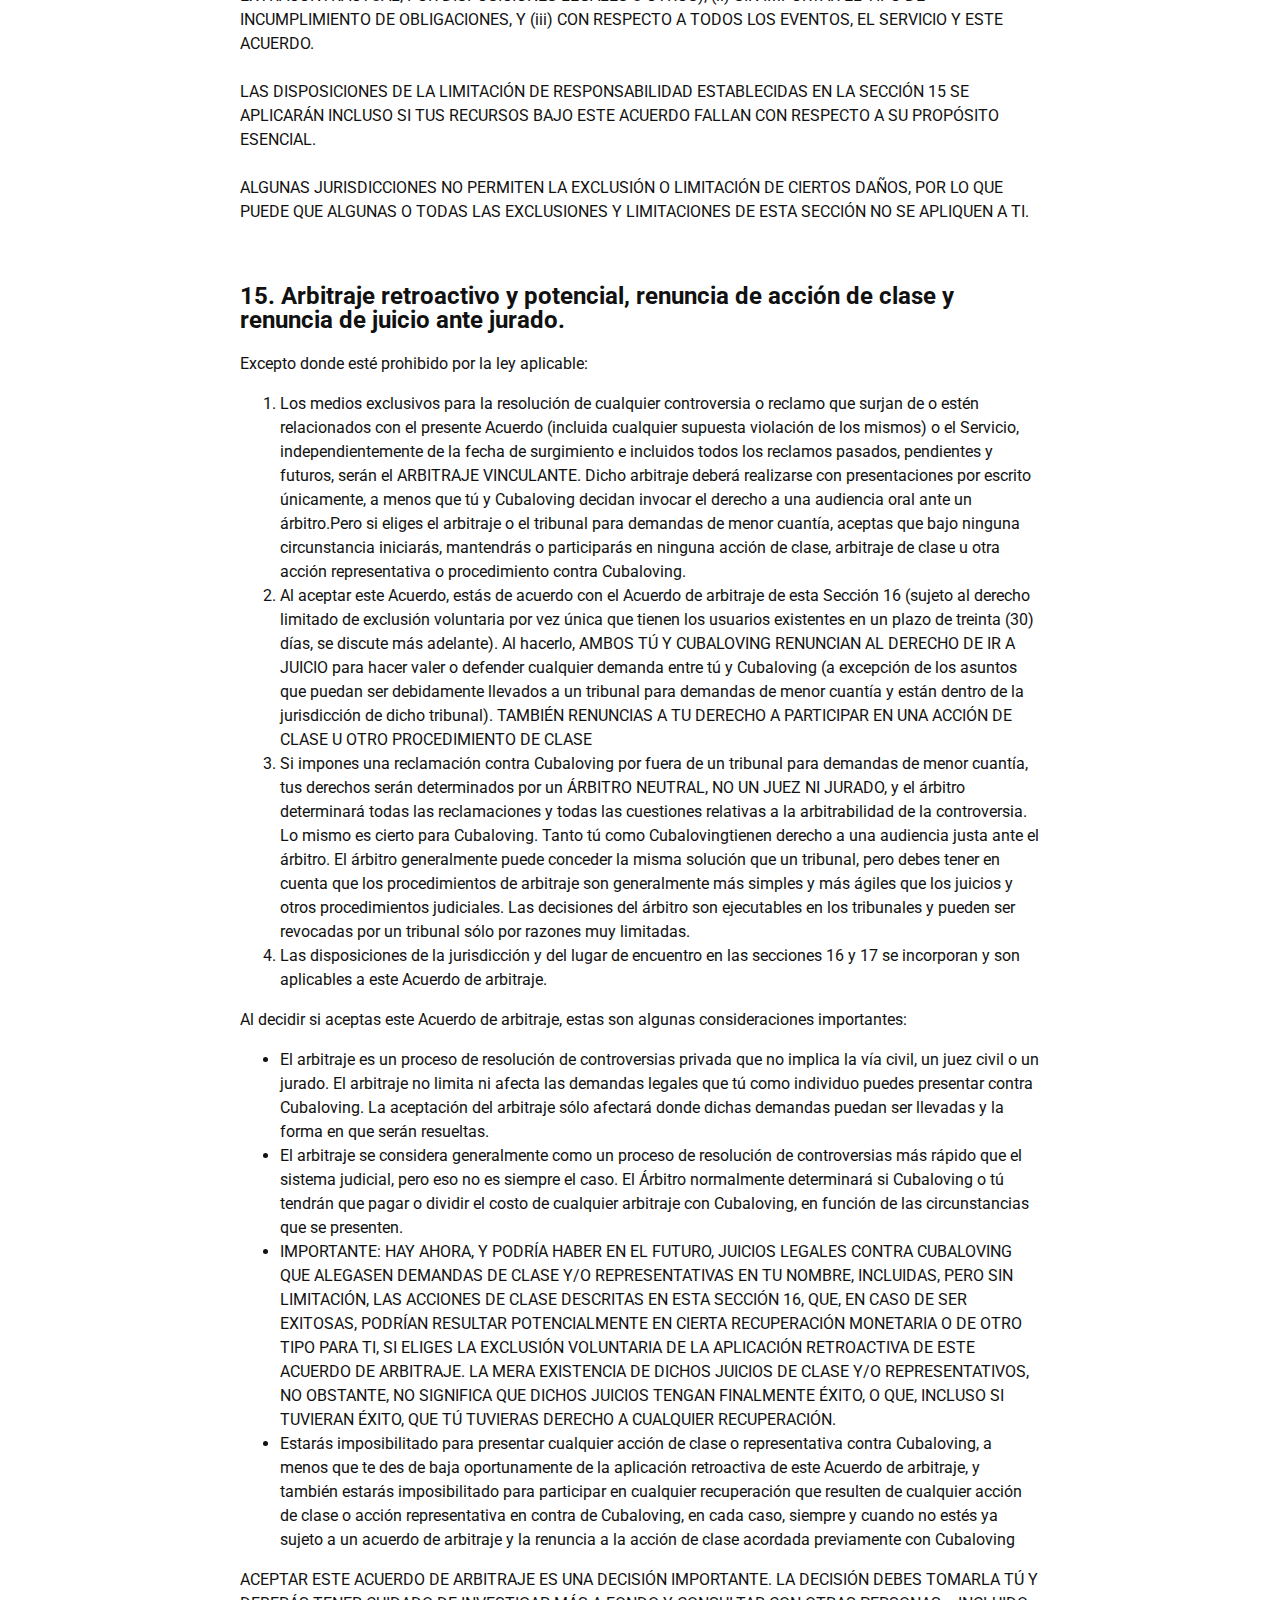
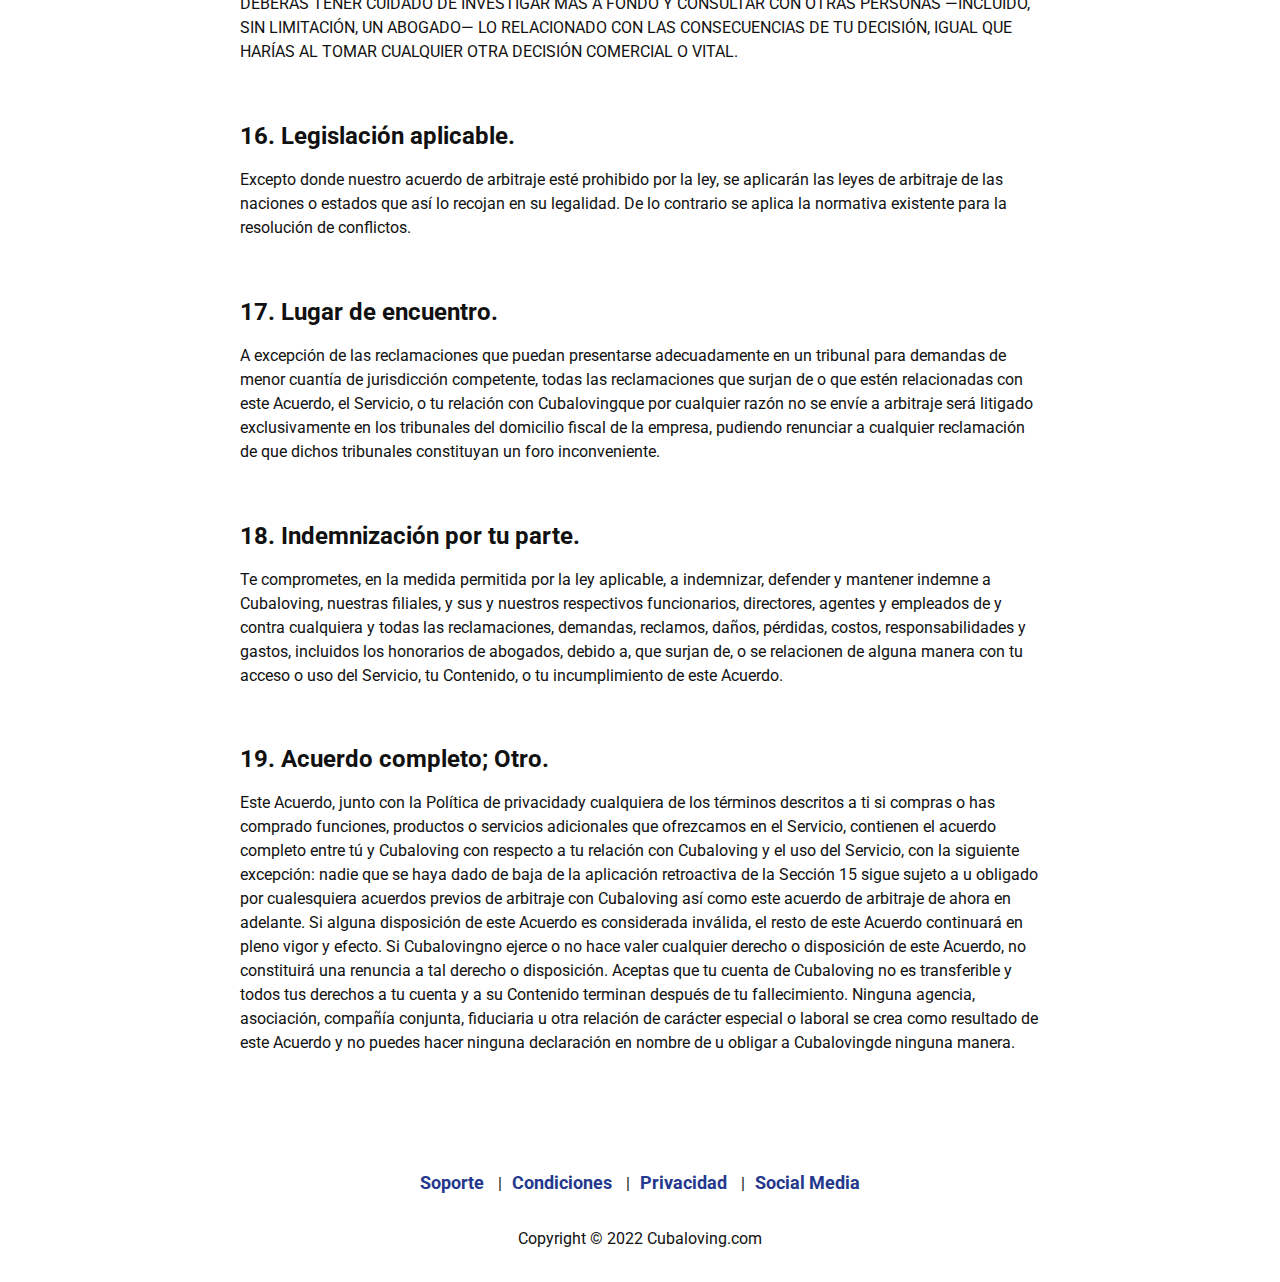
<file: terminos.html>
<!doctype html>
<html>
<head>
<meta charset="utf-8">
	<meta name="viewport" content="width=device-width, initial-scale=1">
	<link rel="preconnect" href="https://fonts.googleapis.com">
<link rel="preconnect" href="https://fonts.gstatic.com" crossorigin>
<link href="https://fonts.googleapis.com/css2?family=Roboto:ital,wght@0,400;0,700;1,400&display=swap" rel="stylesheet">
<title>Cuba Loving</title>
<link href="css/styles.css" rel="stylesheet" type="text/css">
</head>

<body>
	<div class="wrap">
		<div class="langs">
			<a href="index.html">EN</a>
			<a class="active" href="es_index.html">ES</a>
		</div>
		<div class="logo">
			<a href="es_index.html"><img src="img/logo.png" alt="CubaLoving logo"></a>
		</div>
		<div class="slogan">El sitio de citas <span>#1</span> de Cuba</div>
		
		
		<div class="content">
			<h1>Términos de servicio</h1>
			<br>
			TÉRMINOS DE USO<br>
Revisado por última vez el 01 de junio 2021<br>
Bienvenido a Cubaloving, (“nosotros”, “nos”, la “Compañía” o “Cubaloving”).<br><br>

			
			
			
			
			<h2>1.	Aceptación de los Términos de Uso.</h2>
			<p>Al crear una cuenta de Cubaloving, ya sea a través de un dispositivo móvil, aplicación o equipo móvil (colectivamente, el “Servicio”) estás de acuerdo en obligarte por (i) estos términos de uso y (ii) nuestra Política de privacidad, cada uno de los cuales se incorpora por referencia en este Acuerdo, y (iii) cualquier término que describa si compras o has adquirido funciones, productos o servicios adicionales que ofrecemos en el Servicio (colectivamente, el “Acuerdo”). Si no aceptas y acuerdas estar obligado por todos los términos de este Acuerdo (aparte del derecho limitado de exclusión voluntaria por vez única para ciertos usuarios previsto en la sección 16), no deberás utilizar el Servicio.<br><br>
Podemos hacer cambios en este Acuerdo y en el Servicio de vez en cuando. Podemos hacer esto por una variedad de razones, entre ellas para reflejar los cambios en los requisitos o de la ley, nuevas características o cambios en las prácticas comerciales. La versión más reciente de este Acuerdo será de público acceso en la app o en www.cubaloving.com, si deseas consultar periódicamente la versión más reciente. La versión más reciente es la versión que se aplica. Si los cambios incluyen cambios materiales que afectan a tus derechos u obligaciones, se te notificará con antelación de los cambios por medios razonables, que podrían incluir la notificación a través del Servicio o por correo electrónico. Si continúas utilizando el servicio después de que los cambios entren en vigor, entonces estarás de acuerdo con el Acuerdo revisado. Aceptas que el presente Acuerdo reemplazará cualquier acuerdo anterior (excepto donde se indique específicamente en este documento), y será aplicable a toda tu relación con Cubaloving, incluido, pero no limitado a eventos, acuerdos y conductas anteriores a la muerte.

</p>			
			<br>
			
			<h2>2.	Elegibilidad.</h2>
			<p>Debes tener al menos 18 años de edad para crear una cuenta en Cubaloving y utilizar el Servicio. Al crear una cuenta y utilizar el Servicio, declaras y garantizas que:
			<ul>
			<li>puedes formar un contrato vinculante con Cubaloving,</li>
<li>nunca has sido condenado o no disputaste un delito grave, un delito sexual, o cualquier delito que implique violencia, y que no estás obligado a registrarte como delincuente sexual en ningún estado, registro federal o local de delincuentes sexuales.</li>
			</ul>

</p>
			<br>
			
			<h2>3.	Tu cuenta.</h2>
			<p>Para utilizar Cubaloving, puedes iniciar sesión con su usuario de Facebook.  Si lo haces, nos autorizas a acceder y usar cierta información de cuenta de Facebook, incluida pero no limitada a tu perfil público de Facebook. Para obtener más información con respecto a la información que obtenemos de ti y cómo la utilizamos, por favor consulta nuestra <a href="privacidad.html">Política de privacidad</a>. <br><br>
Eres responsable de mantener la confidencialidad de tus datos de acceso que utilizas para iniciar sesión en Cubaloving, y eres el único responsable de todas las actividades que ocurran bajo esas credenciales. Si crees que alguien ha tenido acceso a tu cuenta, por favor, ponte en contacto inmediatamente con <a href="mailto:info@cubaloving.com">info@cubaloving.com</a>. </p>
			<br>
			
			<h2>4.	Modificación del servicio y terminación.</h2>
			<p>Cubaloving siempre está tratando de mejorar el servicio y lograr que la funcionalidad adicional que se encuentra atractiva y útil. Esto significa que podemos añadir nuevas características o mejoras de productos de vez en cuando, así como eliminar algunas de las características, y si estas acciones no afecten materialmente sus derechos u obligaciones, que no se puede proporcionarle un aviso antes de tomarlos. Podemos incluso suspender el Servicio en su totalidad, en cuyo caso, le notificaremos con antelación a menos que las circunstancias atenuantes, tales como problemas de seguridad o de seguridad, no nos permiten hacerlo.<br><br>
Puedes cancelar tu cuenta en cualquier momento, por cualquier motivo, siguiendo las instrucciones en “Ajustes” en el Servicio. <strong>Sin embargo, tendrás que gestionar tus compras en la aplicación a través de tu plataforma de dispositivo móvil (por ejemplo, iTunes, Google Play) para evitar cobros adicionales.</strong><br><br>
Cubaloving puede cancelar tu cuenta en cualquier momento y sin previo aviso si se considera que has violado este Acuerdo. Tras dicha terminación, no tendrás derecho a ningún reembolso por las compras. Después de que se cancele tu cuenta, el presente Acuerdo terminará, excepto que las siguientes disposiciones seguirán siendo aplicables a ti y a Cubaloving: Sección 5, Sección 6, y los artículos 13 a 20.

</p>
			<br>
			
			<h2>5.	Seguridad; Tus interacciones con otros usuarios.</h2>
			<p>Aunque Cubaloving se esfuerza en fomentar una experiencia de usuario respetuosa, <strong>no es responsable de la conducta de cualquier usuario dentro o fuera del Servicio. Aceptas tener precaución en todas las interacciones con otros usuarios, sobre todo si decides comunicarte fuera del Servicio o conocerse en persona. Te comprometes a no proporcionar tu información financiera (por ejemplo, tu tarjeta de crédito o cuenta bancaria), o transferir ni enviar dinero a otros usuarios</strong>.<br><br>
<strong>ERES EL ÚNICO RESPONSABLE DE TUS INTERACCIONES CON OTROS USUARIOS.ENTIENDES QUE CUBALOVING NO VERIFICA LOS ANTECEDENTES PENALES DE SUS USUARIOS NI INVESTIGA DE OTRO MODO LOS ANTECEDENTES DE SUS USUARIOS. CUBALOVING NO DECLARA NI GARANTIZA LA CONDUCTA DE SUS USUARIOS.</strong> 

</p>
			<br>
			
			<h2>6.	Derechos que Cubaloving te otorga.</h2>
			<p>Cubaloving te concede una licencia personal, mundial, exenta de regalías, no asignable, no exclusiva, revocable y no transferible a terceros para acceder y utilizar el Servicio. Esta licencia se otorga con el único propósito de que te permita usar y disfrutar de los beneficios del Servicio de la forma prevista por Cubaloving y permitida por el presente Acuerdo. Por lo tanto, acuerdas:
			<ul>
<li>no utilizar el Servicio o cualquier contenido en el Servicio para fines comerciales sin nuestro consentimiento por escrito.</li>
<li>no copiar, modificar, transmitir, crear trabajos derivados de, hacer uso de, o reproducir en forma alguna cualquier material con derechos de autor, imágenes, marcas comerciales, nombres comerciales, marcas de servicio, u otra propiedad intelectual, contenidos o información propietaria de acceso a través del Servicio sin el previo consentimiento por escrito de Cubaloving.</li>
<li>no expresar ni insinuar que cualquiera de tus declaraciones estáavalado por Cubaloving.</li>
<li>no utilizar ningún robot, bot, araña, robot de búsqueda, raspador, aplicación de búsqueda de sitios o de recuperación, proxy u otro dispositivo manual o automático, método o proceso para acceder, recuperar, indexar, “mina de datos”, o en cualquier forma reproducir o sortear la estructura de navegación o presentación del Servicio o su contenido.</li>
<li>no utilizar el servicio de ninguna manera que pudiera interferir con, interrumpir o afectar negativamente el Servicio o los servidores o redes conectados al Servicio.</li>
<li>no subir virus u otro código malicioso ni poner en peligro la seguridad del Servicio.</li>
<li>no falsificar encabezados ni manipular identificadores para disfrazar el origen de cualquier información transmitida a través del Servicio.</li>
<li>no hacer “marcos” ni “espejos” de cualquier parte del Servicio, sin previa autorización por escrito de Cubaloving.</li>
<li>no usar meta tags o código u otros dispositivos que contengan cualquier referencia a Cubaloving o al Servicio (o cualquier marca, nombre comercial, marca de servicio, logotipo o eslogan de Cubaloving) para dirigir a cualquier persona a cualquier otro sitio para cualquier propósito.</li>
<li>no modificar, adaptar, sublicenciar, traducir, vender, realizar ingeniería inversa, descifrar, descompilar o desensamblar cualquier parte del Servicio, o provocar que otros lo hagan.</li>
<li>no utilizar o desarrollar cualquier aplicación de terceros que interactúe con el Servicio o Contenido o información de otros usuarios sin nuestro consentimiento por escrito.</li>
<li>no utilizar, acceder ni publicar la interfaz de programación de la aplicación de Cubaloving sin nuestro consentimiento por escrito.</li>
<li>no sondear, escanear ni probar la vulnerabilidad de nuestro Servicio o de cualquier sistema o red.</li>
<li>no fomentar ni promover cualquier actividad que viole este Acuerdo.</li>
			</ul>
La Compañía puede investigar y tomar las acciones legales disponibles en respuesta al uso ilegal y/o no autorizado del Servicio, incluida la terminación de tu cuenta.<br>
Cualquier software que te proporcionamos puede descargar e instalar actualizaciones, mejoras u otras nuevas funciones de forma automática. Podrás ajustar estas descargas automáticas a través de los ajustes del dispositivo.

</p>
			<br>
			
			<h2>7.	Derechos que otorgas a Cubaloving.</h2>
			<p>Al crear una cuenta, otorgas a Cubaloving una licencia mundial, transferible, sublicenciable, libre de regalías, el derecho y la licencia para albergar, almacenar, utilizar, copiar, mostrar, reproducir, adaptar, modificar, publicar, modificar y distribuir información que nos autorices para acceder a Facebook, así como cualquier información que publiques, subas, muestres o pongas a disposición (colectivamente, “publicar”) en el Servicio o transmitas a otros usuarios (colectivamente, “Contenido”). La licencia de Cubaloving a tu contenido será no exclusiva, salvo que la licencia de Cubaloving será exclusiva con respecto a los trabajos derivados creados a través del uso del Servicio. Por ejemplo, Cubaloving tendría una licencia exclusiva para capturas de pantalla del Servicio que incluyan tu Contenido. Además, para que Cubaloving pueda impedir el uso de tu Contenido fuera del Servicio, autorizas a Cubaloving para actuar en tu nombre en relación con la infracción del uso de tu Contenido tomado del Servicio por otros usuarios o terceros. Esto incluye expresamente la autoridad, pero no la obligación, para enviar notificaciones de conformidad (es decir, avisos de eliminación de DMCA) en tu nombre si tu Contenido es tomado o usado por terceros fuera del Servicio. Nuestra licencia a tu Contenido está sujeta a tus derechos bajo la ley aplicable (por ejemplo, las leyes relativas a la protección de datos personales en la medida en cualquier Contenido contienen información personal como se define por las leyes) y es para el propósito limitado de operar, desarrollar, proporcionar y mejorar el Servicio y la investigación y desarrollo de otros nuevos. Aceptas que cualquier Contenido que crees o que nos autorices a colocar en el Servicio puede ser visto por otros usuarios y puede ser visto por cualquier persona que visite o participe en el Servicio (por ejemplo, personas que pueden recibir Contenido compartido de otros usuarios de Cubaloving).<br><br>
Aceptas que toda la información que envíes al crear tu cuenta, incluida la información presentada de tu cuenta de Facebook, es exacta y veraz y que tienes el derecho de publicar el Contenido en el Servicio y conceder la licencia anterior a Cubaloving.<br><br>
Entiendes y aceptas que podemos controlar o revisar cualquier Contenido que publiques como parte de un Servicio. Podemos eliminar cualquier Contenido, en su totalidad o en parte, que a nuestro juicio viole este Acuerdo o que pueda dañar la reputación del Servicio.<br><br>
Cuando te comuniques con nuestros representantes de atención al cliente, te comprometes a ser respetuoso y amable. Si sentimos que tu comportamiento hacia cualquiera de nuestros representantes de atención al cliente u otros empleados es, en cualquier momento, amenazador u ofensivo, nos reservamos el derecho de terminar tu cuenta de inmediato.<br><br>
En consideración por el hecho de que Cubaloving te permite utilizar el Servicio, aceptas que nosotros, nuestras filiales y nuestros socios de terceros pueden colocar publicidad en el Servicio. Al enviar sugerencias o comentarios a Cubaloving con respecto a nuestro Servicio, aceptas que Cubaloving puede utilizar y compartir dicha retroalimentación para cualquier propósito sin compensarte por ello.<br><br>
Aceptas que Cubalovingpuede acceder, conservar y revelar la información de tu cuenta y el Contenido si así debe hacerlo por ley o si de buena fe considera que dicho acceso, reserva o revelación es razonablemente necesaria, tales como: (i) cumplir con procesos legales ; (ii) hacer cumplir este Acuerdo; (iii) responder a reclamos de que algún Contenido viola los derechos de terceros; (iv) responder a tus solicitudes de atención al cliente; o (v) proteger los derechos, propiedad o seguridad personal de la Compañía o de cualquier otra persona.

</p>
			<br>
			
			<h2>8.	Reglas de la comunidad.</h2>
			<p>Al utilizar el Servicio, aceptas que no podrás:
			<ul>
<li>utilizar el Servicio para ningún propósito que sea ilegal o prohibido por el presente Acuerdo.</li>
<li>utilizar el Servicio con fines perjudiciales o nefastos.</li>
<li>utilizar el Servicio con el fin de dañar a Cubaloving.</li>
<li>enviar correo no deseado, solicitar dinero o defraudar a cualquier usuario.</li>
<li>hacerte pasar por otra persona o entidad o publicar cualquier imagen de otra persona sin su permiso.</li>
<li>intimidar, “asediar”, intimidar, agredir, acosar, maltratar o difamar a cualquier persona.</li>
<li>publicar cualquier Contenido que viole o infrinja los derechos de cualquier persona, incluidos los derechos de publicidad, privacidad, derechos de autor, marca registrada u otra propiedad intelectual o derecho de contrato.</li>
<li>publicar cualquier Contenido que sea discurso de odio, amenazante, sexualmente explícito o pornográfico; que incite a la violencia; o que contenga desnudos o violencia gráfica o injustificada.</li>
<li>publicar ningún Contenido que promueva el racismo, la intolerancia, el odio o el daño físico de cualquier tipo contra cualquier grupo o individuo.</li>
<li>solicitar contraseñas para cualquier propósito, o información de identificación personal para fines comerciales o ilegales de otros usuarios o difundir la información personal de otra persona sin su permiso.</li>
<li>usar la cuenta de otro usuario.</li>
<li>crear otra cuenta si ya hemos terminado tu cuenta, a menos que tengas nuestro permiso.</li>
	</ul>
Cubaloving se reserva el derecho de investigar y/o terminar tu cuenta sin la devolución de las compras si has violado este Acuerdo, has hecho mal uso del servicio o te has comportado de una manera que Cubaloving considera inadecuada o ilegal, incluidas acciones o comunicaciones que se producen dentro o fuera el Servicio.
</p>
			<br>
			
			<h2>9.	Contenido de otros Usuarios.</h2>
			<p>Aunque Cubaloving se reserva el derecho de revisar y eliminar el Contenido que viole este Acuerdo, dicho Contenido es responsabilidad exclusiva del usuario que lo publica, y Cubaloving no puede garantizar que todo el Contenido cumpla con este Acuerdo. Si ves Contenido en el Servicio que viole este Acuerdo, por favor reportarlo dentro del Servicio o por medio de <a href="mailto:info@cubaloving.com">info@cubaloving.com</a>.</p>
			<br>
			
			<h2>10.	Compras.</h2>
			<p><strong>Compras en la aplicación</strong>. <br>De vez en cuando, Cubaloving puede ofrecer productos y servicios para su compra (“Compras en la aplicación”) a través de iTunes, Google Play u otras plataformas de aplicaciones autorizadas por Cubaloving (cada una, una “tienda de software”). Si decides hacer una compra en la aplicación, se te pedirá que introduzcas los detalles de tu cuenta en tu tienda de software (“tu cuenta IAP”), y se cobrará a tu cuenta IAP la compra en la aplicación de acuerdo con los términos que se te describieron en el momento de la compra, así como las condiciones generales para las compras en la aplicación que se aplican a tu cuenta de IAP. Algunas tiendas de software pueden cobrar impuestos sobre las ventas, dependiendo de dónde vivas. Si adquieres una suscripción periódica autorrecurrente a través de una compra en aplicación, se seguirá cobrando la suscripción a la cuenta de IAP hasta que canceles. Después de tu plazo de suscripción inicial, y de nuevo después de un período de suscripción posterior, tu suscripción continuará automáticamente por un período adicional equivalente, al precio que acordaste al suscribirte. <strong>Si no deseas que tu suscripción se renueve automáticamente, o si deseas cambiar o cancelar tu suscripción, tendrás que iniciar sesión en tu cuenta de IAP y seguir las instrucciones para cancelar la suscripción, incluso si de otro modo borraste tu cuenta con nosotros o si has eliminado la aplicación de Cubaloving de tu dispositivo.</strong> La eliminación de tu cuenta en Cubaloving o la eliminación de la aplicación de Cubaloving de tu dispositivo no cancela tu suscripción; Cubaloving retendrá todos los fondos con cargo a tu cuenta de IAP hasta que canceles tu suscripción a través de tu cuenta de IAP.<br><br>
<strong>Compras en Cubaloving.</strong><br>
Si decides realizar una compra a través de Cubaloving, aceptas pagar todos los cargos a Cubaloving a los precios que se te muestran por el(los) servicio(s) que has seleccionado, así como cualquier venta o impuestos similares que se puedan imponer a tus pagos, y autorizas a Cubaloving para que cobre a tu proveedor de pagos elegido (tu “Forma de pago”). Cubaloving puede corregir cualquier error de facturación o errores que cometa incluso si ya ha solicitado o recibido el pago. Si inicias una devolución de cargo o de otra manera reviertes un pago realizado con tu Forma de pago, Cubaloving puede cancelar tu cuenta de inmediato a su sola discreción.<br><br>
Si compras una suscripción a través de Cubaloving, tu suscripción continuará indefinidamente hasta que tú la canceles. Después de tu plazo de suscripción inicial, y de nuevo después de cualquier período de suscripción posterior, tu suscripción continuará automáticamente por un período adicional equivalente, al precio que acordaste al suscribirte, hasta que canceles. Aceptas que tu cuenta estará sujeta a esta función de renovación automática. Si no deseas que tu cuenta se renueve de forma automática, o si deseas cambiar o cancelar tu suscripción, por favor inicia sesión y ve a “Mi Perfil” en Cubaloving, y sigue las instrucciones. Si cancelas tu suscripción, puedes utilizar tu suscripción hasta el final de tu período de suscripción vigente en ese momento, y tu suscripción no se renovará después de que venza tu término vigente en ese momento.<br><br>
Es posible editar la información de Forma de pago visitando Cubaloving y yendo a “Mi perfil”. Si el pago no se ha resuelto con éxito, debido al vencimiento, insuficiencia de fondos, u otro, y no editas la información de Forma de pago o cancelas tu suscripción, seguirás siendo responsable de los saldos pendientes de cobro y nos autorizas para continuar el cobro a la Forma de pago, ya que puede ser que se actualice. Esto puede dar lugar a un cambio en las fechas de pago del cobro. Además, nos autorizas a obtener las fechas de vencimiento actualizadas o modificadas y los números de tarjetas de la tarjeta de crédito o débito que proporcione el emisor de tu tarjeta de crédito o débito. Los términos de tu pago se basarán en la Forma de pago y pueden ser determinados por los acuerdos entre tú y la institución financiera, emisor de la tarjeta de crédito u otro proveedor de tu Forma de pago elegida. 
<br><br>
<strong>Otros artículos virtuales. </strong> <br>De vez en cuando, es posible que puedas comprar con dinero del “mundo real”, una licencia limitada, personal, no transferible, no sublicenciable, revocable para usar “artículos virtuales”. Sólo se te permite comprar artículos virtuales de nosotros o de nuestros socios autorizados a través del Servicio y no de ninguna otra manera. Los artículos virtuales representan un derecho de licencia limitada que se rige por el presente Acuerdo. Salvo que esté prohibido por la ley aplicable, los Artículos virtuales obtenidos por ti tienen licencia para ti, y reconoces que no se te está transfiriendo ni cediendo ningún título ni propiedad de los Artículos virtuales. El presente Acuerdo no debe interpretarse como una venta de ningún derecho sobre Artículos virtuales. Cualquier saldo de Artículo virtual que se muestre en tu cuenta no constituye un saldo en el mundo real ni refleja ningún valor almacenado, sino que constituye una medida de la extensión de tu licencia. Los Artículos virtuales no incurren en tasas por falta de uso, sin embargo, la licencia concedida a ti en Artículos virtuales terminará de acuerdo con los términos de este Acuerdo, cuando Cubaloving cese la prestación del Servicio o de si tu cuenta es cerrada o terminada. Cubaloving, a su sola discreción, se reserva el derecho a cobrar cargos por el derecho a acceder a o utilizar Artículos virtuales y/o puede distribuir Artículos virtuales con o sin cargo. Cubaloving puede administrar, regular, controlar, modificar o eliminar Artículos virtuales en cualquier momento. Cubalovingno tendrá ninguna responsabilidad hacia ti o cualquier tercero, en el caso de que Cubalovingejerza cualquiera de estos derechos. Se prohíbe la transferencia de Artículos virtuales, y no podrás vender, canjear ni transferir Artículos virtuales a cualquier persona o entidad. Los Artículos virtuales sólo pueden canjearse a través del Servicio. TODAS LAS COMPRAS Y CANJES DE ARTÍCULOS VIRTUALES REALIZADOS A TRAVÉS DEL SERVICIO SON FINALES Y NO REEMBOLSABLES.La provisión de Artículos virtuales para su uso en el Servicio es un servicio proporcionado por Cubaloving que comienza inmediatamente después de la aceptación de tu compra de tales artículos virtuales. RECONOCES QUE CUBALOVING NO DEBE PROPORCIONAR UN REEMBOLSO POR RAZÓN ALGUNA, Y QUE NO RECIBIRÁS DINERO NI NINGUNA OTRA COMPENSACIÓN POR ARTÍCULOS VIRTUALES NO USADOS CUANDO TU CUENTA SE CIERRE, YA SEA QUE EL CIERRE HAYA SIDO VOLUNTARIO O INVOLUNTARIO.<br><br>               
<strong>Reembolsos.</strong> <br>En general, todos los cargos por compras no son reembolsables, y no hay reembolsos o créditos por plazos parcialmente usados. Podemos hacer una excepción si se solicita un reembolso por una oferta de suscripción dentro de los catorce días siguientes a la fecha de la transacción, o si las leyes aplicables en tu jurisdicción permiten reembolsos.<br><br>
Puedes cancelar tu suscripción, sin penalización ni obligación, en concordancia con los términos y condiciones de Apple Store y Google Play, que establecen de manera genérica la imposibilidad de la devolución una vez hecho uso de la subscripción mediante un simple uso de las ventajas que este modo o las posibles compras conllevan.  En el caso de que fallezcas antes del final del periodo de suscripción, tu patrimonio tendrá derecho a la devolución de la parte de cualquier pago que habías hecho por su suscripción, que es asignable al período después de tu fallecimiento. En el caso de que te incapacites (de manera que no puedas utilizar los servicios de Cubaloving) antes del final del periodo de suscripción, tendrás derecho a la devolución de la parte de cualquier pago que hayas hecho por su suscripción, que es asignable para el período posterior a tu incapacidad proporcionando a la compañía un aviso de la misma manera en que se solicita un reembolso como se describe a continuación.
<br><br>
Las compras de artículos virtuales son FINALES Y NO REEMBOLSABLES.<br><br>
Para solicitar un reembolso:<br>
Si te suscribiste con tu ID de Apple, los reembolsos los maneja Apple, no Cubaloving. Para solicitar un reembolso, ve a iTunes, haz clic en tu ID de Apple, selecciona “Historial de compras”, encuentra la transacción y pulsa “Informe de Incidencia”. También puedes enviar una solicitud a https://getsupport.apple.com.<br><br> 
Si te suscribiste usando tu cuenta de Google Play Store o a través de Cubaloving Online: ponte en contacto con <a href="mailto:info@cubaloving.com">info@cubaloving.com</a> con nombre de usuario o número de teléfono para la tienda de Google Play (encontrarás el número de pedido en el correo electrónico de confirmación de pedido o ingresando a Google Wallet) o Cubaloving Online. </p>
			<br>
			
			<h2>11.	Aviso y procedimiento para realizar reclamaciones de infracción de derechos de autor.</h2>
			<p>Si crees que tu trabajo ha sido copiado y publicado en el Servicio de una manera que constituye una infracción de derechos de autor, proporciona a nuestro agente de derechos de autor la siguiente información:
<ul>
<li>una firma electrónica o física de la persona autorizada para actuar en nombre del propietario de los derechos de autor;</li>
<li>una descripción de la obra con derechos de autor que afirmas que ha sido violada;</li>
<li>una descripción de donde se encuentra en el Servicio el material que consideras que se ha infringido (y tal descripción debe ser lo razonablemente suficiente para que nos permita encontrar el presunto material infractor);</li>
<li>tu información de contacto, incluida dirección, número de teléfono y dirección de correo electrónico;</li>
<li>una declaración escrita en la que indicas de buena fe que el uso disputado no está autorizado por el propietario de los derechos de autor, su agente o la ley; y</li>
<li>una declaración tuya, hecha bajo pena de perjurio, que declare que la información mencionada en tu notificación es exacta y que eres el propietario de los derechos de autor y que estás autorizado para actuar en nombre del propietario de los derechos de autor.</li>
	</ul>
La notificación de reclamaciones de infracción de derechos de autor debe ser proporcionada al agente de derechos de autor de la Empresa.</p>
			<br>
			
			<h2>12.	Renuncias.</h2>
			<p>CUBALOVING PROPORCIONA EL SERVICIO “TAL CUAL” Y “SEGÚN DISPONIBILIDAD” Y EN LA MEDIDA PERMITIDA POR LA LEY APLICABLE, NO OTORGA NINGUNA GARANTÍA DE NINGÚN TIPO, EXPLÍCITA, IMPLÍCITA, ESTATUTARIA U OTRA CON RESPECTO AL SERVICIO (INCLUIDO TODO EL CONTENIDO INCLUIDO EN EL MISMO), INCLUIDA, SIN LIMITACIÓN, CUALQUIER GARANTÍA IMPLÍCITA DE CALIDAD SATISFACTORIA, COMERCIABILIDAD, APTITUD PARA UN PROPÓSITO PARTICULAR O NO INFRACCIÓN. CUBALOVING NO DECLARA NI GARANTIZA QUE (A) EL SERVICIO SERÁ ININTERRUMPIDO, SEGURO O LIBRE DE ERRORES, (B) CUALQUIER DEFECTO O ERRORES EN EL SERVICIO SERÁN CORREGIDOS, O (C) QUE CUALQUIER CONTENIDO O INFORMACIÓN QUE OBTENGA EN O MEDIANTE EL SERVICIO SERÁ EXACTA.<br><br>
CUBALOVING NO ASUME NINGUNA RESPONSABILIDAD POR CUALQUIER CONTENIDO QUE TÚ, OTRO USUARIO O UN TERCERO PUBLIQUEN, ENVÍEN O RECIBAN A TRAVÉS DEL SERVICIO. TU ACCESO A CUALQUIER MATERIAL DESCARGADO U OBTENIDO MEDIANTE EL USO DEL SERVICIO ES A TU ÚNICA DISCRECIÓN Y RIESGO.<br><br>
CUBALOVING RENUNCIA Y NO SE RESPONSABILIZA POR NINGUNA CONDUCTA TUYA O DE OTRO USUARIO, DENTRO O FUERA DEL SERVICIO.
</p>
			<br>
			
			<h2>13.	Servicios de terceros.</h2>
			<p>El Servicio puede contener anuncios y promociones ofrecidos por terceros y enlaces a otros sitios web o recursos. Cubaloving no es responsable de la disponibilidad (o falta de disponibilidad) de dichos sitios web o recursos externos. Si decides interactuar con los terceros puestos a disposición a través de nuestro Servicio, los términos de dicha parte regirán su relación contigo. Cubaloving no es responsable de los términos o acciones de dichos terceros.</p>
			<br>
			
			<h2>14.	Limitación de responsabilidad.</h2>
			<p>EN LA EXTENSIÓN PERMITIDA POR LEY APLICABLE, EN NINGÚN CASO SERÁN RESPONSABLES CUBALOVING, SUS FILIALES, EMPLEADOS, LICENCIANTES O PROVEEDORES DE SERVICIO POR CUALQUIER DAÑO INDIRECTO, CONSECUENTE, EJEMPLAR, INCIDENTAL, ESPECIAL, PUNITIVO O MEJORADO, INCLUIDO SIN LIMITACIÓN, PÉRDIDA DE GANANCIAS, QUE HAYA SUCEDIDO DIRECTA O INDIRECTAMENTE, O CUALQUIER PÉRDIDA DE DATOS, USO, FONDO DE COMERCIO, U OTRAS PÉRDIDAS INTANGIBLES, RESULTANTES DE: (I) TU ACCESO A O USO DE O IMPOSIBILIDAD DE ACCESO O DE UTILIZAR EL SERVICIO, (II) LA CONDUCTA O EL CONTENIDO DE OTROS USUARIOS O TERCEROS EN, A TRAVÉS DE O DESPUÉS DEL USO DEL SERVICIO; O (III) ACCESO, USO O ALTERACIÓN NO AUTORIZADOS DE TU CONTENIDO, INCLUSO SI CUBALOVING HA SIDO ADVERTIDO DE LA POSIBILIDAD DE TALES DAÑOS. SIN PERJUICIO DE LO ANTERIOR, EN NINGÚN CASO LA RESPONSABILIDAD TOTAL DE CUBALOVING POR TODAS LAS RECLAMACIONES QUE SURJAN DE O ESTÉN RELACIONADAS CON EL SERVICIO HABRÁ DE SUPERAR LA CANTIDAD PAGADA, SI ES QUE ALGUNA, POR TI A CUBALOVING DURANTE EL PERIODO DE VEINTICUATRO (24) MESES INMEDIATAMENTE ANTERIOR A LA FECHA EN QUE PRESENTES UNA DEMANDA JUDICIAL, ARBITRAJE O CUALQUIER OTRO PROCEDIMIENTO LEGAL CONTRA CUBALOVING, YA SEA EN DERECHO O EQUIDAD, EN CUALQUIER TRIBUNAL. LA LIMITACIÓN DE DAÑOS DESCRITA EN LA FRASE INMEDIATAMENTE ANTERIOR APLICA: (i) INDEPENDIENTEMENTE DE LOS PRESUPUESTOS SOBRE LOS QUE SE BASA LA RESPONSABILIDAD (YA SEA POR DEFECTO, EN VIRTUD DE UN CONTRATO, ACUERDO EXTRACONTRACTUAL, POR DISPOSICIONES LEGALES U OTROS), (ii) SIN IMPORTAR EL TIPO DE INCUMPLIMIENTO DE OBLIGACIONES, Y (iii) CON RESPECTO A TODOS LOS EVENTOS, EL SERVICIO Y ESTE ACUERDO.<br><br>
LAS DISPOSICIONES DE LA LIMITACIÓN DE RESPONSABILIDAD ESTABLECIDAS EN LA SECCIÓN 15 SE APLICARÁN INCLUSO SI TUS RECURSOS BAJO ESTE ACUERDO FALLAN CON RESPECTO A SU PROPÓSITO ESENCIAL.<br><br>
ALGUNAS JURISDICCIONES NO PERMITEN LA EXCLUSIÓN O LIMITACIÓN DE CIERTOS DAÑOS, POR LO QUE PUEDE QUE ALGUNAS O TODAS LAS EXCLUSIONES Y LIMITACIONES DE ESTA SECCIÓN NO SE APLIQUEN A TI.
</p>
			<br>
			
			<h2>15.	Arbitraje retroactivo y potencial, renuncia de acción de clase y renuncia de juicio ante jurado.</h2>
			<p>Excepto donde esté prohibido por la ley aplicable:
			<ol>
<li>Los medios exclusivos para la resolución de cualquier controversia o reclamo que surjan de o estén relacionados con el presente Acuerdo (incluida cualquier supuesta violación de los mismos) o el Servicio, independientemente de la fecha de surgimiento e incluidos todos los reclamos pasados, pendientes y futuros, serán el ARBITRAJE VINCULANTE.  Dicho arbitraje deberá realizarse con presentaciones por escrito únicamente, a menos que tú y Cubaloving decidan invocar el derecho a una audiencia oral ante un árbitro.Pero si eliges el arbitraje o el tribunal para demandas de menor cuantía, aceptas que bajo ninguna circunstancia iniciarás, mantendrás o participarás en ninguna acción de clase, arbitraje de clase u otra acción representativa o procedimiento contra Cubaloving.</li>
<li>Al aceptar este Acuerdo, estás de acuerdo con el Acuerdo de arbitraje de esta Sección 16 (sujeto al derecho limitado de exclusión voluntaria por vez única que tienen los usuarios existentes en un plazo de treinta (30) días, se discute más adelante). Al hacerlo, AMBOS TÚ Y CUBALOVING RENUNCIAN AL DERECHO DE IR A JUICIO para hacer valer o defender cualquier demanda entre tú y Cubaloving (a excepción de los asuntos que puedan ser debidamente llevados a un tribunal para demandas de menor cuantía y están dentro de la jurisdicción de dicho tribunal). TAMBIÉN RENUNCIAS A TU DERECHO A PARTICIPAR EN UNA ACCIÓN DE CLASE U OTRO PROCEDIMIENTO DE CLASE</li>
<li>Si impones una reclamación contra Cubaloving por fuera de un tribunal para demandas de menor cuantía, tus derechos serán determinados por un ÁRBITRO NEUTRAL, NO UN JUEZ NI JURADO, y el árbitro determinará todas las reclamaciones y todas las cuestiones relativas a la arbitrabilidad de la controversia. Lo mismo es cierto para Cubaloving. Tanto tú como Cubalovingtienen derecho a una audiencia justa ante el árbitro. El árbitro generalmente puede conceder la misma solución que un tribunal, pero debes tener en cuenta que los procedimientos de arbitraje son generalmente más simples y más ágiles que los juicios y otros procedimientos judiciales. Las decisiones del árbitro son ejecutables en los tribunales y pueden ser revocadas por un tribunal sólo por razones muy limitadas. </li>
<li>Las disposiciones de la jurisdicción y del lugar de encuentro en las secciones 16 y 17 se incorporan y son aplicables a este Acuerdo de arbitraje. </li>
</ol>

Al decidir si aceptas este Acuerdo de arbitraje, estas son algunas consideraciones importantes:
 <ul>
<li>El arbitraje es un proceso de resolución de controversias privada que no implica la vía civil, un juez civil o un jurado. El arbitraje no limita ni afecta las demandas legales que tú como individuo puedes presentar contra Cubaloving. La aceptación del arbitraje sólo afectará donde dichas demandas puedan ser llevadas y la forma en que serán resueltas.</li>
 <li>El arbitraje se considera generalmente como un proceso de resolución de controversias más rápido que el sistema judicial, pero eso no es siempre el caso. El Árbitro normalmente determinará si Cubaloving o tú tendrán que pagar o dividir el costo de cualquier arbitraje con Cubaloving, en función de las circunstancias que se presenten.</li>
 <li>IMPORTANTE: HAY AHORA, Y PODRÍA HABER EN EL FUTURO, JUICIOS LEGALES CONTRA CUBALOVING QUE ALEGASEN DEMANDAS DE CLASE Y/O REPRESENTATIVAS EN TU NOMBRE, INCLUIDAS, PERO SIN LIMITACIÓN, LAS ACCIONES DE CLASE DESCRITAS EN ESTA SECCIÓN 16, QUE, EN CASO DE SER EXITOSAS, PODRÍAN RESULTAR POTENCIALMENTE EN CIERTA RECUPERACIÓN MONETARIA O DE OTRO TIPO PARA TI, SI ELIGES LA EXCLUSIÓN VOLUNTARIA DE LA APLICACIÓN RETROACTIVA DE ESTE ACUERDO DE ARBITRAJE. LA MERA EXISTENCIA DE DICHOS JUICIOS DE CLASE Y/O REPRESENTATIVOS, NO OBSTANTE, NO SIGNIFICA QUE DICHOS JUICIOS TENGAN FINALMENTE ÉXITO, O QUE, INCLUSO SI TUVIERAN ÉXITO, QUE TÚ TUVIERAS DERECHO A CUALQUIER RECUPERACIÓN.</li>
 <li>Estarás imposibilitado para presentar cualquier acción de clase o representativa contra Cubaloving, a menos que te des de baja oportunamente de la aplicación retroactiva de este Acuerdo de arbitraje, y también estarás imposibilitado para participar en cualquier recuperación que resulten de cualquier acción de clase o acción representativa en contra de Cubaloving, en cada caso, siempre y cuando no estés ya sujeto a un acuerdo de arbitraje y la renuncia a la acción de clase acordada previamente con Cubaloving</li>
</ul>
ACEPTAR ESTE ACUERDO DE ARBITRAJE ES UNA DECISIÓN IMPORTANTE. LA DECISIÓN DEBES TOMARLA TÚ Y DEBERÁS TENER CUIDADO DE INVESTIGAR MÁS A FONDO Y CONSULTAR CON OTRAS PERSONAS —INCLUIDO, SIN LIMITACIÓN, UN ABOGADO— LO RELACIONADO CON LAS CONSECUENCIAS DE TU DECISIÓN, IGUAL QUE HARÍAS AL TOMAR CUALQUIER OTRA DECISIÓN COMERCIAL O VITAL.</p>
			<br>
			
			<h2>16.	Legislación aplicable.</h2>
			<p>Excepto donde nuestro acuerdo de arbitraje esté prohibido por la ley, se aplicarán las leyes de arbitraje de las naciones o estados que así lo recojan en su legalidad. De lo contrario se aplica la normativa existente para la resolución de conflictos.</p>
			<br>
			
			<h2>17.	Lugar de encuentro.</h2>
			<p>A excepción de las reclamaciones que puedan presentarse adecuadamente en un tribunal para demandas de menor cuantía de jurisdicción competente, todas las reclamaciones que surjan de o que estén relacionadas con este Acuerdo, el Servicio, o tu relación con Cubalovingque por cualquier razón no se envíe a arbitraje será litigado exclusivamente en los tribunales del domicilio fiscal de la empresa, pudiendo renunciar a cualquier reclamación de que dichos tribunales constituyan un foro inconveniente.</p>
			<br>
			
			<h2>18.	Indemnización por tu parte.</h2>
			<p>Te comprometes, en la medida permitida por la ley aplicable, a indemnizar, defender y mantener indemne a Cubaloving, nuestras filiales, y sus y nuestros respectivos funcionarios, directores, agentes y empleados de y contra cualquiera y todas las reclamaciones, demandas, reclamos, daños, pérdidas, costos, responsabilidades y gastos, incluidos los honorarios de abogados, debido a, que surjan de, o se relacionen de alguna manera con tu acceso o uso del Servicio, tu Contenido, o tu incumplimiento de este Acuerdo.</p>
			<br>
			
			<h2>19.	Acuerdo completo; Otro.</h2>
			<p>Este Acuerdo, junto con la Política de privacidady cualquiera de los términos descritos a ti si compras o has comprado funciones, productos o servicios adicionales que ofrezcamos en el Servicio, contienen el acuerdo completo entre tú y Cubaloving con respecto a tu relación con Cubaloving y el uso del Servicio, con la siguiente excepción: nadie que se haya dado de baja de la aplicación retroactiva de la Sección 15 sigue sujeto a u obligado por cualesquiera acuerdos previos de arbitraje con Cubaloving así como este acuerdo de arbitraje de ahora en adelante. Si alguna disposición de este Acuerdo es considerada inválida, el resto de este Acuerdo continuará en pleno vigor y efecto. Si Cubalovingno ejerce o no hace valer cualquier derecho o disposición de este Acuerdo, no constituirá una renuncia a tal derecho o disposición. Aceptas que tu cuenta de Cubaloving no es transferible y todos tus derechos a tu cuenta y a su Contenido terminan después de tu fallecimiento. Ninguna agencia, asociación, compañía conjunta, fiduciaria u otra relación de carácter especial o laboral se crea como resultado de este Acuerdo y no puedes hacer ninguna declaración en nombre de u obligar a Cubalovingde ninguna manera.</p>
			
			
			
			
			
			
			
			
			
			
			
		</div>
		
		<div class="menu">
			<ul>
				<li><a href="soporte.html">Soporte</a></li>
				<li><a href="terminos.html">Condiciones</a></li>
				<li><a href="privacidad.html">Privacidad</a></li>
				<li><a href="https://www.instagram.com/cubaloving/" target="_blank">Social Media</a></li>
			</ul>
			<p>Copyright &copy; 2022 Cubaloving.com</p>
		</div>
		
		
		
		
	</div>
</body>
</html>
</file>
<file: css/styles.css>
@charset "utf-8";
/* CSS Document */

* {position:relative; -webkit-box-sizing: border-box; -moz-box-sizing: border-box; box-sizing: border-box;}

body {margin:0; background:white; font-family: 'Roboto', sans-serif; color:#111; font-size:16px; line-height:24px;}

.wrap {width:800px; margin: 0 auto;}

.logo {width:100%; text-align:center; padding: 130px 0 0 0;}

.logo img {margin: 0 0 20px 0; width:100%; height:auto; max-width: 300px;}

.slogan {text-align:center; font-size: 32px; line-height:38px; color:#24388D;}

.slogan span {color:red; font-weight:bold;}

.download {text-align:center; padding: 100px 0;}

.download span {font-weight:bold; display:block; font-size:24px;}

.overflow {overflow:hidden;}

.download div a {display:inline-block; width: 300px; margin: 30px 15px;}

.download div a img {width:100%; height:auto; -webkit-transition: all 0.3s ease-out;
transition: all 0.3s ease-out;}

.download div a:hover img {opacity: 0.8;
filter: alpha(opacity=80);}

.menu {width:100%;}

.menu ul {list-syle:none; margin:0; padding:0; text-align:center;}

.menu li {display:inline-block; padding: 0;}

.menu li:before {content:"|"; }

.menu li:first-child:before {content:"";}

.menu li a {display:inline-block; padding: 0 10px; text-decoration:none; font-weight:bold; font-size:18px; color:#24388D;}

.menu li a:hover {color:#C72D02;}

.menu p {display:block; text-align:center; padding: 15px 0;}

.langs {position:absolute; top: 30px; right:0; z-index:10;}

.langs a {display:inline-block; width: 30px; height:30px; line-height:30px; text-align:center; border: 1px solid #ccc; color:#ccc; text-decoration:none; font-size:13px; margin: 0 3px; -webkit-transition: all 0.3s ease-out;
transition: all 0.3s ease-out;}

a {color: #24388D;}

.langs a:hover,
.langs a.active {border: 1px solid #24388D; background: #24388D; color:#fff;}

.content {display:block; text-align:left; padding: 100px 0;}

h1 {display:block; text-align:center;}



@media (max-width: 850px) {
    .wrap {width:90%; }
	.download div a { width: 40%; margin: 30px 2.5%;}
}































/**/
</file>
